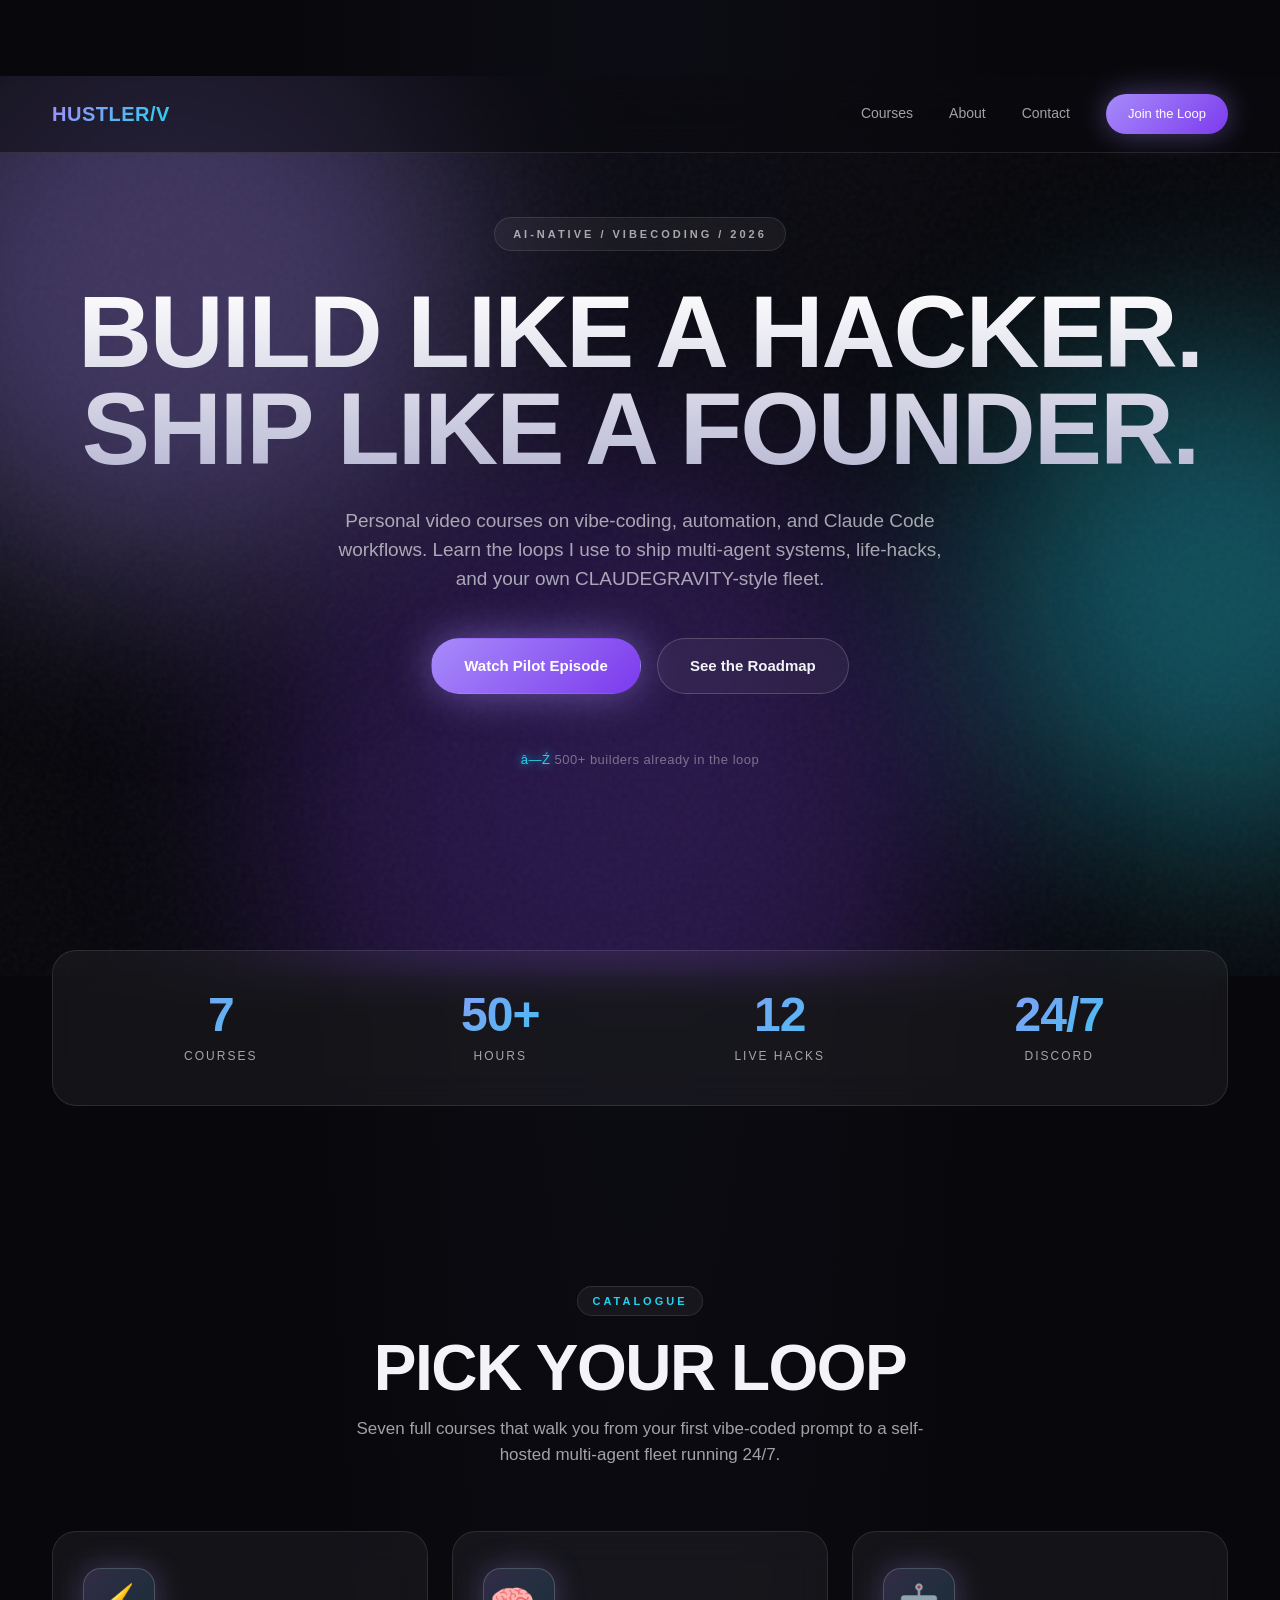
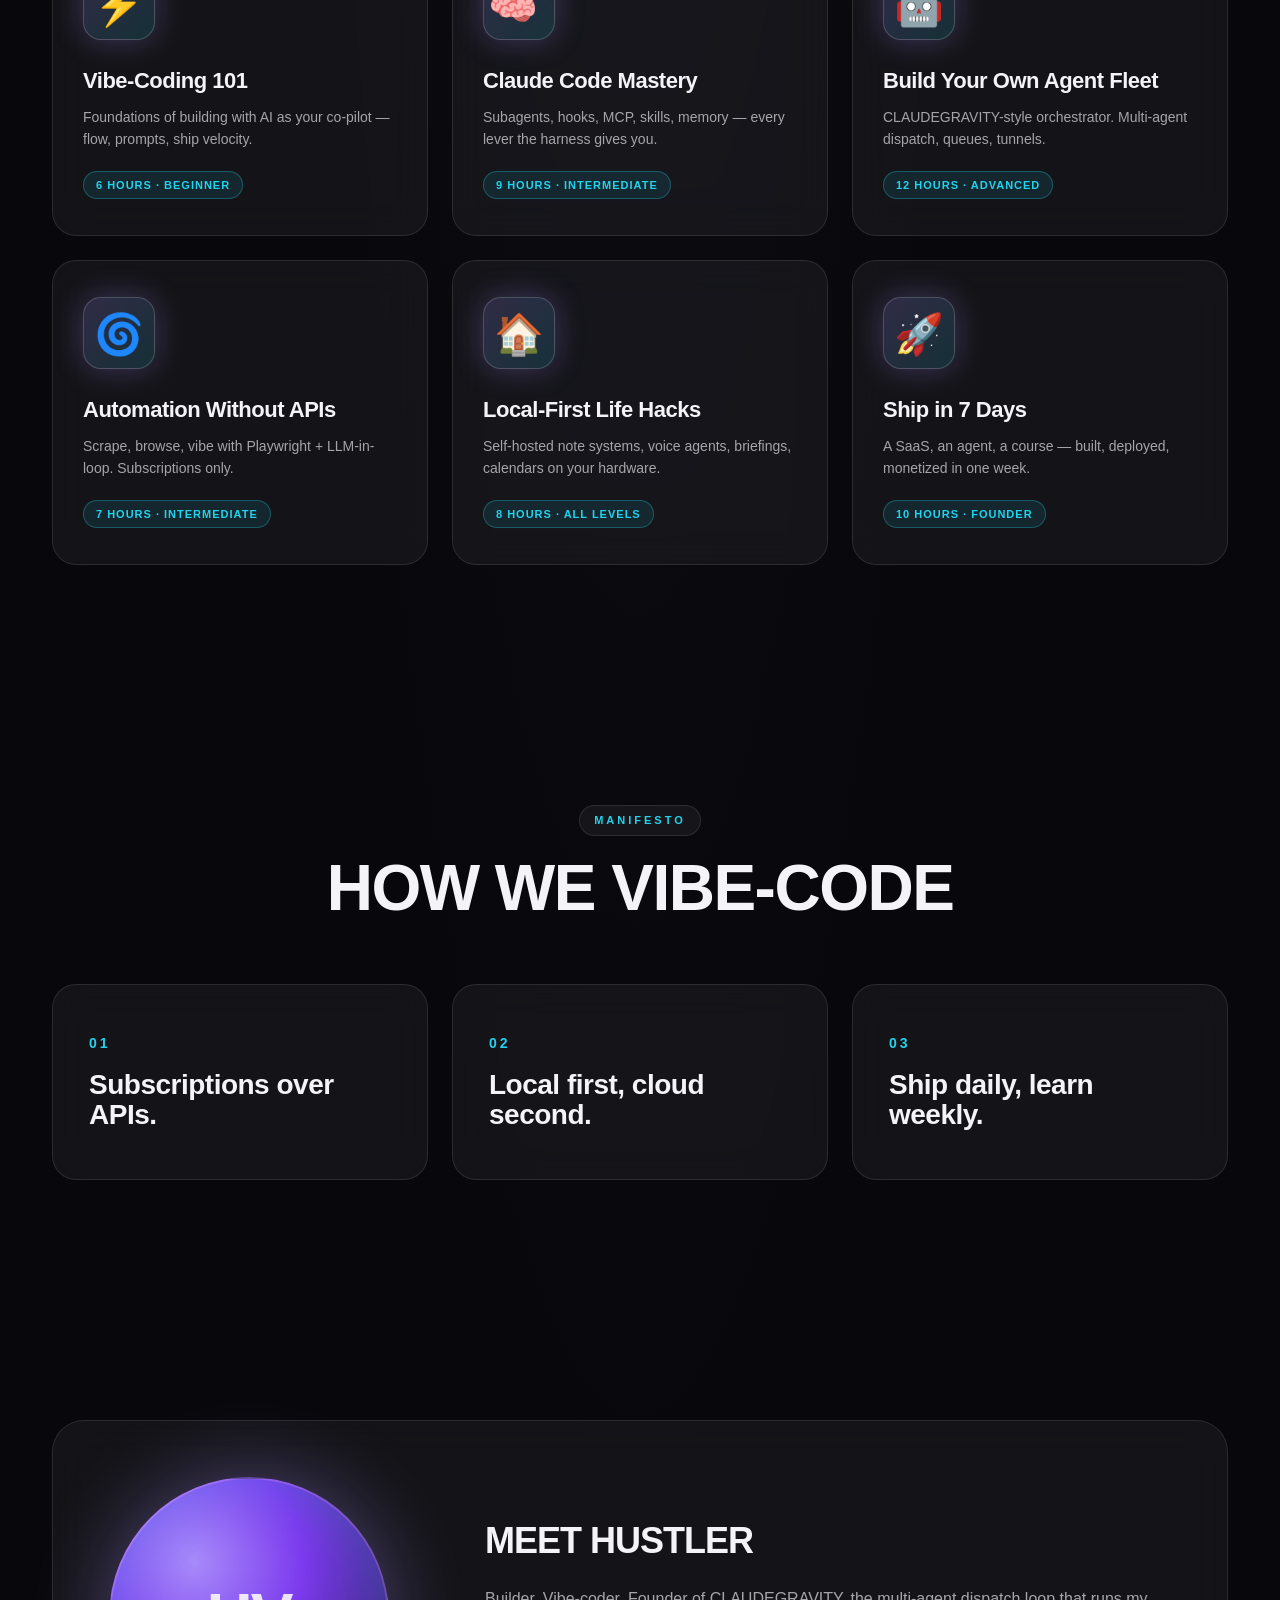
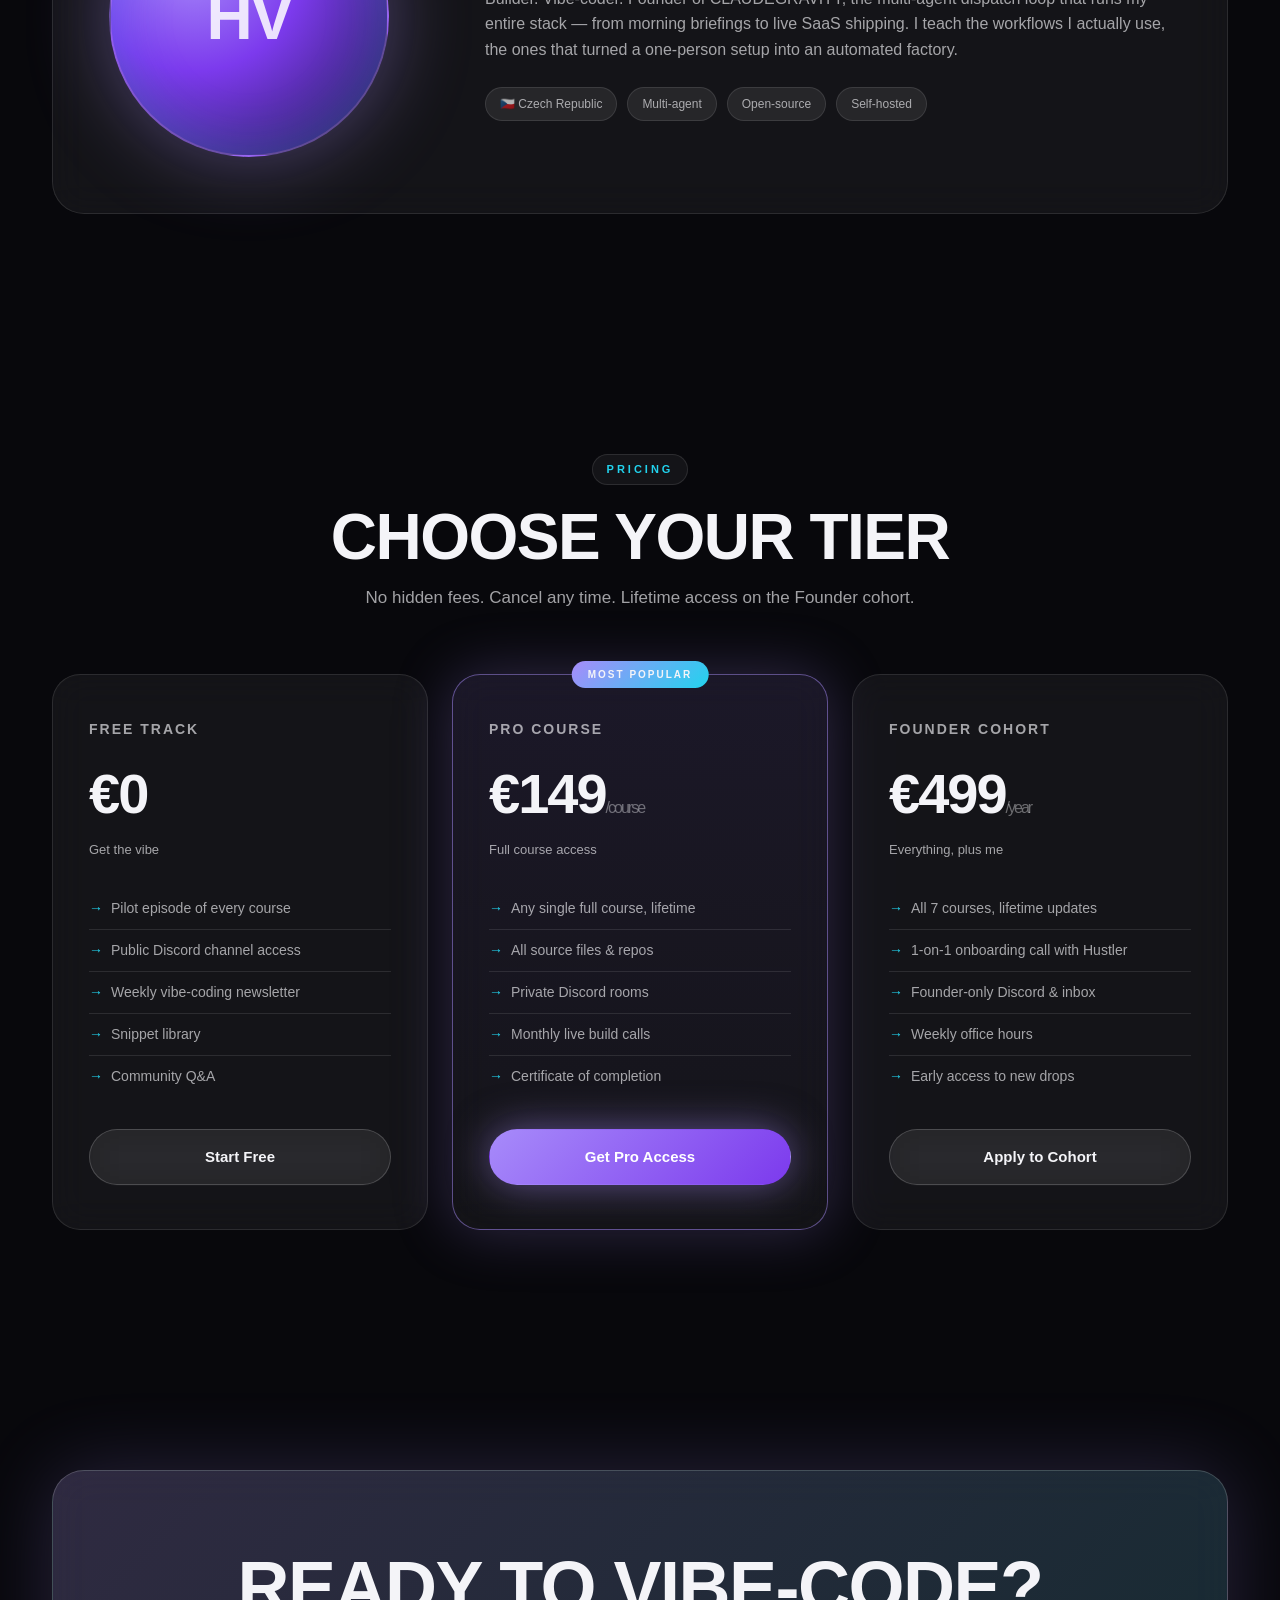
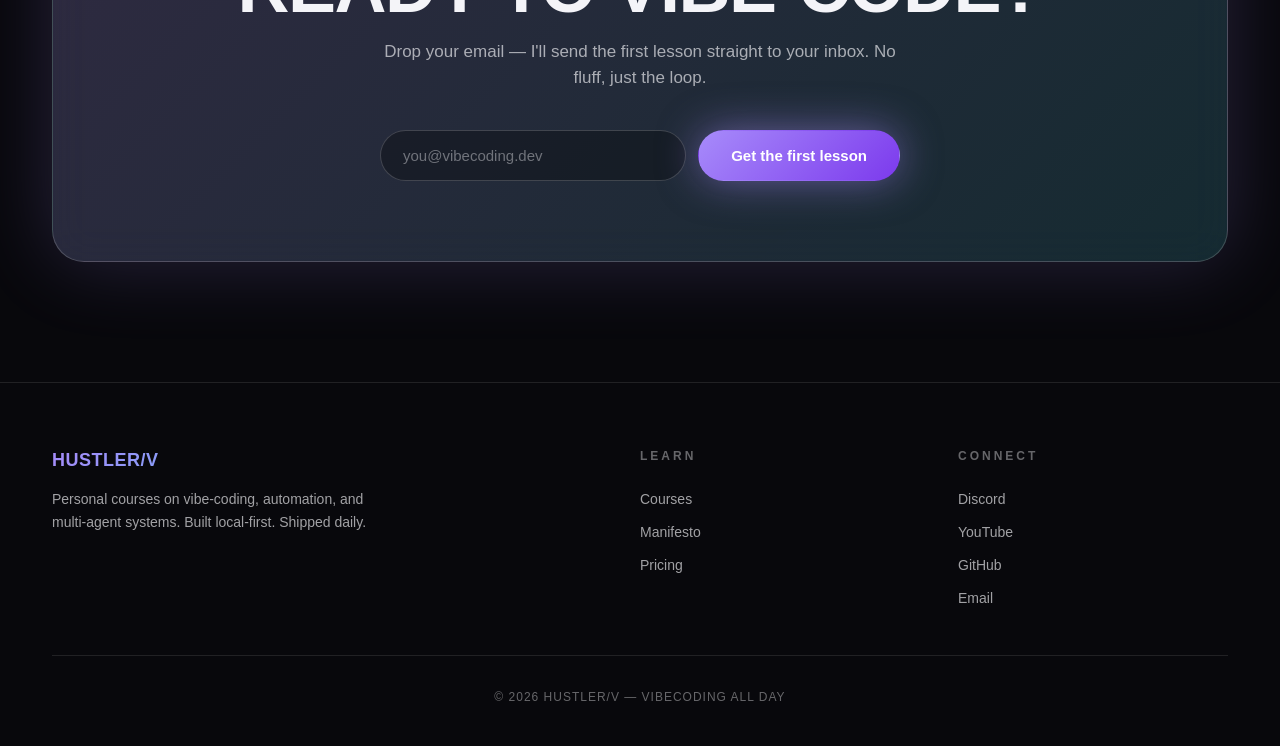
<file: index.html>
<!DOCTYPE html>
<html lang="en">
<head>
<meta charset="UTF-8">
<meta name="viewport" content="width=device-width, initial-scale=1.0">
<title>HustlerV — Vibecoding Course</title>
<style>
:root {
  --base: #08080c;
  --base-2: #0c0c14;
  --indigo: #1a1640;
  --purple: #a78bfa;
  --purple-deep: #7c3aed;
  --cyan: #22d3ee;
  --cyan-deep: #0891b2;
  --text: #f4f4f8;
  --text-dim: rgba(244,244,248,0.65);
  --text-faint: rgba(244,244,248,0.4);
  --glass: rgba(255,255,255,0.05);
  --glass-strong: rgba(255,255,255,0.08);
  --border: rgba(255,255,255,0.1);
  --border-strong: rgba(255,255,255,0.18);
  --font: -apple-system, BlinkMacSystemFont, "Segoe UI", Roboto, Helvetica, Arial, sans-serif;
}

* { box-sizing: border-box; margin: 0; padding: 0; }

html { scroll-behavior: smooth; scroll-snap-type: y proximity; }

body {
  font-family: var(--font);
  background: var(--base);
  color: var(--text);
  line-height: 1.5;
  overflow-x: hidden;
  position: relative;
  min-height: 100vh;
  background:
    radial-gradient(ellipse at top, var(--base-2) 0%, var(--base) 40%),
    linear-gradient(180deg, var(--base) 0%, var(--base) 60%, var(--indigo) 100%);
}

/* Noise overlay */
body::before {
  content: "";
  position: fixed;
  inset: 0;
  pointer-events: none;
  opacity: 0.04;
  z-index: 1;
  background-image: url("data:image/svg+xml,%3Csvg viewBox='0 0 200 200' xmlns='http://www.w3.org/2000/svg'%3E%3Cfilter id='n'%3E%3CfeTurbulence type='fractalNoise' baseFrequency='0.85' numOctaves='3'/%3E%3C/filter%3E%3Crect width='100%25' height='100%25' filter='url(%23n)'/%3E%3C/svg%3E");
}

/* Animated mesh blobs */
.mesh {
  position: fixed;
  inset: 0;
  z-index: 0;
  pointer-events: none;
  overflow: hidden;
}
.blob {
  position: absolute;
  border-radius: 50%;
  filter: blur(100px);
  opacity: 0.35;
  will-change: transform;
}
.blob-1 {
  width: 600px; height: 600px;
  background: var(--purple);
  top: -10%; left: -10%;
  animation: drift1 22s ease-in-out infinite alternate;
}
.blob-2 {
  width: 500px; height: 500px;
  background: var(--cyan);
  top: 30%; right: -15%;
  animation: drift2 28s ease-in-out infinite alternate;
}
.blob-3 {
  width: 700px; height: 700px;
  background: var(--purple-deep);
  bottom: -20%; left: 20%;
  animation: drift3 32s ease-in-out infinite alternate;
  opacity: 0.25;
}

@keyframes drift1 {
  0% { transform: translate(0,0) scale(1); }
  100% { transform: translate(200px, 150px) scale(1.2); }
}
@keyframes drift2 {
  0% { transform: translate(0,0) scale(1); }
  100% { transform: translate(-180px, 200px) scale(1.15); }
}
@keyframes drift3 {
  0% { transform: translate(0,0) scale(1); }
  100% { transform: translate(150px, -100px) scale(1.1); }
}

/* Layout */
.wrap {
  position: relative;
  z-index: 2;
  max-width: 1240px;
  margin: 0 auto;
  padding: 0 32px;
}

section {
  scroll-snap-align: start;
  padding: 120px 0;
  position: relative;
  z-index: 2;
}

/* Nav */
nav {
  position: sticky;
  top: 0;
  z-index: 100;
  padding: 18px 0;
  background: rgba(8,8,12,0.5);
  backdrop-filter: blur(20px);
  -webkit-backdrop-filter: blur(20px);
  border-bottom: 1px solid var(--border);
}
.nav-inner {
  max-width: 1240px;
  margin: 0 auto;
  padding: 0 32px;
  display: flex;
  align-items: center;
  justify-content: space-between;
}
.logo {
  font-weight: 900;
  font-size: 20px;
  letter-spacing: 0.5px;
  background: linear-gradient(135deg, var(--purple), var(--cyan));
  -webkit-background-clip: text;
  background-clip: text;
  -webkit-text-fill-color: transparent;
}
.nav-links {
  display: flex;
  gap: 36px;
  align-items: center;
}
.nav-links a {
  color: var(--text-dim);
  text-decoration: none;
  font-size: 14px;
  font-weight: 500;
  transition: color 0.2s;
}
.nav-links a:hover { color: var(--text); }
.cta-pill {
  padding: 10px 22px;
  border-radius: 100px;
  background: linear-gradient(135deg, var(--purple) 0%, var(--purple-deep) 100%);
  color: white !important;
  font-weight: 600;
  font-size: 13px !important;
  border: none;
  cursor: pointer;
  box-shadow: 0 0 30px rgba(167,139,250,0.4);
  transition: transform 0.2s, box-shadow 0.2s;
}
.cta-pill:hover {
  transform: translateY(-2px);
  box-shadow: 0 0 40px rgba(167,139,250,0.6);
}

/* Hero */
.hero {
  padding: 140px 0 120px;
  text-align: center;
}
.pretitle {
  display: inline-block;
  padding: 8px 18px;
  border-radius: 100px;
  background: var(--glass);
  border: 1px solid var(--border);
  backdrop-filter: blur(18px);
  -webkit-backdrop-filter: blur(18px);
  font-size: 11px;
  letter-spacing: 3px;
  font-weight: 600;
  color: var(--text-dim);
  margin-bottom: 32px;
  text-transform: uppercase;
}
h1.headline {
  font-size: clamp(48px, 8vw, 104px);
  font-weight: 900;
  line-height: 0.95;
  letter-spacing: -2px;
  text-transform: uppercase;
  margin-bottom: 28px;
  background: linear-gradient(180deg, #fff 0%, #b8b8d4 100%);
  -webkit-background-clip: text;
  background-clip: text;
  -webkit-text-fill-color: transparent;
}
.subhead {
  font-size: 19px;
  color: var(--text-dim);
  max-width: 620px;
  margin: 0 auto 44px;
  line-height: 1.55;
}
.cta-row {
  display: flex;
  gap: 16px;
  justify-content: center;
  flex-wrap: wrap;
  margin-bottom: 56px;
}
.btn {
  padding: 16px 32px;
  border-radius: 100px;
  font-size: 15px;
  font-weight: 600;
  cursor: pointer;
  border: 1px solid transparent;
  text-decoration: none;
  display: inline-block;
  transition: all 0.25s;
}
.btn-primary {
  background: linear-gradient(135deg, var(--purple), var(--purple-deep));
  color: white;
  box-shadow: 0 0 40px rgba(167,139,250,0.5);
}
.btn-primary:hover {
  transform: translateY(-2px);
  box-shadow: 0 10px 50px rgba(167,139,250,0.7);
}
.btn-ghost {
  background: var(--glass);
  border: 1px solid var(--border-strong);
  color: var(--text);
  backdrop-filter: blur(18px);
  -webkit-backdrop-filter: blur(18px);
}
.btn-ghost:hover {
  background: var(--glass-strong);
  border-color: var(--purple);
}
.social-proof {
  font-size: 13px;
  color: var(--text-faint);
  letter-spacing: 0.5px;
}
.social-proof::before {
  content: "â—Ź ";
  color: var(--cyan);
  text-shadow: 0 0 10px var(--cyan);
}

/* Stats */
.stats {
  padding: 60px 0;
}
.stats-grid {
  display: grid;
  grid-template-columns: repeat(4, 1fr);
  gap: 24px;
  padding: 40px;
  background: var(--glass);
  border: 1px solid var(--border);
  border-radius: 24px;
  backdrop-filter: blur(18px);
  -webkit-backdrop-filter: blur(18px);
}
.stat {
  text-align: center;
}
.stat-num {
  font-size: 48px;
  font-weight: 900;
  background: linear-gradient(135deg, var(--purple), var(--cyan));
  -webkit-background-clip: text;
  background-clip: text;
  -webkit-text-fill-color: transparent;
  letter-spacing: -1px;
  line-height: 1;
}
.stat-label {
  font-size: 12px;
  color: var(--text-dim);
  text-transform: uppercase;
  letter-spacing: 2px;
  margin-top: 8px;
}

/* Section heads */
.sec-head {
  margin-bottom: 64px;
  text-align: center;
}
.sec-pretitle {
  display: inline-block;
  padding: 6px 14px;
  border-radius: 100px;
  background: var(--glass);
  border: 1px solid var(--border);
  font-size: 11px;
  letter-spacing: 3px;
  font-weight: 600;
  color: var(--cyan);
  margin-bottom: 20px;
  text-transform: uppercase;
}
.sec-title {
  font-size: clamp(36px, 5vw, 64px);
  font-weight: 900;
  line-height: 1;
  letter-spacing: -1.5px;
  text-transform: uppercase;
  margin-bottom: 16px;
}
.sec-sub {
  font-size: 17px;
  color: var(--text-dim);
  max-width: 580px;
  margin: 0 auto;
}

/* Courses */
.courses-grid {
  display: grid;
  grid-template-columns: repeat(3, 1fr);
  gap: 24px;
}
.course-card {
  position: relative;
  padding: 36px 30px;
  background: var(--glass);
  border: 1px solid var(--border);
  border-radius: 24px;
  backdrop-filter: blur(18px);
  -webkit-backdrop-filter: blur(18px);
  transition: transform 0.3s, border-color 0.3s, box-shadow 0.3s;
  overflow: hidden;
}
.course-card::before {
  content: "";
  position: absolute;
  top: -50%; left: -50%;
  width: 200%; height: 200%;
  background: radial-gradient(circle, rgba(167,139,250,0.1) 0%, transparent 50%);
  opacity: 0;
  transition: opacity 0.4s;
  pointer-events: none;
}
.course-card:hover {
  transform: translateY(-6px);
  border-color: rgba(167,139,250,0.4);
  box-shadow: 0 20px 60px rgba(167,139,250,0.15);
}
.course-card:hover::before { opacity: 1; }
.course-icon {
  font-size: 40px;
  display: inline-block;
  width: 72px; height: 72px;
  line-height: 72px;
  text-align: center;
  border-radius: 18px;
  background: linear-gradient(135deg, rgba(167,139,250,0.2), rgba(34,211,238,0.15));
  border: 1px solid var(--border-strong);
  margin-bottom: 24px;
  box-shadow: 0 0 30px rgba(167,139,250,0.3);
}
.course-title {
  font-size: 22px;
  font-weight: 800;
  margin-bottom: 10px;
  letter-spacing: -0.5px;
}
.course-desc {
  font-size: 14px;
  color: var(--text-dim);
  margin-bottom: 20px;
  line-height: 1.55;
}
.duration-tag {
  display: inline-block;
  padding: 5px 12px;
  border-radius: 100px;
  background: rgba(34,211,238,0.1);
  border: 1px solid rgba(34,211,238,0.3);
  color: var(--cyan);
  font-size: 11px;
  font-weight: 600;
  letter-spacing: 1px;
  text-transform: uppercase;
}

/* Manifesto */
.manifesto-grid {
  display: grid;
  grid-template-columns: repeat(3, 1fr);
  gap: 24px;
}
.man-card {
  padding: 48px 36px;
  background: var(--glass);
  border: 1px solid var(--border);
  border-radius: 24px;
  backdrop-filter: blur(18px);
  -webkit-backdrop-filter: blur(18px);
  transition: transform 0.3s;
}
.man-card:hover { transform: translateY(-4px); }
.man-num {
  font-size: 14px;
  font-weight: 800;
  color: var(--cyan);
  letter-spacing: 3px;
  margin-bottom: 16px;
}
.man-title {
  font-size: 28px;
  font-weight: 900;
  line-height: 1.1;
  letter-spacing: -0.5px;
}

/* About */
.about-row {
  display: grid;
  grid-template-columns: 320px 1fr;
  gap: 56px;
  align-items: center;
  padding: 56px;
  background: var(--glass);
  border: 1px solid var(--border);
  border-radius: 32px;
  backdrop-filter: blur(18px);
  -webkit-backdrop-filter: blur(18px);
}
.portrait {
  width: 280px; height: 280px;
  border-radius: 50%;
  background:
    radial-gradient(circle at 30% 30%, var(--purple) 0%, var(--purple-deep) 40%, var(--indigo) 100%);
  border: 2px solid var(--border-strong);
  box-shadow: 0 0 80px rgba(167,139,250,0.4), inset 0 0 60px rgba(34,211,238,0.2);
  position: relative;
  overflow: hidden;
}
.portrait::after {
  content: "HV";
  position: absolute;
  inset: 0;
  display: flex;
  align-items: center;
  justify-content: center;
  font-size: 64px;
  font-weight: 900;
  color: rgba(255,255,255,0.85);
  letter-spacing: -2px;
}
.about-content h3 {
  font-size: 36px;
  font-weight: 900;
  margin-bottom: 18px;
  letter-spacing: -1px;
  text-transform: uppercase;
}
.about-content p {
  color: var(--text-dim);
  font-size: 16px;
  line-height: 1.6;
  margin-bottom: 24px;
}
.chips {
  display: flex;
  flex-wrap: wrap;
  gap: 10px;
}
.chip {
  padding: 7px 14px;
  border-radius: 100px;
  background: var(--glass-strong);
  border: 1px solid var(--border);
  font-size: 12px;
  color: var(--text-dim);
  font-weight: 500;
}

/* Pricing */
.pricing-grid {
  display: grid;
  grid-template-columns: repeat(3, 1fr);
  gap: 24px;
  align-items: stretch;
}
.tier {
  position: relative;
  padding: 44px 36px;
  background: var(--glass);
  border: 1px solid var(--border);
  border-radius: 28px;
  backdrop-filter: blur(18px);
  -webkit-backdrop-filter: blur(18px);
  transition: transform 0.3s;
  display: flex;
  flex-direction: column;
}
.tier:hover { transform: translateY(-6px); }
.tier.highlight {
  border: 1px solid rgba(167,139,250,0.5);
  background: linear-gradient(180deg, rgba(167,139,250,0.12) 0%, var(--glass) 100%);
  box-shadow: 0 0 60px rgba(167,139,250,0.25);
}
.popular-badge {
  position: absolute;
  top: -14px;
  left: 50%;
  transform: translateX(-50%);
  padding: 6px 16px;
  border-radius: 100px;
  background: linear-gradient(135deg, var(--purple), var(--cyan));
  font-size: 10px;
  font-weight: 800;
  letter-spacing: 2px;
  text-transform: uppercase;
}
.tier-name {
  font-size: 14px;
  font-weight: 700;
  letter-spacing: 2px;
  text-transform: uppercase;
  color: var(--text-dim);
  margin-bottom: 12px;
}
.tier-price {
  font-size: 56px;
  font-weight: 900;
  letter-spacing: -2px;
  margin-bottom: 4px;
}
.tier-price small {
  font-size: 16px;
  font-weight: 500;
  color: var(--text-faint);
}
.tier-tag {
  font-size: 13px;
  color: var(--text-dim);
  margin-bottom: 28px;
}
.tier ul {
  list-style: none;
  margin-bottom: 32px;
  flex: 1;
}
.tier li {
  padding: 10px 0;
  font-size: 14px;
  color: var(--text-dim);
  border-bottom: 1px solid var(--border);
  position: relative;
  padding-left: 22px;
}
.tier li:last-child { border-bottom: none; }
.tier li::before {
  content: "→";
  position: absolute;
  left: 0;
  color: var(--cyan);
  font-weight: 700;
}
.tier .btn {
  width: 100%;
  text-align: center;
}

/* Final CTA */
.final-cta {
  padding: 80px 56px;
  border-radius: 32px;
  background:
    linear-gradient(135deg, rgba(167,139,250,0.18) 0%, rgba(34,211,238,0.12) 100%),
    var(--glass);
  border: 1px solid var(--border-strong);
  backdrop-filter: blur(20px);
  -webkit-backdrop-filter: blur(20px);
  text-align: center;
  position: relative;
  overflow: hidden;
  box-shadow: 0 0 80px rgba(167,139,250,0.2);
}
.final-cta h2 {
  font-size: clamp(40px, 6vw, 72px);
  font-weight: 900;
  letter-spacing: -1.5px;
  text-transform: uppercase;
  margin-bottom: 16px;
  line-height: 1;
}
.final-cta p {
  color: var(--text-dim);
  font-size: 17px;
  max-width: 520px;
  margin: 0 auto 40px;
}
.email-form {
  display: flex;
  gap: 12px;
  max-width: 520px;
  margin: 0 auto;
  flex-wrap: wrap;
  justify-content: center;
}
.email-form input {
  flex: 1;
  min-width: 240px;
  padding: 16px 22px;
  border-radius: 100px;
  background: rgba(0,0,0,0.3);
  border: 1px solid var(--border-strong);
  color: var(--text);
  font-size: 15px;
  font-family: var(--font);
  outline: none;
  transition: border-color 0.2s;
}
.email-form input::placeholder { color: var(--text-faint); }
.email-form input:focus { border-color: var(--purple); }

/* Footer */
footer {
  padding: 64px 0 40px;
  border-top: 1px solid var(--border);
  position: relative;
  z-index: 2;
}
.footer-grid {
  display: grid;
  grid-template-columns: 2fr 1fr 1fr;
  gap: 48px;
  margin-bottom: 40px;
}
.footer-col h4 {
  font-size: 12px;
  text-transform: uppercase;
  letter-spacing: 3px;
  color: var(--text-faint);
  margin-bottom: 18px;
  font-weight: 700;
}
.footer-col a {
  display: block;
  color: var(--text-dim);
  text-decoration: none;
  font-size: 14px;
  padding: 6px 0;
  transition: color 0.2s;
}
.footer-col a:hover { color: var(--purple); }
.footer-tag {
  font-size: 14px;
  color: var(--text-dim);
  line-height: 1.6;
  margin-top: 14px;
  max-width: 320px;
}
.footer-bottom {
  padding-top: 32px;
  border-top: 1px solid var(--border);
  font-size: 12px;
  color: var(--text-faint);
  text-align: center;
  letter-spacing: 1px;
}

/* Mobile */
@media (max-width: 720px) {
  .wrap { padding: 0 20px; }
  section { padding: 80px 0; }
  .nav-links { gap: 16px; }
  .nav-links a:not(.cta-pill) { display: none; }
  .hero { padding: 80px 0; }
  h1.headline { font-size: 44px; letter-spacing: -1px; }
  .subhead { font-size: 16px; }
  .stats-grid { grid-template-columns: repeat(2, 1fr); padding: 28px; gap: 24px; }
  .stat-num { font-size: 36px; }
  .courses-grid,
  .manifesto-grid,
  .pricing-grid { grid-template-columns: 1fr; }
  .about-row { grid-template-columns: 1fr; padding: 36px; gap: 32px; text-align: center; }
  .portrait { width: 200px; height: 200px; margin: 0 auto; }
  .portrait::after { font-size: 48px; }
  .chips { justify-content: center; }
  .final-cta { padding: 56px 28px; }
  .footer-grid { grid-template-columns: 1fr; gap: 32px; }
  .sec-title { font-size: 36px; }
  .cta-row { flex-direction: column; align-items: stretch; }
  .btn { text-align: center; }
}
</style>
</head>
<body>

<div class="mesh">
  <div class="blob blob-1"></div>
  <div class="blob blob-2"></div>
  <div class="blob blob-3"></div>
</div>

<nav>
  <div class="nav-inner">
    <div class="logo">HUSTLER/V</div>
    <div class="nav-links">
      <a href="#courses">Courses</a>
      <a href="#about">About</a>
      <a href="#contact">Contact</a>
      <a href="#join" class="cta-pill">Join the Loop</a>
    </div>
  </div>
</nav>

<section class="hero">
  <div class="wrap">
    <div class="pretitle">AI-Native / Vibecoding / 2026</div>
    <h1 class="headline">Build like a hacker.<br>Ship like a founder.</h1>
    <p class="subhead">Personal video courses on vibe-coding, automation, and Claude Code workflows. Learn the loops I use to ship multi-agent systems, life-hacks, and your own CLAUDEGRAVITY-style fleet.</p>
    <div class="cta-row">
      <a href="#courses" class="btn btn-primary">Watch Pilot Episode</a>
      <a href="#manifesto" class="btn btn-ghost">See the Roadmap</a>
    </div>
    <div class="social-proof">500+ builders already in the loop</div>
  </div>
</section>

<section class="stats">
  <div class="wrap">
    <div class="stats-grid">
      <div class="stat"><div class="stat-num">7</div><div class="stat-label">Courses</div></div>
      <div class="stat"><div class="stat-num">50+</div><div class="stat-label">Hours</div></div>
      <div class="stat"><div class="stat-num">12</div><div class="stat-label">Live Hacks</div></div>
      <div class="stat"><div class="stat-num">24/7</div><div class="stat-label">Discord</div></div>
    </div>
  </div>
</section>

<section id="courses">
  <div class="wrap">
    <div class="sec-head">
      <div class="sec-pretitle">Catalogue</div>
      <h2 class="sec-title">Pick your loop</h2>
      <p class="sec-sub">Seven full courses that walk you from your first vibe-coded prompt to a self-hosted multi-agent fleet running 24/7.</p>
    </div>
    <div class="courses-grid">
      <div class="course-card">
        <div class="course-icon">⚡</div>
        <h3 class="course-title">Vibe-Coding 101</h3>
        <p class="course-desc">Foundations of building with AI as your co-pilot — flow, prompts, ship velocity.</p>
        <span class="duration-tag">6 Hours · Beginner</span>
      </div>
      <div class="course-card">
        <div class="course-icon">🧠 </div>
        <h3 class="course-title">Claude Code Mastery</h3>
        <p class="course-desc">Subagents, hooks, MCP, skills, memory — every lever the harness gives you.</p>
        <span class="duration-tag">9 Hours · Intermediate</span>
      </div>
      <div class="course-card">
        <div class="course-icon">🤖</div>
        <h3 class="course-title">Build Your Own Agent Fleet</h3>
        <p class="course-desc">CLAUDEGRAVITY-style orchestrator. Multi-agent dispatch, queues, tunnels.</p>
        <span class="duration-tag">12 Hours · Advanced</span>
      </div>
      <div class="course-card">
        <div class="course-icon">🌀</div>
        <h3 class="course-title">Automation Without APIs</h3>
        <p class="course-desc">Scrape, browse, vibe with Playwright + LLM-in-loop. Subscriptions only.</p>
        <span class="duration-tag">7 Hours · Intermediate</span>
      </div>
      <div class="course-card">
        <div class="course-icon">🏠</div>
        <h3 class="course-title">Local-First Life Hacks</h3>
        <p class="course-desc">Self-hosted note systems, voice agents, briefings, calendars on your hardware.</p>
        <span class="duration-tag">8 Hours · All Levels</span>
      </div>
      <div class="course-card">
        <div class="course-icon">🚀</div>
        <h3 class="course-title">Ship in 7 Days</h3>
        <p class="course-desc">A SaaS, an agent, a course — built, deployed, monetized in one week.</p>
        <span class="duration-tag">10 Hours · Founder</span>
      </div>
    </div>
  </div>
</section>

<section id="manifesto">
  <div class="wrap">
    <div class="sec-head">
      <div class="sec-pretitle">Manifesto</div>
      <h2 class="sec-title">How we vibe-code</h2>
    </div>
    <div class="manifesto-grid">
      <div class="man-card">
        <div class="man-num">01</div>
        <h3 class="man-title">Subscriptions over APIs.</h3>
      </div>
      <div class="man-card">
        <div class="man-num">02</div>
        <h3 class="man-title">Local first, cloud second.</h3>
      </div>
      <div class="man-card">
        <div class="man-num">03</div>
        <h3 class="man-title">Ship daily, learn weekly.</h3>
      </div>
    </div>
  </div>
</section>

<section id="about">
  <div class="wrap">
    <div class="about-row">
      <div class="portrait"></div>
      <div class="about-content">
        <h3>Meet Hustler</h3>
        <p>Builder. Vibe-coder. Founder of CLAUDEGRAVITY, the multi-agent dispatch loop that runs my entire stack — from morning briefings to live SaaS shipping. I teach the workflows I actually use, the ones that turned a one-person setup into an automated factory.</p>
        <div class="chips">
          <span class="chip">🇨🇿 Czech Republic</span>
          <span class="chip">Multi-agent</span>
          <span class="chip">Open-source</span>
          <span class="chip">Self-hosted</span>
        </div>
      </div>
    </div>
  </div>
</section>

<section id="join">
  <div class="wrap">
    <div class="sec-head">
      <div class="sec-pretitle">Pricing</div>
      <h2 class="sec-title">Choose your tier</h2>
      <p class="sec-sub">No hidden fees. Cancel any time. Lifetime access on the Founder cohort.</p>
    </div>
    <div class="pricing-grid">
      <div class="tier">
        <div class="tier-name">Free Track</div>
        <div class="tier-price">€0</div>
        <div class="tier-tag">Get the vibe</div>
        <ul>
          <li>Pilot episode of every course</li>
          <li>Public Discord channel access</li>
          <li>Weekly vibe-coding newsletter</li>
          <li>Snippet library</li>
          <li>Community Q&A</li>
        </ul>
        <a href="#contact" class="btn btn-ghost">Start Free</a>
      </div>
      <div class="tier highlight">
        <div class="popular-badge">Most Popular</div>
        <div class="tier-name">Pro Course</div>
        <div class="tier-price">€149<small>/course</small></div>
        <div class="tier-tag">Full course access</div>
        <ul>
          <li>Any single full course, lifetime</li>
          <li>All source files & repos</li>
          <li>Private Discord rooms</li>
          <li>Monthly live build calls</li>
          <li>Certificate of completion</li>
        </ul>
        <a href="#contact" class="btn btn-primary">Get Pro Access</a>
      </div>
      <div class="tier">
        <div class="tier-name">Founder Cohort</div>
        <div class="tier-price">€499<small>/year</small></div>
        <div class="tier-tag">Everything, plus me</div>
        <ul>
          <li>All 7 courses, lifetime updates</li>
          <li>1-on-1 onboarding call with Hustler</li>
          <li>Founder-only Discord & inbox</li>
          <li>Weekly office hours</li>
          <li>Early access to new drops</li>
        </ul>
        <a href="#contact" class="btn btn-ghost">Apply to Cohort</a>
      </div>
    </div>
  </div>
</section>

<section id="contact">
  <div class="wrap">
    <div class="final-cta">
      <h2>Ready to vibe-code?</h2>
      <p>Drop your email — I'll send the first lesson straight to your inbox. No fluff, just the loop.</p>
      <form class="email-form" onsubmit="event.preventDefault();">
        <input type="email" placeholder="you@vibecoding.dev" required>
        <button type="submit" class="btn btn-primary">Get the first lesson</button>
      </form>
    </div>
  </div>
</section>

<footer>
  <div class="wrap">
    <div class="footer-grid">
      <div class="footer-col">
        <div class="logo" style="font-size:18px;">HUSTLER/V</div>
        <p class="footer-tag">Personal courses on vibe-coding, automation, and multi-agent systems. Built local-first. Shipped daily.</p>
      </div>
      <div class="footer-col">
        <h4>Learn</h4>
        <a href="#courses">Courses</a>
        <a href="#manifesto">Manifesto</a>
        <a href="#join">Pricing</a>
      </div>
      <div class="footer-col">
        <h4>Connect</h4>
        <a href="#">Discord</a>
        <a href="#">YouTube</a>
        <a href="#">GitHub</a>
        <a href="#">Email</a>
      </div>
    </div>
    <div class="footer-bottom">© 2026 HUSTLER/V — VIBECODING ALL DAY</div>
  </div>
</footer>

</body>
</html>
</file>
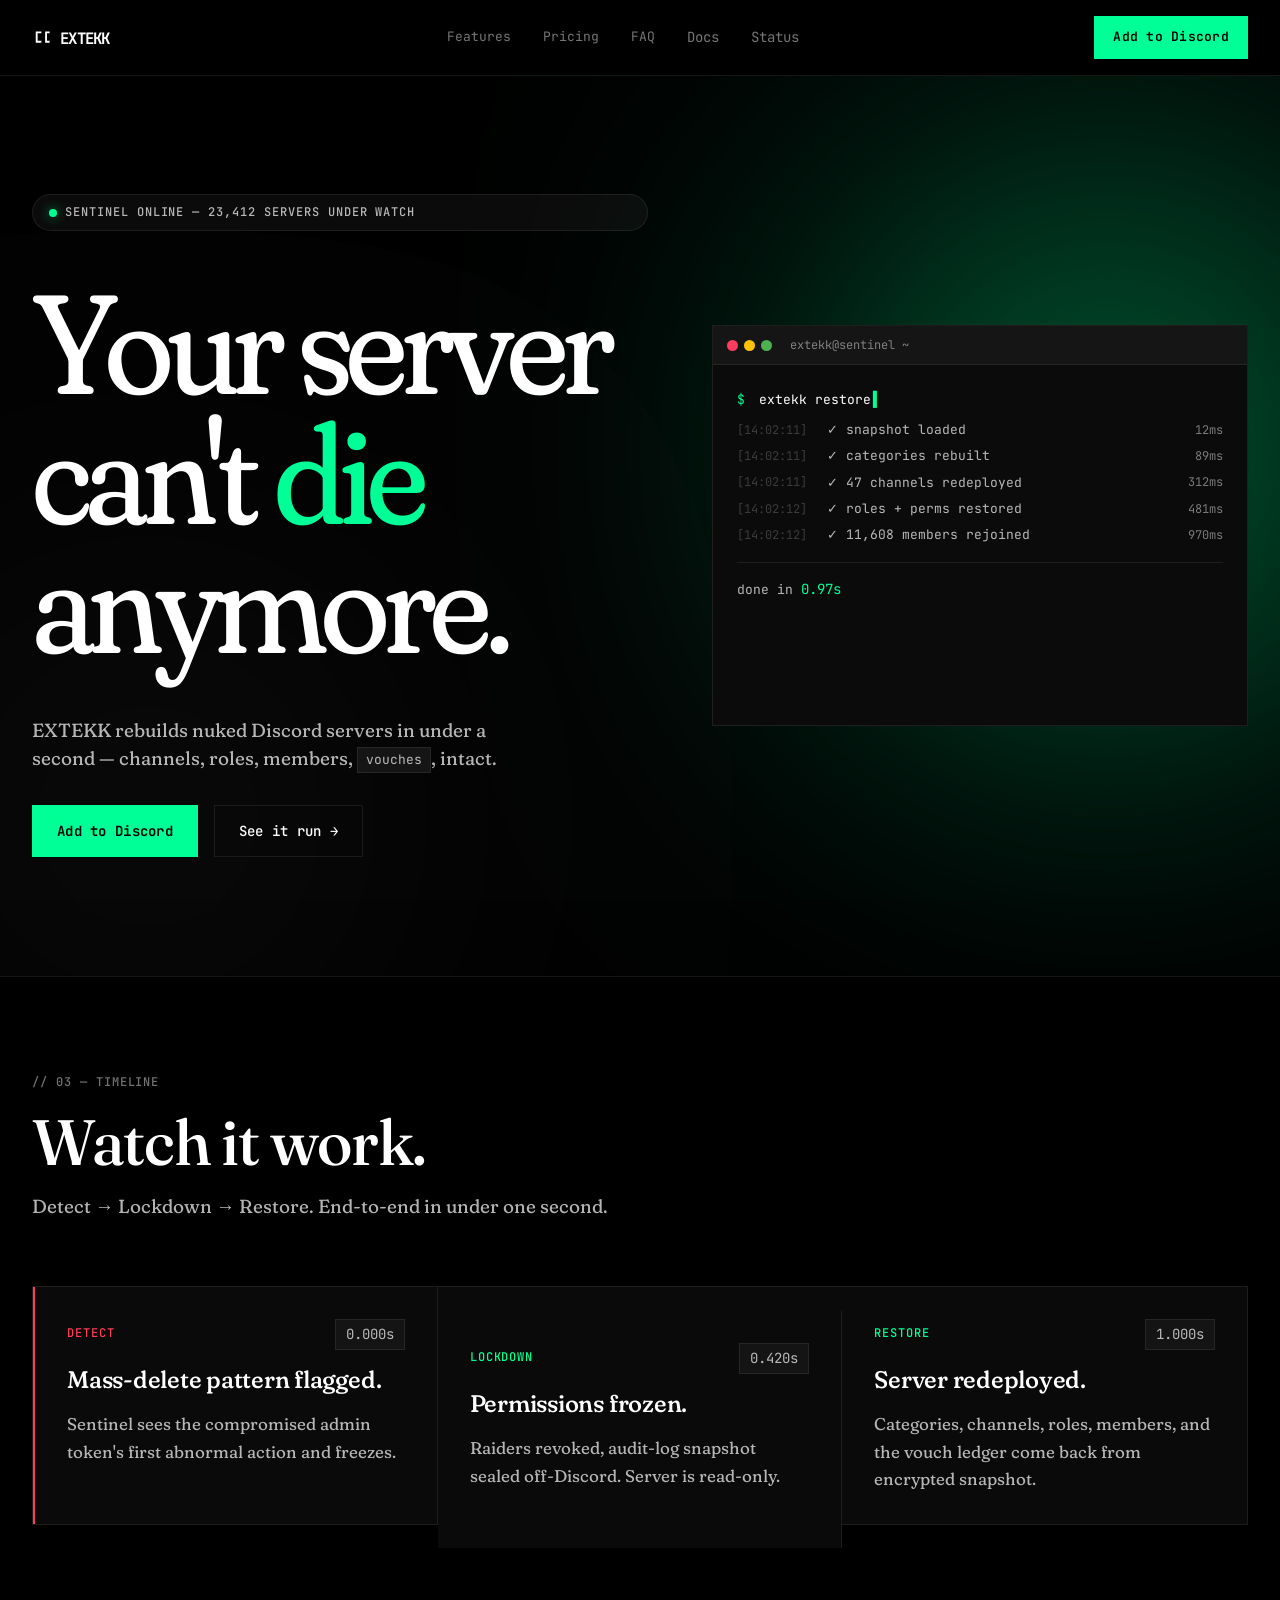
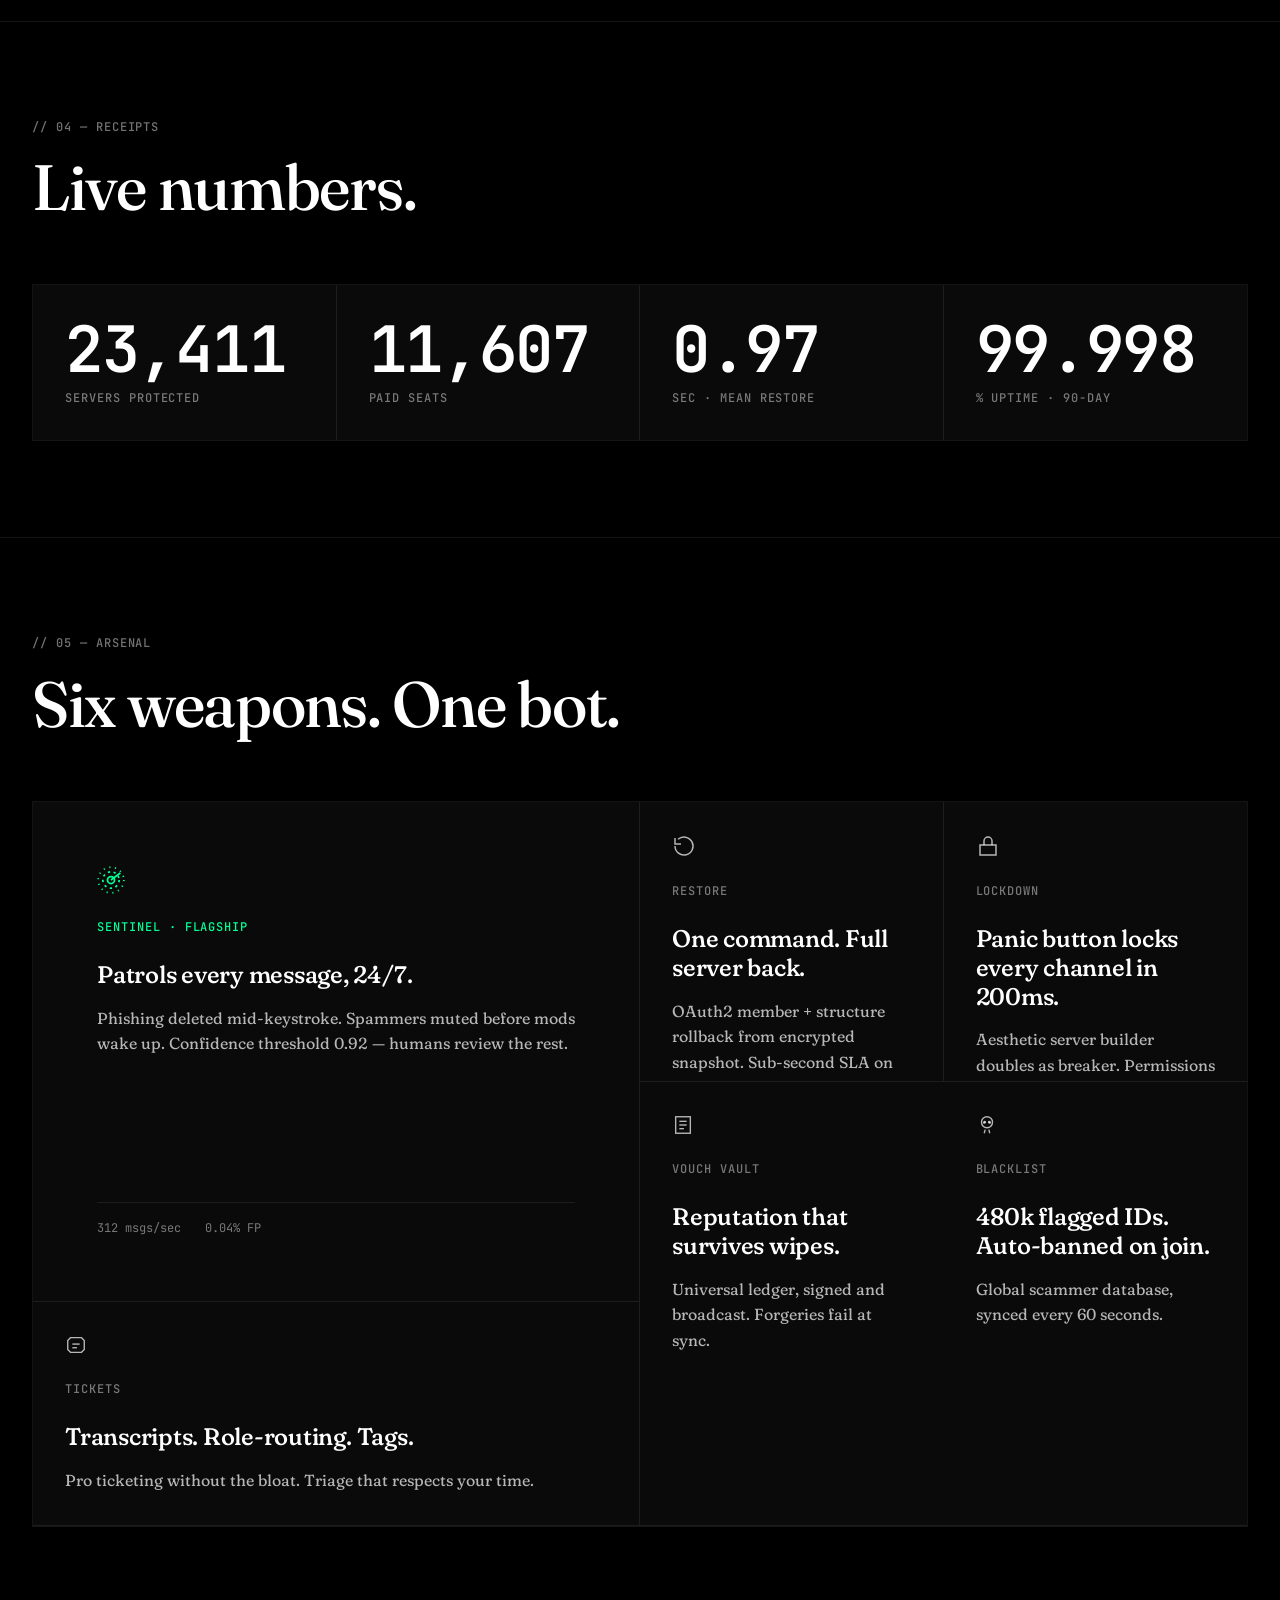
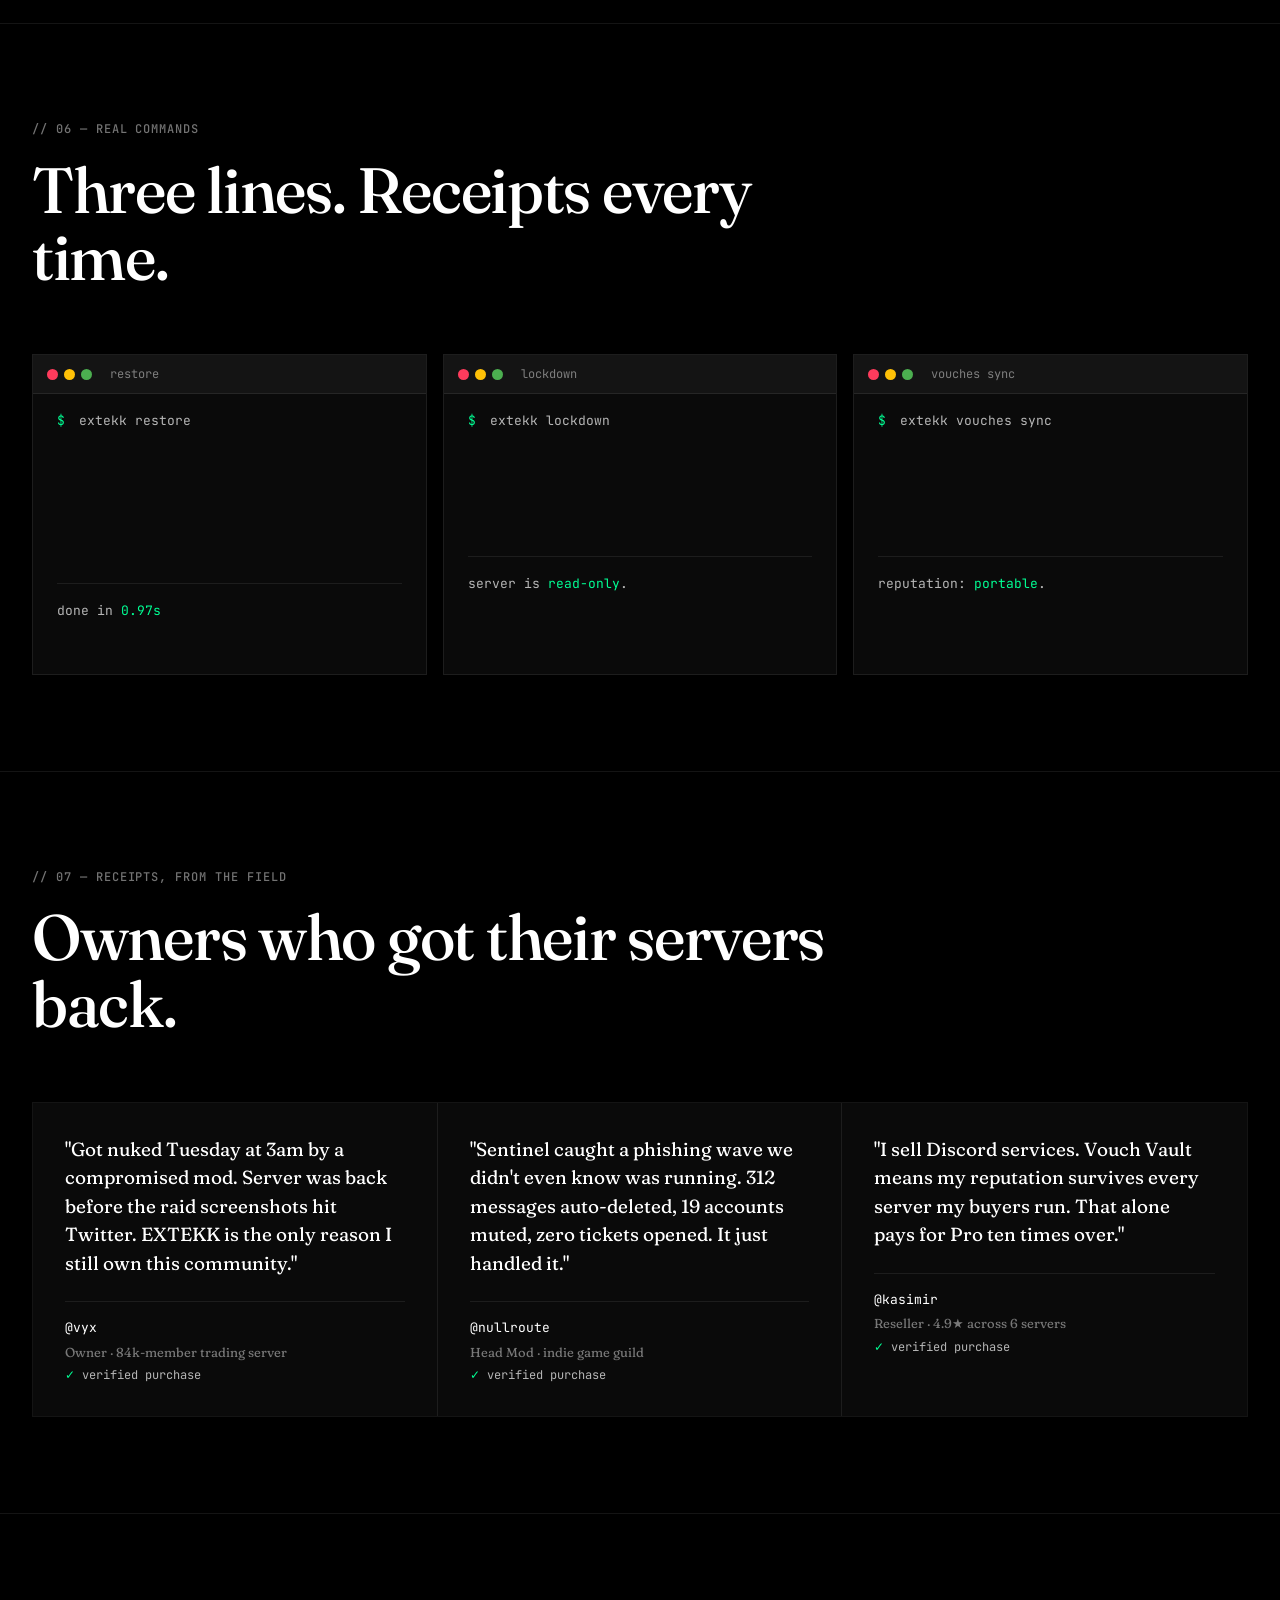
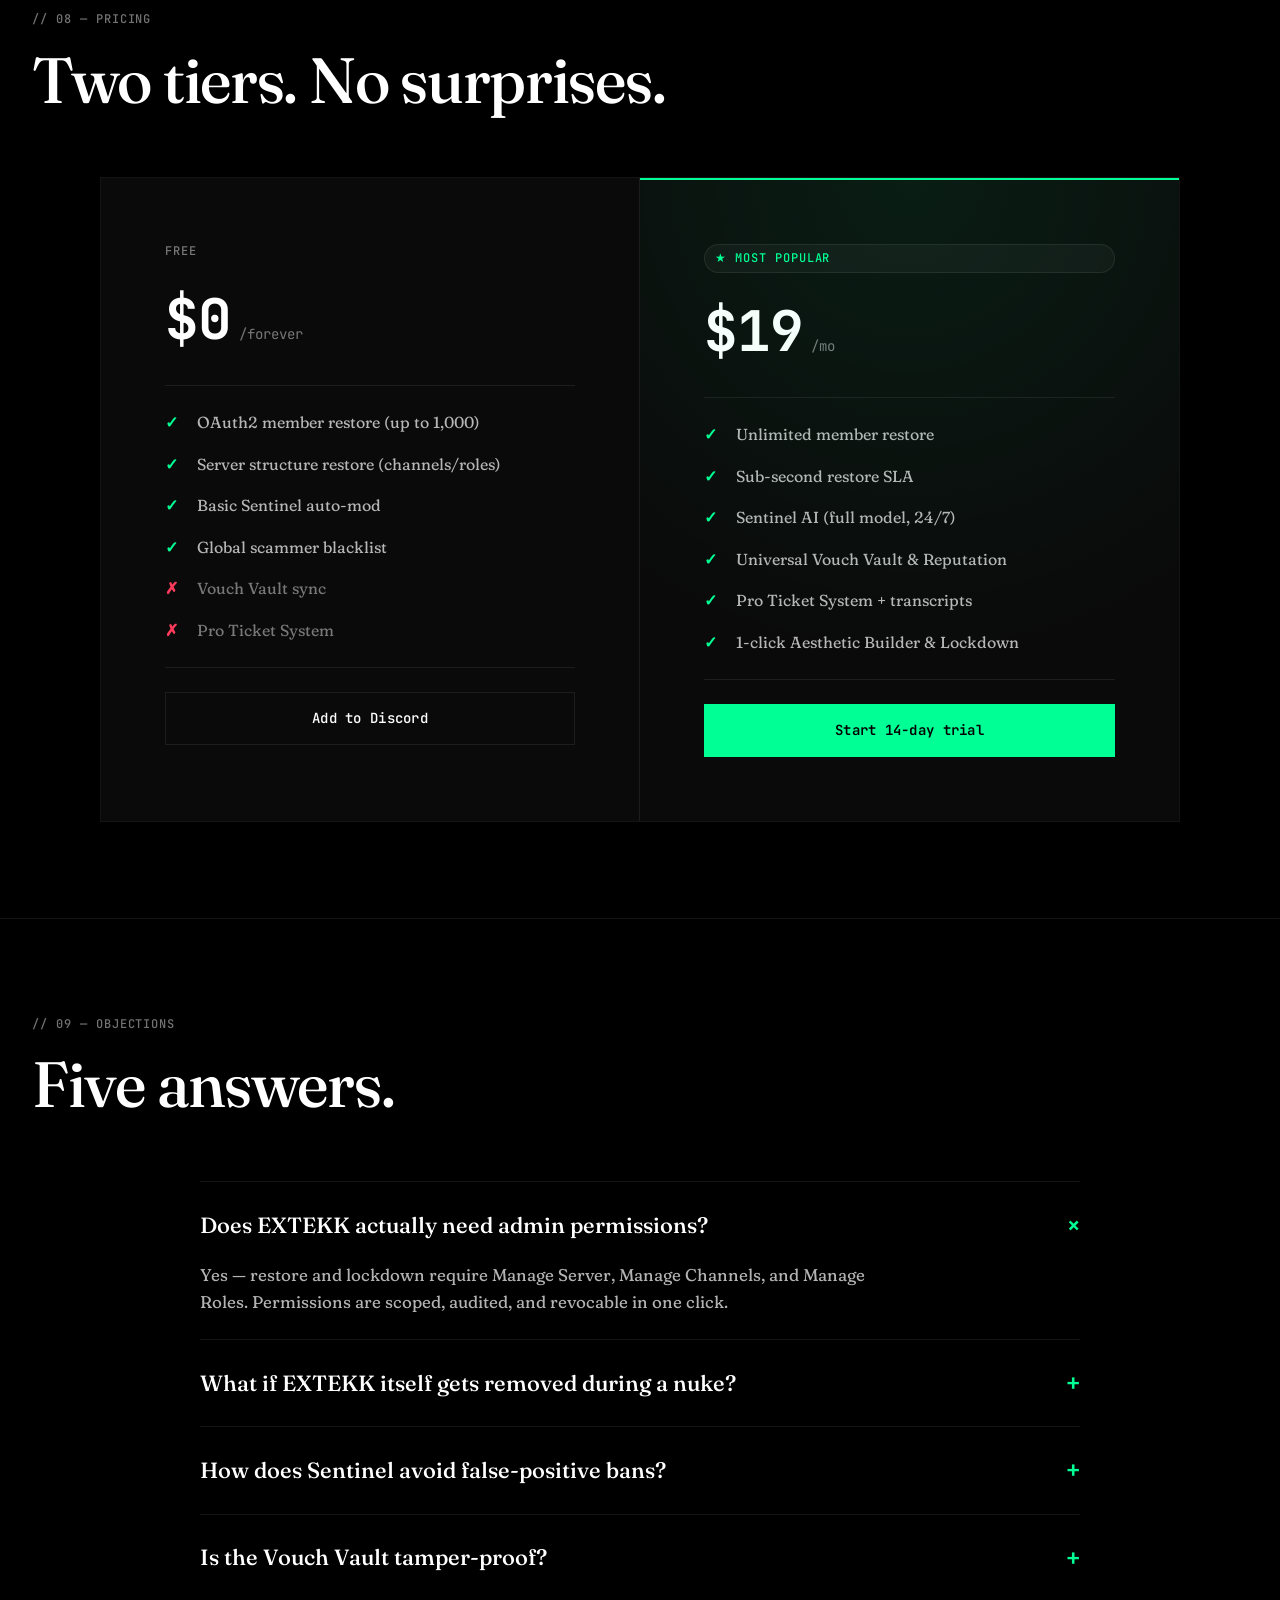
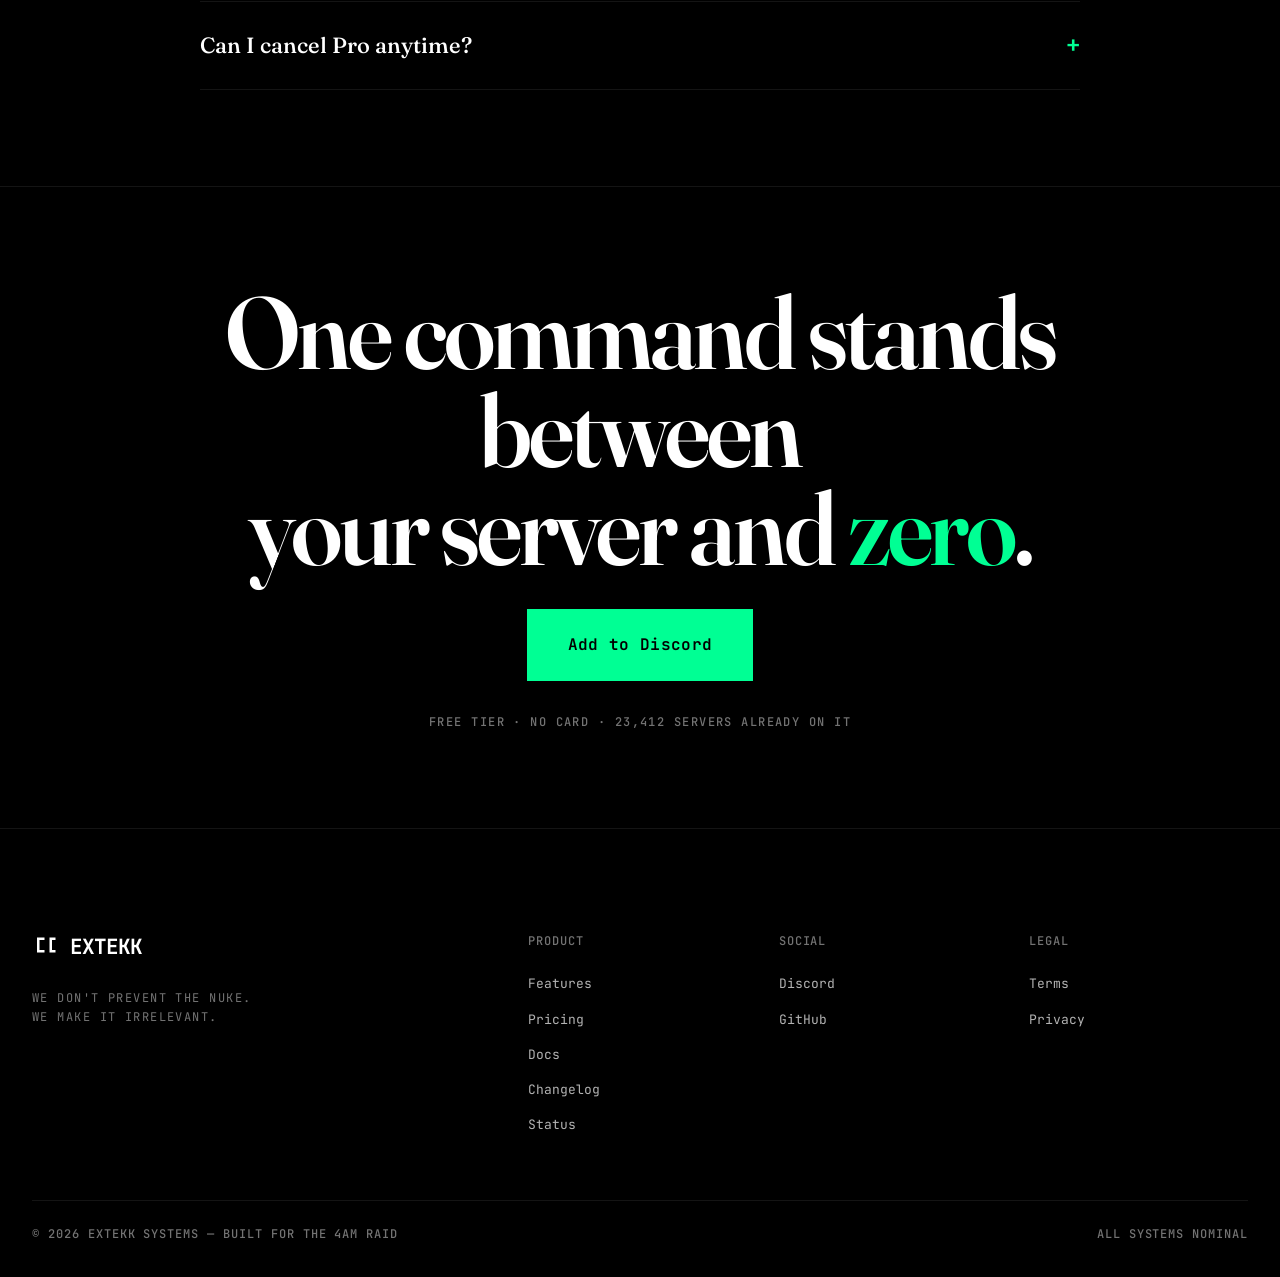
<file: projects/extekk-luxe-v2-agent-build/index.html>
<!DOCTYPE html>
<html lang="en">
<head>
<meta charset="UTF-8">
<meta name="viewport" content="width=device-width, initial-scale=1.0">
<title>EXTEKK — Your server can't die anymore.</title>
<meta name="description" content="EXTEKK rebuilds nuked Discord servers in under a second. Channels, roles, members, vouches — intact. The black-ops insurance policy for Discord communities.">
<meta name="theme-color" content="#00FF94">
<meta property="og:title" content="EXTEKK — Your server can't die anymore.">
<meta property="og:description" content="One command rebuilds what attackers took an hour to destroy. Sub-second restore, 24/7 Sentinel, universal Vouch Vault.">
<meta property="og:type" content="website">
<meta property="og:image" content="/logo.svg">
<meta name="twitter:card" content="summary_large_image">
<link rel="manifest" href="/manifest.json">
<link rel="icon" type="image/svg+xml" href="/logo.svg">
<link rel="preconnect" href="https://fonts.googleapis.com">
<link rel="preconnect" href="https://fonts.gstatic.com" crossorigin>
<link href="https://fonts.googleapis.com/css2?family=Fraunces:opsz,wght,SOFT@9..144,100..900,0..100&family=JetBrains+Mono:wght@100..800&display=swap" rel="stylesheet">
<link rel="stylesheet" href="style.css">
</head>
<body>

<!-- Animated film-grain noise overlay -->
<div class="noise" aria-hidden="true">
  <svg width="100%" height="100%" xmlns="http://www.w3.org/2000/svg">
    <filter id="grain"><feTurbulence type="fractalNoise" baseFrequency="0.85" numOctaves="3" stitchTiles="stitch"/><feColorMatrix values="0 0 0 0 1  0 0 0 0 1  0 0 0 0 1  0 0 0 0.6 0"/></filter>
    <rect width="100%" height="100%" filter="url(#grain)"/>
  </svg>
</div>

<!-- NAV -->
<nav class="nav">
  <div class="nav-inner">
    <a href="#" class="nav-logo" aria-label="EXTEKK home">
      <svg viewBox="0 0 320 80" width="120" height="30" aria-hidden="true">
        <path d="M 10 25 L 10 55 L 25 55 L 25 50 L 15 50 L 15 30 L 25 30 L 25 25 Z" fill="currentColor"/>
        <path d="M 30 55 L 42 55 L 42 50 L 35 50 L 35 30 L 42 30 L 42 25 L 30 25 Z" fill="currentColor" transform="translate(5, 0)"/>
        <text x="75" y="58" font-family="JetBrains Mono, monospace" font-size="42" font-weight="700" fill="currentColor" letter-spacing="-2">EXTEKK</text>
      </svg>
    </a>
    <ul class="nav-links">
      <li><a href="#features">Features</a></li>
      <li><a href="#pricing">Pricing</a></li>
      <li><a href="#faq">FAQ</a></li>
      <li><a href="#" class="mono">Docs</a></li>
      <li><a href="#" class="mono">Status</a></li>
    </ul>
    <a href="#cta" class="btn btn-primary nav-cta">Add to Discord</a>
    <button class="nav-burger" aria-label="Open menu" aria-expanded="false">
      <span></span><span></span><span></span>
    </button>
  </div>
</nav>

<!-- HERO -->
<header class="hero">
  <div class="blob blob-1" aria-hidden="true"></div>
  <div class="blob blob-2" aria-hidden="true"></div>

  <div class="hero-inner">
    <div class="hero-left">
      <div class="pill" role="status">
        <span class="pill-dot"></span>
        <span class="micro">SENTINEL ONLINE — 23,412 SERVERS UNDER WATCH</span>
      </div>

      <h1 class="hero-h1">Your server<br>can't <span class="acid">die</span> anymore.</h1>

      <p class="hero-sub">EXTEKK rebuilds nuked Discord servers in under a second — channels, roles, members, <span class="mono inline-tag">vouches</span>, intact.</p>

      <div class="hero-ctas">
        <a href="#cta" class="btn btn-primary">Add to Discord</a>
        <a href="#watch" class="btn btn-ghost">See it run →</a>
      </div>
    </div>

    <div class="hero-right">
      <div class="terminal terminal-hero" aria-label="Live terminal demo">
        <div class="terminal-chrome">
          <span class="dot dot-r"></span><span class="dot dot-y"></span><span class="dot dot-g"></span>
          <span class="terminal-title mono">extekk@sentinel ~ </span>
        </div>
        <div class="terminal-body" id="hero-terminal">
          <div class="t-line"><span class="t-prompt">$</span> <span class="t-cmd" data-typed="extekk restore"></span><span class="caret">▌</span></div>
          <div class="t-out" data-stream='[{"t":"[14:02:11]","m":" ✓ snapshot loaded","ms":"12ms"},{"t":"[14:02:11]","m":" ✓ categories rebuilt","ms":"89ms"},{"t":"[14:02:11]","m":" ✓ 47 channels redeployed","ms":"312ms"},{"t":"[14:02:12]","m":" ✓ roles + perms restored","ms":"481ms"},{"t":"[14:02:12]","m":" ✓ 11,608 members rejoined","ms":"970ms"}]'></div>
          <div class="t-done">done in <span class="acid mono">0.97s</span></div>
        </div>
      </div>
    </div>
  </div>
</header>

<!-- WATCH IT WORK -->
<section class="watch" id="watch">
  <div class="container">
    <div class="section-head">
      <span class="micro fg-2">// 03 — TIMELINE</span>
      <h2>Watch it work.</h2>
      <p class="lede">Detect → Lockdown → Restore. End-to-end in under one second.</p>
    </div>

    <div class="watch-grid">
      <div class="watch-card watch-card--detect" data-step="0">
        <div class="watch-meta"><span class="micro alert">DETECT</span><span class="watch-time mono" data-target="0">0.000s</span></div>
        <h3>Mass-delete pattern flagged.</h3>
        <p>Sentinel sees the compromised admin token's first abnormal action and freezes.</p>
        <div class="alert-pulse" aria-hidden="true"></div>
      </div>

      <div class="watch-card watch-card--lockdown" data-step="1">
        <div class="watch-meta"><span class="micro acid">LOCKDOWN</span><span class="watch-time mono" data-target="0.420">0.000s</span></div>
        <h3>Permissions frozen.</h3>
        <p>Raiders revoked, audit-log snapshot sealed off-Discord. Server is read-only.</p>
      </div>

      <div class="watch-card watch-card--restore" data-step="2">
        <div class="watch-meta"><span class="micro acid">RESTORE</span><span class="watch-time mono" data-target="1.000">0.000s</span></div>
        <h3>Server redeployed.</h3>
        <p>Categories, channels, roles, members, and the vouch ledger come back from encrypted snapshot.</p>
      </div>
    </div>
  </div>
</section>

<!-- LIVE NUMBERS -->
<section class="numbers">
  <div class="container">
    <div class="numbers-head">
      <span class="micro fg-2">// 04 — RECEIPTS</span>
      <h2>Live numbers.</h2>
    </div>
    <div class="numbers-grid">
      <div class="num-card">
        <div class="num-value mono" data-count="23412" data-format="int">0</div>
        <div class="num-label micro">SERVERS PROTECTED</div>
      </div>
      <div class="num-card">
        <div class="num-value mono" data-count="11608" data-format="int">0</div>
        <div class="num-label micro">PAID SEATS</div>
      </div>
      <div class="num-card">
        <div class="num-value mono" data-count="0.97" data-format="dec2">0</div>
        <div class="num-label micro">SEC · MEAN RESTORE</div>
      </div>
      <div class="num-card">
        <div class="num-value mono" data-count="99.998" data-format="dec3">0</div>
        <div class="num-label micro">% UPTIME · 90-DAY</div>
      </div>
    </div>
  </div>
</section>

<!-- BENTO ARSENAL -->
<section class="bento" id="features">
  <div class="container">
    <div class="section-head">
      <span class="micro fg-2">// 05 — ARSENAL</span>
      <h2>Six weapons. One bot.</h2>
    </div>

    <div class="bento-grid">
      <article class="cell cell--hero glow-card" data-area="sentinel">
        <div class="cell-icon"><svg viewBox="0 0 24 24" width="28" height="28" fill="none" stroke="currentColor" stroke-width="1.5"><circle cx="12" cy="12" r="3"/><circle cx="12" cy="12" r="7" stroke-dasharray="2 3"/><circle cx="12" cy="12" r="11" stroke-dasharray="1 4"/><line x1="12" y1="12" x2="20" y2="6"/></svg></div>
        <span class="micro acid">SENTINEL · FLAGSHIP</span>
        <h3>Patrols every message, 24/7.</h3>
        <p>Phishing deleted mid-keystroke. Spammers muted before mods wake up. Confidence threshold 0.92 — humans review the rest.</p>
        <div class="cell-meta mono"><span>312 msgs/sec</span><span>0.04% FP</span></div>
      </article>

      <article class="cell cell--medium glow-card" data-area="restore">
        <div class="cell-icon"><svg viewBox="0 0 24 24" width="24" height="24" fill="none" stroke="currentColor" stroke-width="1.5"><path d="M3 12a9 9 0 1 0 3-6.7"/><polyline points="3 4 3 10 9 10"/></svg></div>
        <span class="micro fg-2">RESTORE</span>
        <h3>One command. Full server back.</h3>
        <p>OAuth2 member + structure rollback from encrypted snapshot. Sub-second SLA on Pro.</p>
      </article>

      <article class="cell cell--medium glow-card" data-area="lockdown">
        <div class="cell-icon"><svg viewBox="0 0 24 24" width="24" height="24" fill="none" stroke="currentColor" stroke-width="1.5"><rect x="4" y="11" width="16" height="10"/><path d="M8 11V7a4 4 0 0 1 8 0v4"/></svg></div>
        <span class="micro fg-2">LOCKDOWN</span>
        <h3>Panic button locks every channel in 200ms.</h3>
        <p>Aesthetic server builder doubles as breaker. Permissions freeze, raiders revoke.</p>
      </article>

      <article class="cell cell--small glow-card" data-area="vouches">
        <div class="cell-icon"><svg viewBox="0 0 24 24" width="22" height="22" fill="none" stroke="currentColor" stroke-width="1.5"><rect x="4" y="3" width="16" height="18"/><line x1="8" y1="8" x2="16" y2="8"/><line x1="8" y1="12" x2="16" y2="12"/><line x1="8" y1="16" x2="13" y2="16"/></svg></div>
        <span class="micro fg-2">VOUCH VAULT</span>
        <h3>Reputation that survives wipes.</h3>
        <p>Universal ledger, signed and broadcast. Forgeries fail at sync.</p>
      </article>

      <article class="cell cell--small glow-card" data-area="tickets">
        <div class="cell-icon"><svg viewBox="0 0 24 24" width="22" height="22" fill="none" stroke="currentColor" stroke-width="1.5"><path d="M3 7l3-3h12l3 3v10l-3 3H6l-3-3z"/><line x1="8" y1="11" x2="16" y2="11"/><line x1="8" y1="15" x2="13" y2="15"/></svg></div>
        <span class="micro fg-2">TICKETS</span>
        <h3>Transcripts. Role-routing. Tags.</h3>
        <p>Pro ticketing without the bloat. Triage that respects your time.</p>
      </article>

      <article class="cell cell--small glow-card" data-area="blacklist">
        <div class="cell-icon"><svg viewBox="0 0 24 24" width="22" height="22" fill="none" stroke="currentColor" stroke-width="1.5"><circle cx="12" cy="9" r="6"/><path d="M9 21l1-4M14 17l1 4M8 9l1 1M15 10l1-1"/><circle cx="9.5" cy="9" r="0.8" fill="currentColor"/><circle cx="14.5" cy="9" r="0.8" fill="currentColor"/></svg></div>
        <span class="micro fg-2">BLACKLIST</span>
        <h3>480k flagged IDs. Auto-banned on join.</h3>
        <p>Global scammer database, synced every 60 seconds.</p>
      </article>
    </div>
  </div>
</section>

<!-- TERMINAL DEMO -->
<section class="demo">
  <div class="container">
    <div class="section-head">
      <span class="micro fg-2">// 06 — REAL COMMANDS</span>
      <h2>Three lines. Receipts every time.</h2>
    </div>

    <div class="demo-grid">
      <div class="terminal">
        <div class="terminal-chrome"><span class="dot dot-r"></span><span class="dot dot-y"></span><span class="dot dot-g"></span><span class="terminal-title mono">restore</span></div>
        <div class="terminal-body mono">
          <div class="t-line"><span class="t-prompt">$</span> extekk restore</div>
          <div class="t-row"><span class="t-time">[14:02:11]</span> <span class="acid">✓</span> snapshot loaded<span class="t-ms">12ms</span></div>
          <div class="t-row"><span class="t-time">[14:02:11]</span> <span class="acid">✓</span> categories rebuilt<span class="t-ms">89ms</span></div>
          <div class="t-row"><span class="t-time">[14:02:11]</span> <span class="acid">✓</span> 47 channels redeployed<span class="t-ms">312ms</span></div>
          <div class="t-row"><span class="t-time">[14:02:12]</span> <span class="acid">✓</span> roles + perms restored<span class="t-ms">481ms</span></div>
          <div class="t-row"><span class="t-time">[14:02:12]</span> <span class="acid">✓</span> 11,608 members rejoined<span class="t-ms">970ms</span></div>
          <div class="t-done">done in <span class="acid">0.97s</span></div>
        </div>
      </div>

      <div class="terminal">
        <div class="terminal-chrome"><span class="dot dot-r"></span><span class="dot dot-y"></span><span class="dot dot-g"></span><span class="terminal-title mono">lockdown</span></div>
        <div class="terminal-body mono">
          <div class="t-line"><span class="t-prompt">$</span> extekk lockdown</div>
          <div class="t-row"><span class="t-time">[14:02:11]</span> <span class="acid">✓</span> admin tokens revoked<span class="t-ms">08ms</span></div>
          <div class="t-row"><span class="t-time">[14:02:11]</span> <span class="acid">✓</span> all channels frozen<span class="t-ms">94ms</span></div>
          <div class="t-row"><span class="t-time">[14:02:11]</span> <span class="acid">✓</span> raid pattern logged<span class="t-ms">142ms</span></div>
          <div class="t-row"><span class="t-time">[14:02:11]</span> <span class="acid">✓</span> audit snapshot sealed<span class="t-ms">201ms</span></div>
          <div class="t-done">server is <span class="acid">read-only</span>.</div>
        </div>
      </div>

      <div class="terminal">
        <div class="terminal-chrome"><span class="dot dot-r"></span><span class="dot dot-y"></span><span class="dot dot-g"></span><span class="terminal-title mono">vouches sync</span></div>
        <div class="terminal-body mono">
          <div class="t-line"><span class="t-prompt">$</span> extekk vouches sync</div>
          <div class="t-row"><span class="t-time">[14:02:11]</span> <span class="acid">✓</span> vault handshake<span class="t-ms">44ms</span></div>
          <div class="t-row"><span class="t-time">[14:02:11]</span> <span class="acid">✓</span> 8,412 vouches verified<span class="t-ms">380ms</span></div>
          <div class="t-row"><span class="t-time">[14:02:11]</span> <span class="acid">✓</span> 12 forgeries rejected<span class="t-ms">391ms</span></div>
          <div class="t-row"><span class="t-time">[14:02:11]</span> <span class="acid">✓</span> ledger broadcast<span class="t-ms">522ms</span></div>
          <div class="t-done">reputation: <span class="acid">portable</span>.</div>
        </div>
      </div>
    </div>
  </div>
</section>

<!-- TESTIMONIALS -->
<section class="testimonials">
  <div class="container">
    <div class="section-head">
      <span class="micro fg-2">// 07 — RECEIPTS, FROM THE FIELD</span>
      <h2>Owners who got their servers back.</h2>
    </div>

    <div class="t-grid">
      <figure class="quote">
        <blockquote>"Got nuked Tuesday at 3am by a compromised mod. Server was back before the raid screenshots hit Twitter. EXTEKK is the only reason I still own this community."</blockquote>
        <figcaption>
          <span class="who mono">@vyx</span>
          <span class="role">Owner · 84k-member trading server</span>
          <span class="badge mono"><span class="acid">✓</span> verified purchase</span>
        </figcaption>
      </figure>

      <figure class="quote">
        <blockquote>"Sentinel caught a phishing wave we didn't even know was running. 312 messages auto-deleted, 19 accounts muted, zero tickets opened. It just handled it."</blockquote>
        <figcaption>
          <span class="who mono">@nullroute</span>
          <span class="role">Head Mod · indie game guild</span>
          <span class="badge mono"><span class="acid">✓</span> verified purchase</span>
        </figcaption>
      </figure>

      <figure class="quote">
        <blockquote>"I sell Discord services. Vouch Vault means my reputation survives every server my buyers run. That alone pays for Pro ten times over."</blockquote>
        <figcaption>
          <span class="who mono">@kasimir</span>
          <span class="role">Reseller · 4.9★ across 6 servers</span>
          <span class="badge mono"><span class="acid">✓</span> verified purchase</span>
        </figcaption>
      </figure>
    </div>
  </div>
</section>

<!-- PRICING -->
<section class="pricing" id="pricing">
  <div class="container">
    <div class="section-head">
      <span class="micro fg-2">// 08 — PRICING</span>
      <h2>Two tiers. No surprises.</h2>
    </div>

    <div class="price-grid">
      <article class="price-card">
        <header class="price-head">
          <span class="micro fg-2">FREE</span>
          <div class="price-amount"><span class="mono">$0</span><span class="price-unit">/forever</span></div>
        </header>
        <ul class="price-list">
          <li><span class="acid">✓</span> OAuth2 member restore (up to 1,000)</li>
          <li><span class="acid">✓</span> Server structure restore (channels/roles)</li>
          <li><span class="acid">✓</span> Basic Sentinel auto-mod</li>
          <li><span class="acid">✓</span> Global scammer blacklist</li>
          <li class="off"><span class="alert-x">✗</span> Vouch Vault sync</li>
          <li class="off"><span class="alert-x">✗</span> Pro Ticket System</li>
        </ul>
        <a href="#cta" class="btn btn-ghost btn-block">Add to Discord</a>
      </article>

      <article class="price-card price-card--pro">
        <header class="price-head">
          <span class="pill pill-static"><span class="micro acid">★ MOST POPULAR</span></span>
          <div class="price-amount"><span class="mono">$19</span><span class="price-unit">/mo</span></div>
        </header>
        <ul class="price-list">
          <li><span class="acid">✓</span> Unlimited member restore</li>
          <li><span class="acid">✓</span> Sub-second restore SLA</li>
          <li><span class="acid">✓</span> Sentinel AI (full model, 24/7)</li>
          <li><span class="acid">✓</span> Universal Vouch Vault & Reputation</li>
          <li><span class="acid">✓</span> Pro Ticket System + transcripts</li>
          <li><span class="acid">✓</span> 1-click Aesthetic Builder & Lockdown</li>
        </ul>
        <a href="#cta" class="btn btn-primary btn-block">Start 14-day trial</a>
      </article>
    </div>
  </div>
</section>

<!-- FAQ -->
<section class="faq" id="faq">
  <div class="container">
    <div class="section-head">
      <span class="micro fg-2">// 09 — OBJECTIONS</span>
      <h2>Five answers.</h2>
    </div>

    <div class="faq-list">
      <details open><summary>Does EXTEKK actually need admin permissions?<span class="faq-mark">+</span></summary><div class="faq-body"><p>Yes — restore and lockdown require Manage Server, Manage Channels, and Manage Roles. Permissions are scoped, audited, and revocable in one click.</p></div></details>
      <details><summary>What if EXTEKK itself gets removed during a nuke?<span class="faq-mark">+</span></summary><div class="faq-body"><p>Snapshots are stored off-Discord on encrypted infrastructure. Re-add the bot, run <code class="mono">extekk restore</code>, and the server returns from the last snapshot — even if EXTEKK was kicked first.</p></div></details>
      <details><summary>How does Sentinel avoid false-positive bans?<span class="faq-mark">+</span></summary><div class="faq-body"><p>Sentinel uses a confidence threshold; below 0.92 it mutes and flags for human review, never bans. Every action is logged with the matching pattern.</p></div></details>
      <details><summary>Is the Vouch Vault tamper-proof?<span class="faq-mark">+</span></summary><div class="faq-body"><p>Each vouch is signed and broadcast to a shared ledger. Forged or duplicate entries fail verification at sync and are rejected — see the live counter above.</p></div></details>
      <details><summary>Can I cancel Pro anytime?<span class="faq-mark">+</span></summary><div class="faq-body"><p>Yes. Cancel mid-cycle, keep Pro until the period ends, drop to Free with no data loss. Trial cancels with one click and never charges.</p></div></details>
    </div>
  </div>
</section>

<!-- FINAL CTA -->
<section class="final-cta" id="cta">
  <div class="container">
    <h2 class="final-h">One command stands between<br>your server and <span class="acid">zero</span>.</h2>
    <a href="#" class="btn btn-primary btn-large">Add to Discord</a>
    <p class="micro fg-2 final-note">FREE TIER · NO CARD · 23,412 SERVERS ALREADY ON IT</p>
  </div>
</section>

<!-- FOOTER -->
<footer class="footer">
  <div class="container">
    <div class="footer-top">
      <div class="footer-brand">
        <svg viewBox="0 0 320 80" width="160" height="40" aria-hidden="true">
          <path d="M 10 25 L 10 55 L 25 55 L 25 50 L 15 50 L 15 30 L 25 30 L 25 25 Z" fill="currentColor"/>
          <path d="M 30 55 L 42 55 L 42 50 L 35 50 L 35 30 L 42 30 L 42 25 L 30 25 Z" fill="currentColor" transform="translate(5, 0)"/>
          <text x="75" y="58" font-family="JetBrains Mono, monospace" font-size="42" font-weight="700" fill="currentColor" letter-spacing="-2">EXTEKK</text>
        </svg>
        <p class="footer-tag mono">WE DON'T PREVENT THE NUKE.<br>WE MAKE IT IRRELEVANT.</p>
      </div>
      <div class="footer-cols">
        <div><span class="micro fg-2">PRODUCT</span><ul><li><a href="#features">Features</a></li><li><a href="#pricing">Pricing</a></li><li><a href="#">Docs</a></li><li><a href="#">Changelog</a></li><li><a href="#">Status</a></li></ul></div>
        <div><span class="micro fg-2">SOCIAL</span><ul><li><a href="#">Discord</a></li><li><a href="#">GitHub</a></li></ul></div>
        <div><span class="micro fg-2">LEGAL</span><ul><li><a href="#">Terms</a></li><li><a href="#">Privacy</a></li></ul></div>
      </div>
    </div>
    <div class="footer-bottom">
      <span class="micro fg-2">© 2026 EXTEKK SYSTEMS — BUILT FOR THE 4AM RAID</span>
      <span class="micro fg-2"><span class="pill-dot"></span> ALL SYSTEMS NOMINAL</span>
    </div>
  </div>
</footer>

<script src="script.js"></script>
</body>
</html>
</file>
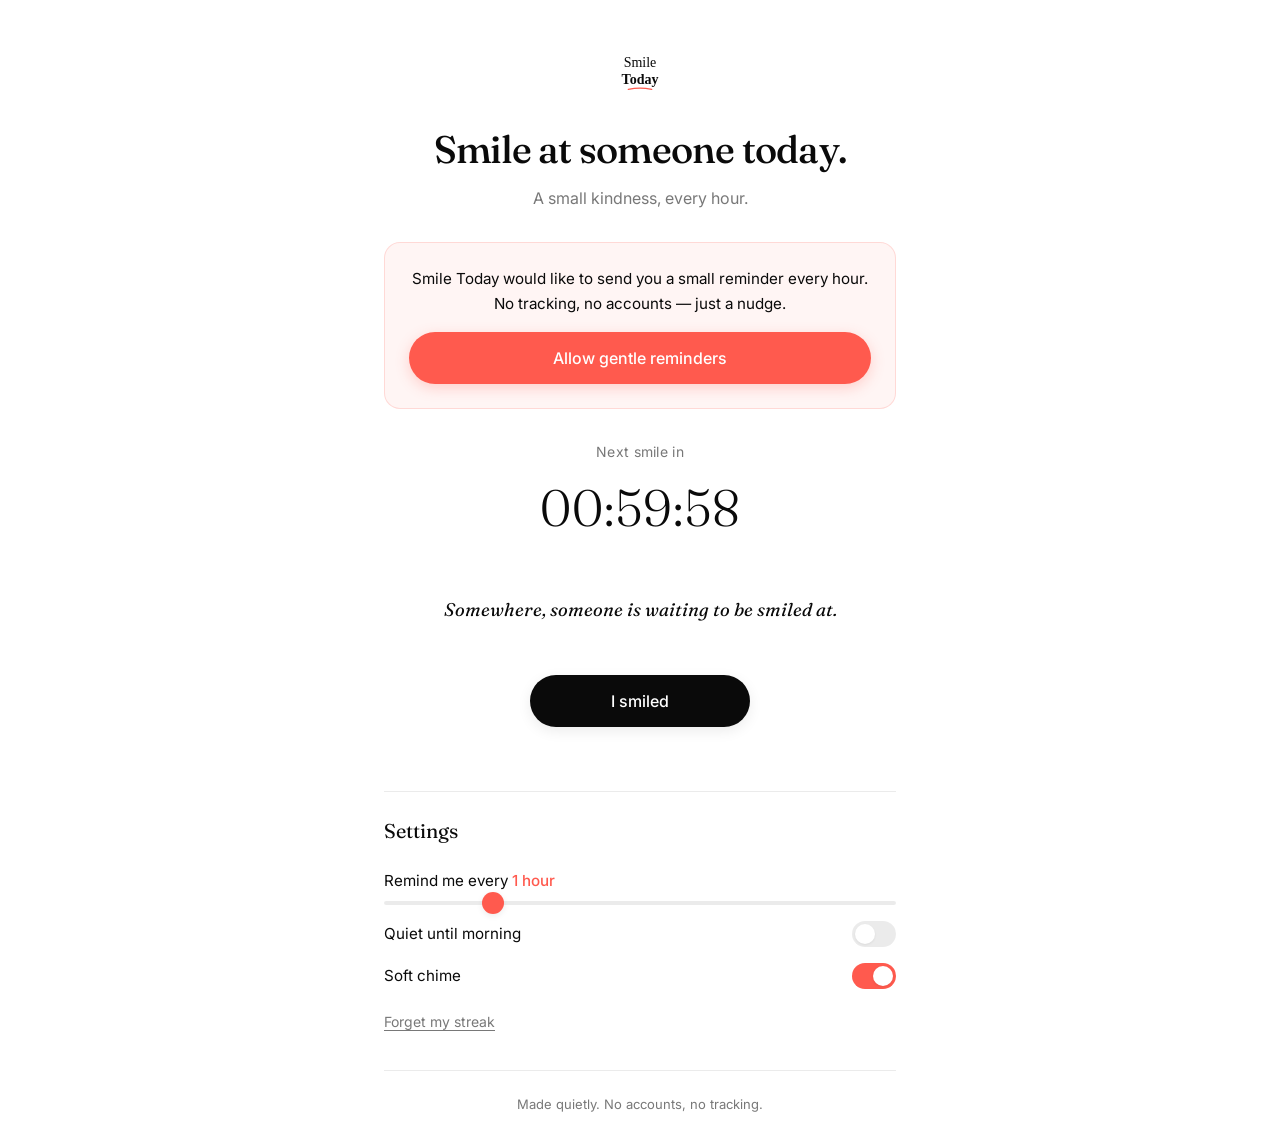
<file: projects/smile-today-agent-build/index.html>
<!DOCTYPE html>
<html lang="en">
<head>
<meta charset="UTF-8">
<meta name="viewport" content="width=device-width, initial-scale=1, viewport-fit=cover">
<meta name="theme-color" content="#ff5a4e">
<meta name="description" content="A small kindness, every hour.">
<title>Smile Today</title>
<link rel="manifest" href="manifest.json">
<link rel="icon" type="image/svg+xml" href="logo.svg">
<link rel="apple-touch-icon" href="logo.svg">
<link rel="preconnect" href="https://fonts.googleapis.com">
<link rel="preconnect" href="https://fonts.gstatic.com" crossorigin>
<link href="https://fonts.googleapis.com/css2?family=Fraunces:wght@300;400;500&family=Inter:wght@400;500;600&display=swap" rel="stylesheet">
<link rel="stylesheet" href="style.css">
</head>
<body>
<main class="app">
  <header class="hero">
    <img src="logo.svg" alt="Smile Today" class="logo" width="80" height="80">
    <h1 class="headline">Smile at someone today.</h1>
    <p class="subheadline">A small kindness, every hour.</p>
  </header>

  <section class="permission" id="permission" hidden>
    <p class="pre-prompt">Smile Today would like to send you a small reminder every hour. No tracking, no accounts — just a nudge.</p>
    <button class="btn btn-secondary" id="permission-cta" type="button">Allow gentle reminders</button>
  </section>

  <section class="timer" aria-label="Next smile timer">
    <p class="timer-label">Next smile in</p>
    <div class="countdown" id="countdown" aria-live="polite">
      <span id="cd-h">00</span><span class="colon">:</span><span id="cd-m">00</span><span class="colon">:</span><span id="cd-s">00</span>
    </div>
  </section>

  <section class="quote" id="quote-box">
    <blockquote id="quote-text"></blockquote>
  </section>

  <section class="action">
    <button class="btn btn-primary" id="smile-btn" type="button">
      <span class="ripple" id="ripple" aria-hidden="true"></span>
      <span class="btn-label" id="smile-label">I smiled</span>
    </button>
    <p class="streak" id="streak-text" aria-live="polite"></p>
  </section>

  <section class="settings" aria-label="Settings">
    <h2 class="settings-title">Settings</h2>
    <label class="setting">
      <span>Remind me every <strong id="interval-display">60 min</strong></span>
      <input type="range" id="interval-slider" min="15" max="240" step="5" value="60" aria-label="Reminder interval in minutes">
    </label>
    <label class="setting setting-toggle">
      <span>Quiet until morning</span>
      <input type="checkbox" id="quiet-toggle">
      <span class="switch" aria-hidden="true"></span>
    </label>
    <label class="setting setting-toggle">
      <span>Soft chime</span>
      <input type="checkbox" id="sound-toggle">
      <span class="switch" aria-hidden="true"></span>
    </label>
    <button class="btn-link" id="forget-btn" type="button">Forget my streak</button>
  </section>

  <footer class="footer">
    <p>Made quietly. No accounts, no tracking.</p>
  </footer>
</main>
<script src="script.js"></script>
</body>
</html>
</file>
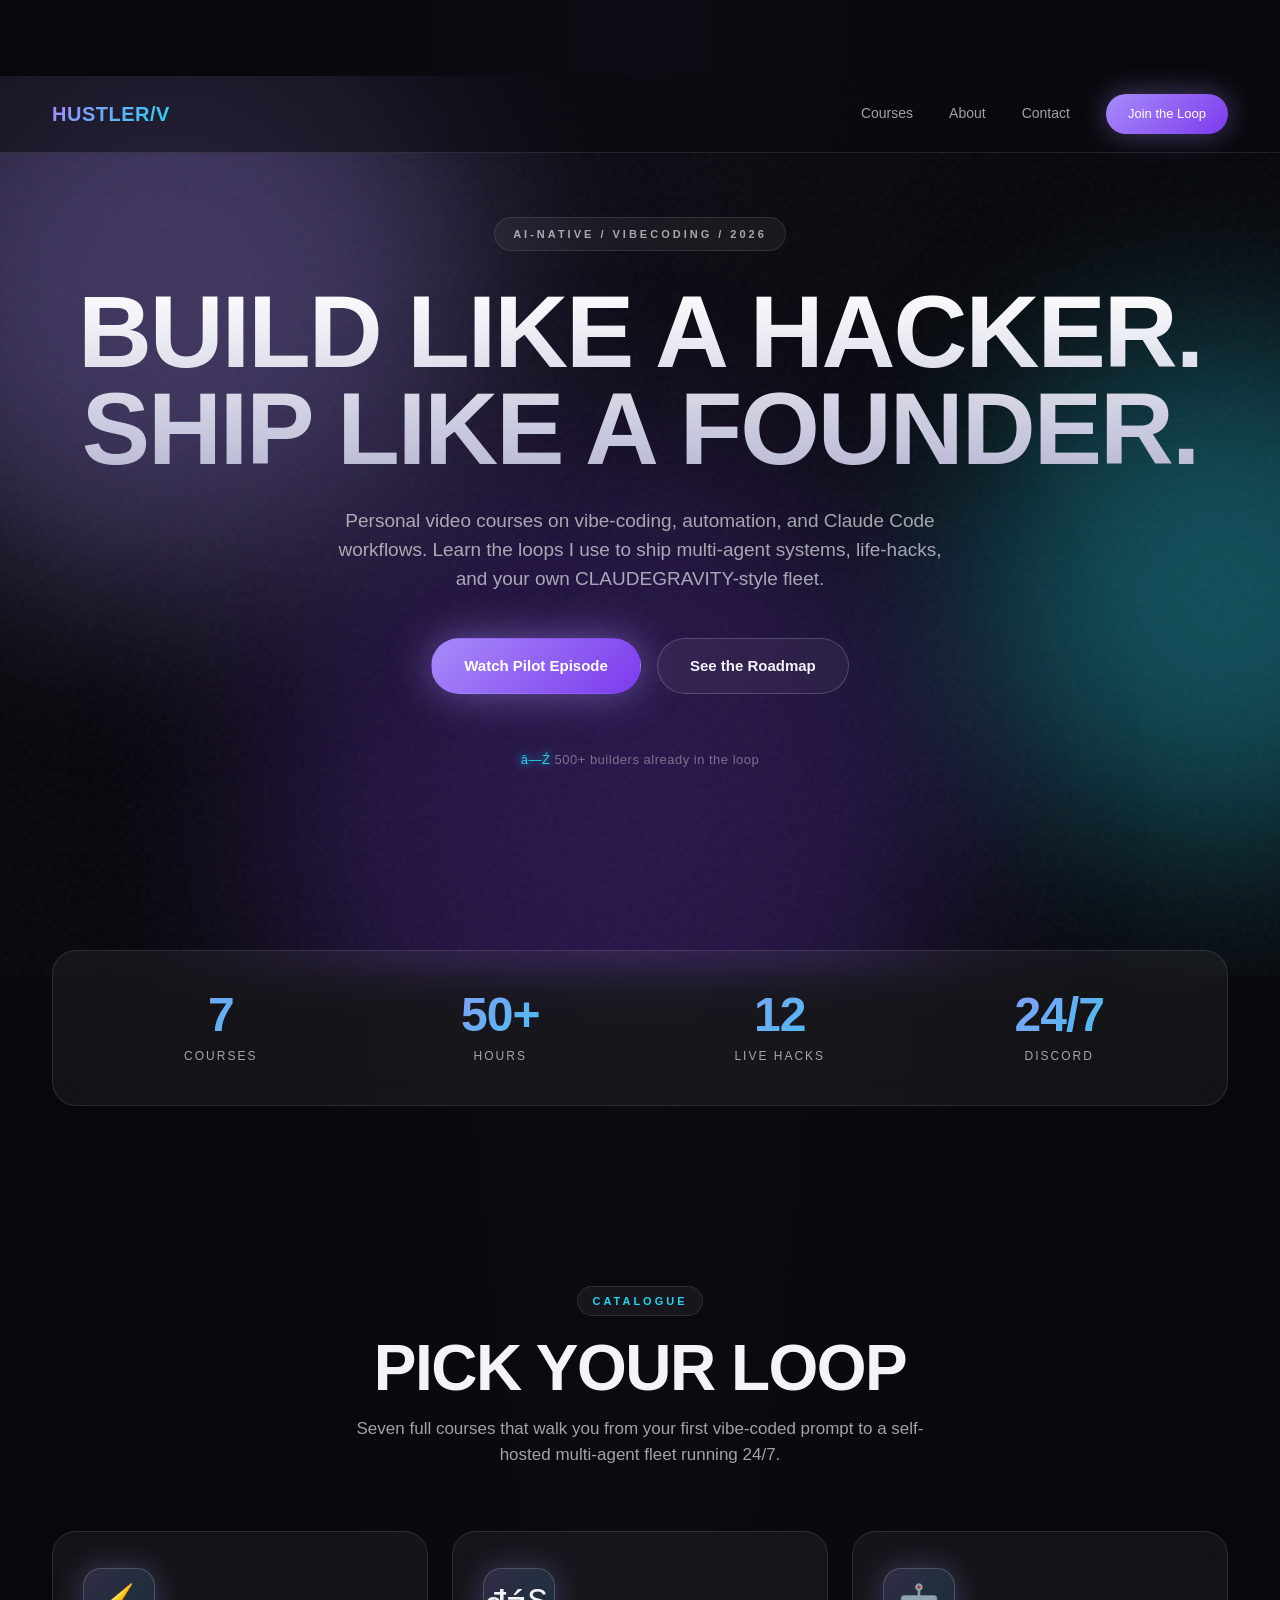
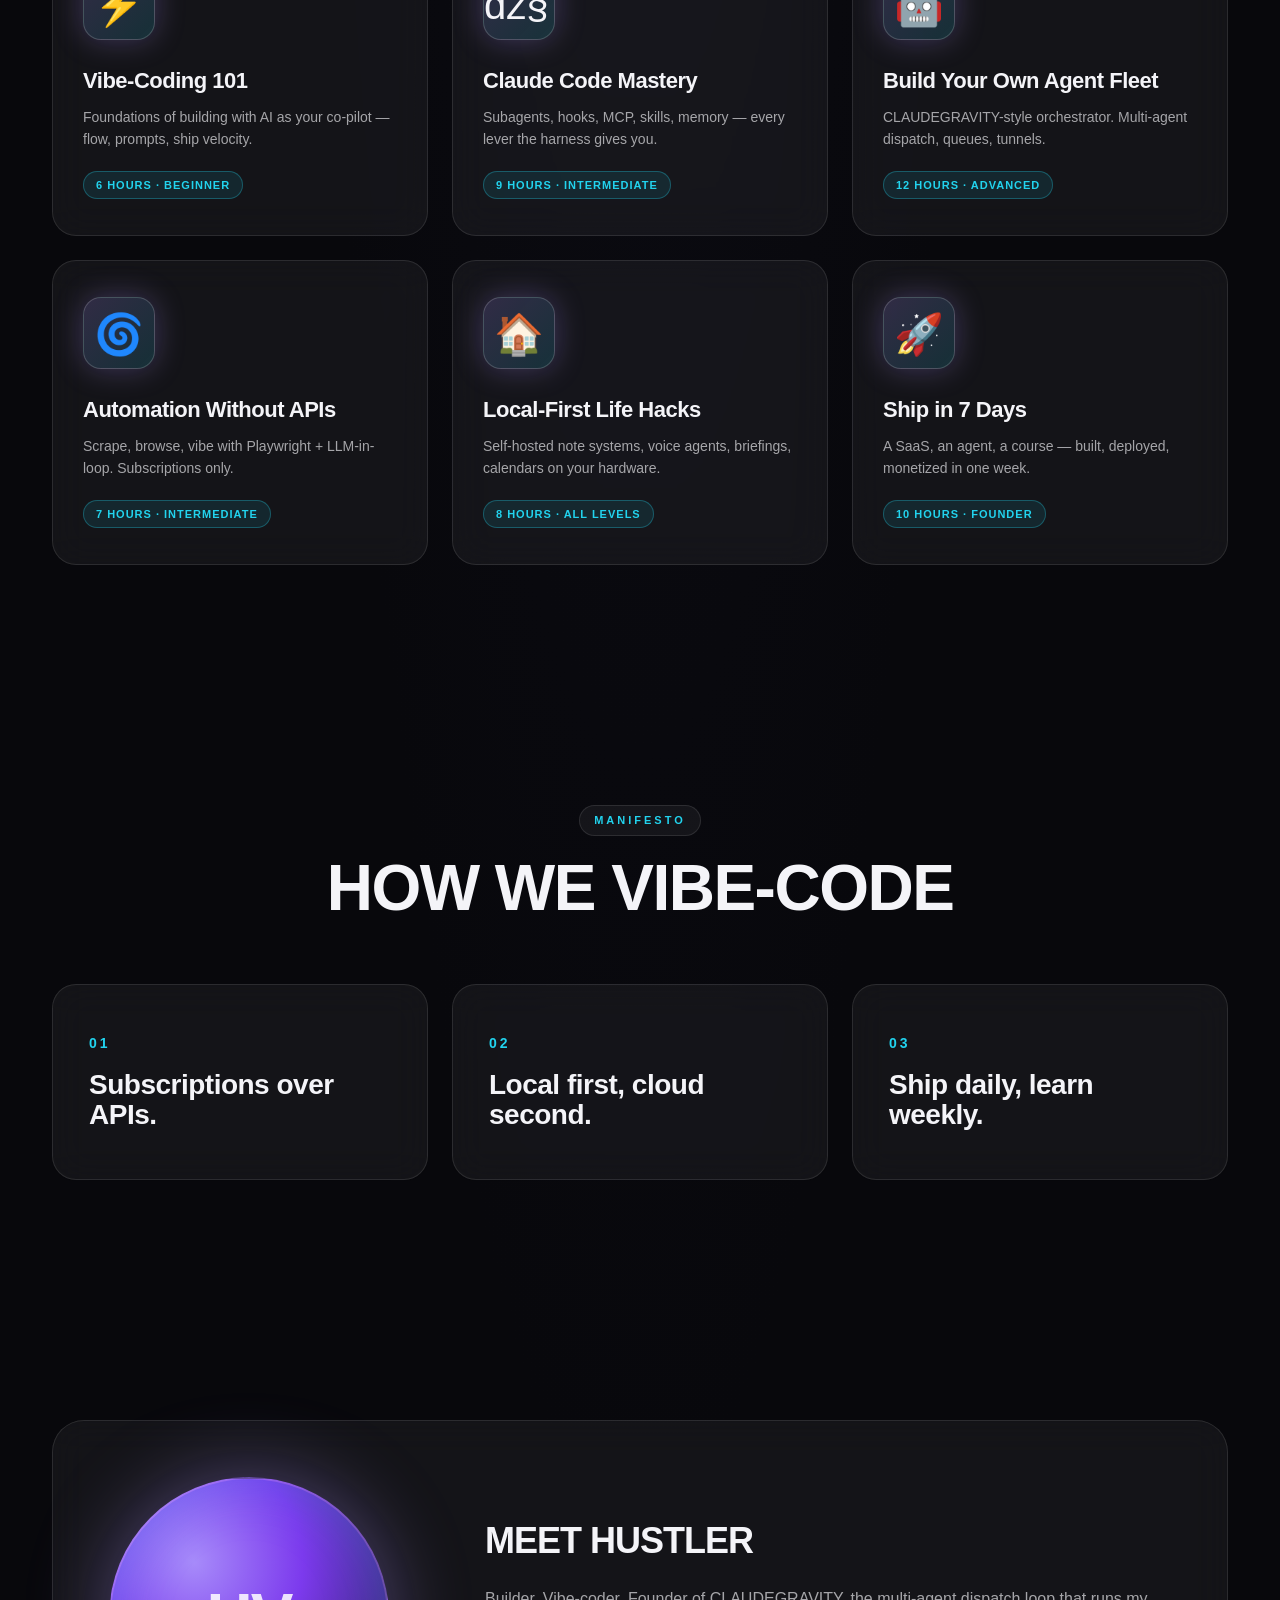
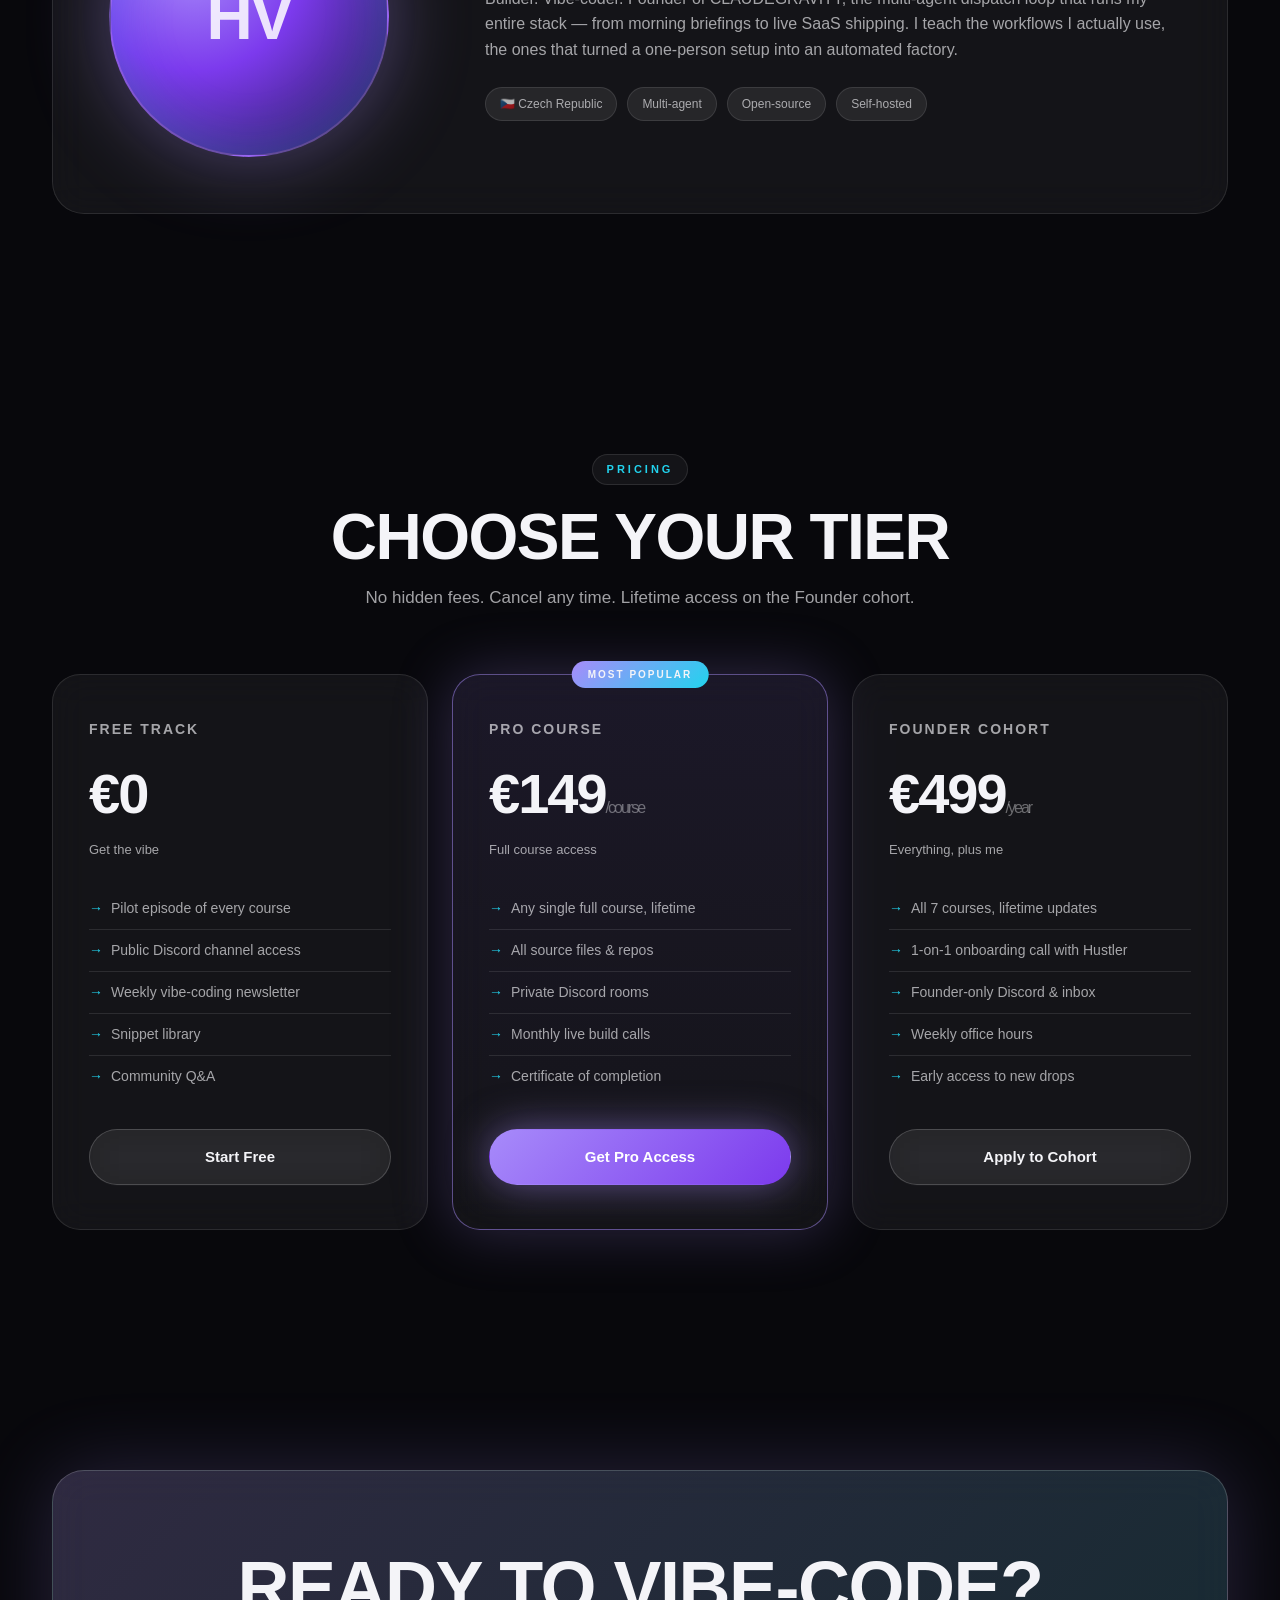
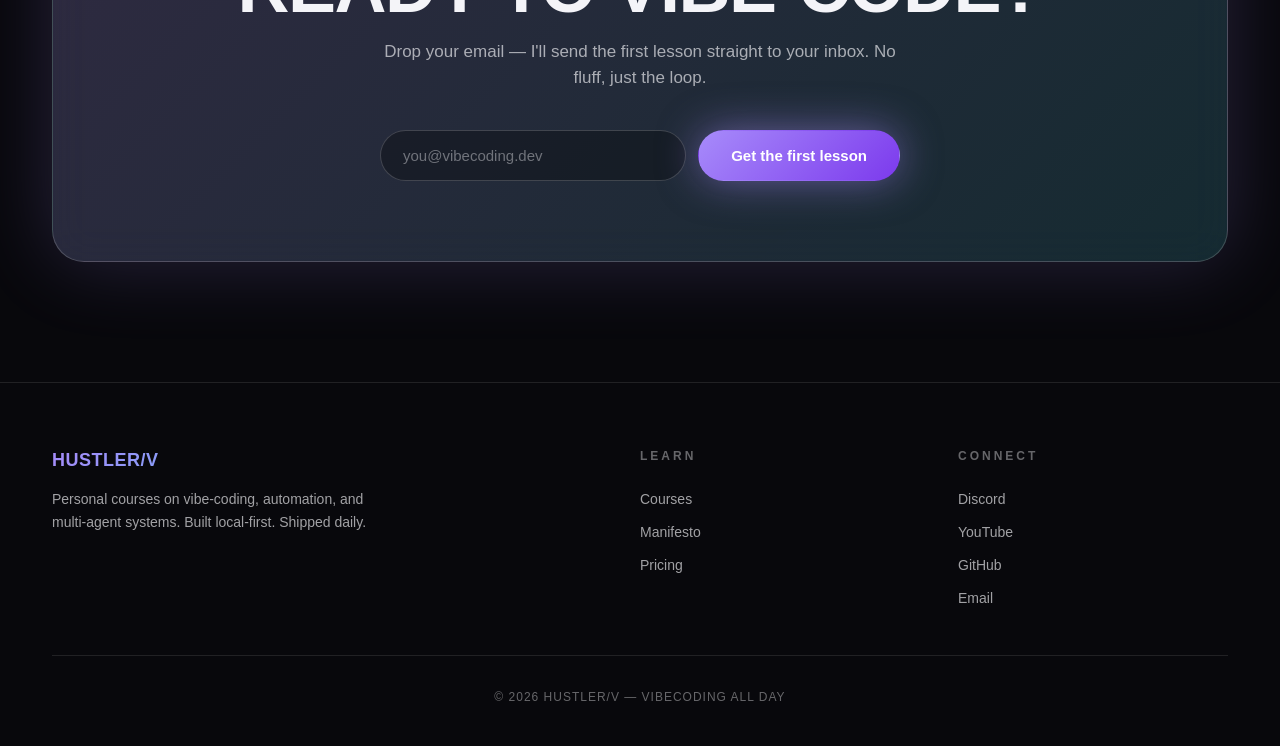
<file: src/dashboard_static/hustlerv-demo.html>
<!DOCTYPE html>
<html lang="en">
<head>
<meta charset="UTF-8">
<meta name="viewport" content="width=device-width, initial-scale=1.0">
<title>HustlerV — Vibecoding Course</title>
<style>
:root {
  --base: #08080c;
  --base-2: #0c0c14;
  --indigo: #1a1640;
  --purple: #a78bfa;
  --purple-deep: #7c3aed;
  --cyan: #22d3ee;
  --cyan-deep: #0891b2;
  --text: #f4f4f8;
  --text-dim: rgba(244,244,248,0.65);
  --text-faint: rgba(244,244,248,0.4);
  --glass: rgba(255,255,255,0.05);
  --glass-strong: rgba(255,255,255,0.08);
  --border: rgba(255,255,255,0.1);
  --border-strong: rgba(255,255,255,0.18);
  --font: -apple-system, BlinkMacSystemFont, "Segoe UI", Roboto, Helvetica, Arial, sans-serif;
}

* { box-sizing: border-box; margin: 0; padding: 0; }

html { scroll-behavior: smooth; scroll-snap-type: y proximity; }

body {
  font-family: var(--font);
  background: var(--base);
  color: var(--text);
  line-height: 1.5;
  overflow-x: hidden;
  position: relative;
  min-height: 100vh;
  background:
    radial-gradient(ellipse at top, var(--base-2) 0%, var(--base) 40%),
    linear-gradient(180deg, var(--base) 0%, var(--base) 60%, var(--indigo) 100%);
}

/* Noise overlay */
body::before {
  content: "";
  position: fixed;
  inset: 0;
  pointer-events: none;
  opacity: 0.04;
  z-index: 1;
  background-image: url("data:image/svg+xml,%3Csvg viewBox='0 0 200 200' xmlns='http://www.w3.org/2000/svg'%3E%3Cfilter id='n'%3E%3CfeTurbulence type='fractalNoise' baseFrequency='0.85' numOctaves='3'/%3E%3C/filter%3E%3Crect width='100%25' height='100%25' filter='url(%23n)'/%3E%3C/svg%3E");
}

/* Animated mesh blobs */
.mesh {
  position: fixed;
  inset: 0;
  z-index: 0;
  pointer-events: none;
  overflow: hidden;
}
.blob {
  position: absolute;
  border-radius: 50%;
  filter: blur(100px);
  opacity: 0.35;
  will-change: transform;
}
.blob-1 {
  width: 600px; height: 600px;
  background: var(--purple);
  top: -10%; left: -10%;
  animation: drift1 22s ease-in-out infinite alternate;
}
.blob-2 {
  width: 500px; height: 500px;
  background: var(--cyan);
  top: 30%; right: -15%;
  animation: drift2 28s ease-in-out infinite alternate;
}
.blob-3 {
  width: 700px; height: 700px;
  background: var(--purple-deep);
  bottom: -20%; left: 20%;
  animation: drift3 32s ease-in-out infinite alternate;
  opacity: 0.25;
}

@keyframes drift1 {
  0% { transform: translate(0,0) scale(1); }
  100% { transform: translate(200px, 150px) scale(1.2); }
}
@keyframes drift2 {
  0% { transform: translate(0,0) scale(1); }
  100% { transform: translate(-180px, 200px) scale(1.15); }
}
@keyframes drift3 {
  0% { transform: translate(0,0) scale(1); }
  100% { transform: translate(150px, -100px) scale(1.1); }
}

/* Layout */
.wrap {
  position: relative;
  z-index: 2;
  max-width: 1240px;
  margin: 0 auto;
  padding: 0 32px;
}

section {
  scroll-snap-align: start;
  padding: 120px 0;
  position: relative;
  z-index: 2;
}

/* Nav */
nav {
  position: sticky;
  top: 0;
  z-index: 100;
  padding: 18px 0;
  background: rgba(8,8,12,0.5);
  backdrop-filter: blur(20px);
  -webkit-backdrop-filter: blur(20px);
  border-bottom: 1px solid var(--border);
}
.nav-inner {
  max-width: 1240px;
  margin: 0 auto;
  padding: 0 32px;
  display: flex;
  align-items: center;
  justify-content: space-between;
}
.logo {
  font-weight: 900;
  font-size: 20px;
  letter-spacing: 0.5px;
  background: linear-gradient(135deg, var(--purple), var(--cyan));
  -webkit-background-clip: text;
  background-clip: text;
  -webkit-text-fill-color: transparent;
}
.nav-links {
  display: flex;
  gap: 36px;
  align-items: center;
}
.nav-links a {
  color: var(--text-dim);
  text-decoration: none;
  font-size: 14px;
  font-weight: 500;
  transition: color 0.2s;
}
.nav-links a:hover { color: var(--text); }
.cta-pill {
  padding: 10px 22px;
  border-radius: 100px;
  background: linear-gradient(135deg, var(--purple) 0%, var(--purple-deep) 100%);
  color: white !important;
  font-weight: 600;
  font-size: 13px !important;
  border: none;
  cursor: pointer;
  box-shadow: 0 0 30px rgba(167,139,250,0.4);
  transition: transform 0.2s, box-shadow 0.2s;
}
.cta-pill:hover {
  transform: translateY(-2px);
  box-shadow: 0 0 40px rgba(167,139,250,0.6);
}

/* Hero */
.hero {
  padding: 140px 0 120px;
  text-align: center;
}
.pretitle {
  display: inline-block;
  padding: 8px 18px;
  border-radius: 100px;
  background: var(--glass);
  border: 1px solid var(--border);
  backdrop-filter: blur(18px);
  -webkit-backdrop-filter: blur(18px);
  font-size: 11px;
  letter-spacing: 3px;
  font-weight: 600;
  color: var(--text-dim);
  margin-bottom: 32px;
  text-transform: uppercase;
}
h1.headline {
  font-size: clamp(48px, 8vw, 104px);
  font-weight: 900;
  line-height: 0.95;
  letter-spacing: -2px;
  text-transform: uppercase;
  margin-bottom: 28px;
  background: linear-gradient(180deg, #fff 0%, #b8b8d4 100%);
  -webkit-background-clip: text;
  background-clip: text;
  -webkit-text-fill-color: transparent;
}
.subhead {
  font-size: 19px;
  color: var(--text-dim);
  max-width: 620px;
  margin: 0 auto 44px;
  line-height: 1.55;
}
.cta-row {
  display: flex;
  gap: 16px;
  justify-content: center;
  flex-wrap: wrap;
  margin-bottom: 56px;
}
.btn {
  padding: 16px 32px;
  border-radius: 100px;
  font-size: 15px;
  font-weight: 600;
  cursor: pointer;
  border: 1px solid transparent;
  text-decoration: none;
  display: inline-block;
  transition: all 0.25s;
}
.btn-primary {
  background: linear-gradient(135deg, var(--purple), var(--purple-deep));
  color: white;
  box-shadow: 0 0 40px rgba(167,139,250,0.5);
}
.btn-primary:hover {
  transform: translateY(-2px);
  box-shadow: 0 10px 50px rgba(167,139,250,0.7);
}
.btn-ghost {
  background: var(--glass);
  border: 1px solid var(--border-strong);
  color: var(--text);
  backdrop-filter: blur(18px);
  -webkit-backdrop-filter: blur(18px);
}
.btn-ghost:hover {
  background: var(--glass-strong);
  border-color: var(--purple);
}
.social-proof {
  font-size: 13px;
  color: var(--text-faint);
  letter-spacing: 0.5px;
}
.social-proof::before {
  content: "â—Ź ";
  color: var(--cyan);
  text-shadow: 0 0 10px var(--cyan);
}

/* Stats */
.stats {
  padding: 60px 0;
}
.stats-grid {
  display: grid;
  grid-template-columns: repeat(4, 1fr);
  gap: 24px;
  padding: 40px;
  background: var(--glass);
  border: 1px solid var(--border);
  border-radius: 24px;
  backdrop-filter: blur(18px);
  -webkit-backdrop-filter: blur(18px);
}
.stat {
  text-align: center;
}
.stat-num {
  font-size: 48px;
  font-weight: 900;
  background: linear-gradient(135deg, var(--purple), var(--cyan));
  -webkit-background-clip: text;
  background-clip: text;
  -webkit-text-fill-color: transparent;
  letter-spacing: -1px;
  line-height: 1;
}
.stat-label {
  font-size: 12px;
  color: var(--text-dim);
  text-transform: uppercase;
  letter-spacing: 2px;
  margin-top: 8px;
}

/* Section heads */
.sec-head {
  margin-bottom: 64px;
  text-align: center;
}
.sec-pretitle {
  display: inline-block;
  padding: 6px 14px;
  border-radius: 100px;
  background: var(--glass);
  border: 1px solid var(--border);
  font-size: 11px;
  letter-spacing: 3px;
  font-weight: 600;
  color: var(--cyan);
  margin-bottom: 20px;
  text-transform: uppercase;
}
.sec-title {
  font-size: clamp(36px, 5vw, 64px);
  font-weight: 900;
  line-height: 1;
  letter-spacing: -1.5px;
  text-transform: uppercase;
  margin-bottom: 16px;
}
.sec-sub {
  font-size: 17px;
  color: var(--text-dim);
  max-width: 580px;
  margin: 0 auto;
}

/* Courses */
.courses-grid {
  display: grid;
  grid-template-columns: repeat(3, 1fr);
  gap: 24px;
}
.course-card {
  position: relative;
  padding: 36px 30px;
  background: var(--glass);
  border: 1px solid var(--border);
  border-radius: 24px;
  backdrop-filter: blur(18px);
  -webkit-backdrop-filter: blur(18px);
  transition: transform 0.3s, border-color 0.3s, box-shadow 0.3s;
  overflow: hidden;
}
.course-card::before {
  content: "";
  position: absolute;
  top: -50%; left: -50%;
  width: 200%; height: 200%;
  background: radial-gradient(circle, rgba(167,139,250,0.1) 0%, transparent 50%);
  opacity: 0;
  transition: opacity 0.4s;
  pointer-events: none;
}
.course-card:hover {
  transform: translateY(-6px);
  border-color: rgba(167,139,250,0.4);
  box-shadow: 0 20px 60px rgba(167,139,250,0.15);
}
.course-card:hover::before { opacity: 1; }
.course-icon {
  font-size: 40px;
  display: inline-block;
  width: 72px; height: 72px;
  line-height: 72px;
  text-align: center;
  border-radius: 18px;
  background: linear-gradient(135deg, rgba(167,139,250,0.2), rgba(34,211,238,0.15));
  border: 1px solid var(--border-strong);
  margin-bottom: 24px;
  box-shadow: 0 0 30px rgba(167,139,250,0.3);
}
.course-title {
  font-size: 22px;
  font-weight: 800;
  margin-bottom: 10px;
  letter-spacing: -0.5px;
}
.course-desc {
  font-size: 14px;
  color: var(--text-dim);
  margin-bottom: 20px;
  line-height: 1.55;
}
.duration-tag {
  display: inline-block;
  padding: 5px 12px;
  border-radius: 100px;
  background: rgba(34,211,238,0.1);
  border: 1px solid rgba(34,211,238,0.3);
  color: var(--cyan);
  font-size: 11px;
  font-weight: 600;
  letter-spacing: 1px;
  text-transform: uppercase;
}

/* Manifesto */
.manifesto-grid {
  display: grid;
  grid-template-columns: repeat(3, 1fr);
  gap: 24px;
}
.man-card {
  padding: 48px 36px;
  background: var(--glass);
  border: 1px solid var(--border);
  border-radius: 24px;
  backdrop-filter: blur(18px);
  -webkit-backdrop-filter: blur(18px);
  transition: transform 0.3s;
}
.man-card:hover { transform: translateY(-4px); }
.man-num {
  font-size: 14px;
  font-weight: 800;
  color: var(--cyan);
  letter-spacing: 3px;
  margin-bottom: 16px;
}
.man-title {
  font-size: 28px;
  font-weight: 900;
  line-height: 1.1;
  letter-spacing: -0.5px;
}

/* About */
.about-row {
  display: grid;
  grid-template-columns: 320px 1fr;
  gap: 56px;
  align-items: center;
  padding: 56px;
  background: var(--glass);
  border: 1px solid var(--border);
  border-radius: 32px;
  backdrop-filter: blur(18px);
  -webkit-backdrop-filter: blur(18px);
}
.portrait {
  width: 280px; height: 280px;
  border-radius: 50%;
  background:
    radial-gradient(circle at 30% 30%, var(--purple) 0%, var(--purple-deep) 40%, var(--indigo) 100%);
  border: 2px solid var(--border-strong);
  box-shadow: 0 0 80px rgba(167,139,250,0.4), inset 0 0 60px rgba(34,211,238,0.2);
  position: relative;
  overflow: hidden;
}
.portrait::after {
  content: "HV";
  position: absolute;
  inset: 0;
  display: flex;
  align-items: center;
  justify-content: center;
  font-size: 64px;
  font-weight: 900;
  color: rgba(255,255,255,0.85);
  letter-spacing: -2px;
}
.about-content h3 {
  font-size: 36px;
  font-weight: 900;
  margin-bottom: 18px;
  letter-spacing: -1px;
  text-transform: uppercase;
}
.about-content p {
  color: var(--text-dim);
  font-size: 16px;
  line-height: 1.6;
  margin-bottom: 24px;
}
.chips {
  display: flex;
  flex-wrap: wrap;
  gap: 10px;
}
.chip {
  padding: 7px 14px;
  border-radius: 100px;
  background: var(--glass-strong);
  border: 1px solid var(--border);
  font-size: 12px;
  color: var(--text-dim);
  font-weight: 500;
}

/* Pricing */
.pricing-grid {
  display: grid;
  grid-template-columns: repeat(3, 1fr);
  gap: 24px;
  align-items: stretch;
}
.tier {
  position: relative;
  padding: 44px 36px;
  background: var(--glass);
  border: 1px solid var(--border);
  border-radius: 28px;
  backdrop-filter: blur(18px);
  -webkit-backdrop-filter: blur(18px);
  transition: transform 0.3s;
  display: flex;
  flex-direction: column;
}
.tier:hover { transform: translateY(-6px); }
.tier.highlight {
  border: 1px solid rgba(167,139,250,0.5);
  background: linear-gradient(180deg, rgba(167,139,250,0.12) 0%, var(--glass) 100%);
  box-shadow: 0 0 60px rgba(167,139,250,0.25);
}
.popular-badge {
  position: absolute;
  top: -14px;
  left: 50%;
  transform: translateX(-50%);
  padding: 6px 16px;
  border-radius: 100px;
  background: linear-gradient(135deg, var(--purple), var(--cyan));
  font-size: 10px;
  font-weight: 800;
  letter-spacing: 2px;
  text-transform: uppercase;
}
.tier-name {
  font-size: 14px;
  font-weight: 700;
  letter-spacing: 2px;
  text-transform: uppercase;
  color: var(--text-dim);
  margin-bottom: 12px;
}
.tier-price {
  font-size: 56px;
  font-weight: 900;
  letter-spacing: -2px;
  margin-bottom: 4px;
}
.tier-price small {
  font-size: 16px;
  font-weight: 500;
  color: var(--text-faint);
}
.tier-tag {
  font-size: 13px;
  color: var(--text-dim);
  margin-bottom: 28px;
}
.tier ul {
  list-style: none;
  margin-bottom: 32px;
  flex: 1;
}
.tier li {
  padding: 10px 0;
  font-size: 14px;
  color: var(--text-dim);
  border-bottom: 1px solid var(--border);
  position: relative;
  padding-left: 22px;
}
.tier li:last-child { border-bottom: none; }
.tier li::before {
  content: "→";
  position: absolute;
  left: 0;
  color: var(--cyan);
  font-weight: 700;
}
.tier .btn {
  width: 100%;
  text-align: center;
}

/* Final CTA */
.final-cta {
  padding: 80px 56px;
  border-radius: 32px;
  background:
    linear-gradient(135deg, rgba(167,139,250,0.18) 0%, rgba(34,211,238,0.12) 100%),
    var(--glass);
  border: 1px solid var(--border-strong);
  backdrop-filter: blur(20px);
  -webkit-backdrop-filter: blur(20px);
  text-align: center;
  position: relative;
  overflow: hidden;
  box-shadow: 0 0 80px rgba(167,139,250,0.2);
}
.final-cta h2 {
  font-size: clamp(40px, 6vw, 72px);
  font-weight: 900;
  letter-spacing: -1.5px;
  text-transform: uppercase;
  margin-bottom: 16px;
  line-height: 1;
}
.final-cta p {
  color: var(--text-dim);
  font-size: 17px;
  max-width: 520px;
  margin: 0 auto 40px;
}
.email-form {
  display: flex;
  gap: 12px;
  max-width: 520px;
  margin: 0 auto;
  flex-wrap: wrap;
  justify-content: center;
}
.email-form input {
  flex: 1;
  min-width: 240px;
  padding: 16px 22px;
  border-radius: 100px;
  background: rgba(0,0,0,0.3);
  border: 1px solid var(--border-strong);
  color: var(--text);
  font-size: 15px;
  font-family: var(--font);
  outline: none;
  transition: border-color 0.2s;
}
.email-form input::placeholder { color: var(--text-faint); }
.email-form input:focus { border-color: var(--purple); }

/* Footer */
footer {
  padding: 64px 0 40px;
  border-top: 1px solid var(--border);
  position: relative;
  z-index: 2;
}
.footer-grid {
  display: grid;
  grid-template-columns: 2fr 1fr 1fr;
  gap: 48px;
  margin-bottom: 40px;
}
.footer-col h4 {
  font-size: 12px;
  text-transform: uppercase;
  letter-spacing: 3px;
  color: var(--text-faint);
  margin-bottom: 18px;
  font-weight: 700;
}
.footer-col a {
  display: block;
  color: var(--text-dim);
  text-decoration: none;
  font-size: 14px;
  padding: 6px 0;
  transition: color 0.2s;
}
.footer-col a:hover { color: var(--purple); }
.footer-tag {
  font-size: 14px;
  color: var(--text-dim);
  line-height: 1.6;
  margin-top: 14px;
  max-width: 320px;
}
.footer-bottom {
  padding-top: 32px;
  border-top: 1px solid var(--border);
  font-size: 12px;
  color: var(--text-faint);
  text-align: center;
  letter-spacing: 1px;
}

/* Mobile */
@media (max-width: 720px) {
  .wrap { padding: 0 20px; }
  section { padding: 80px 0; }
  .nav-links { gap: 16px; }
  .nav-links a:not(.cta-pill) { display: none; }
  .hero { padding: 80px 0; }
  h1.headline { font-size: 44px; letter-spacing: -1px; }
  .subhead { font-size: 16px; }
  .stats-grid { grid-template-columns: repeat(2, 1fr); padding: 28px; gap: 24px; }
  .stat-num { font-size: 36px; }
  .courses-grid,
  .manifesto-grid,
  .pricing-grid { grid-template-columns: 1fr; }
  .about-row { grid-template-columns: 1fr; padding: 36px; gap: 32px; text-align: center; }
  .portrait { width: 200px; height: 200px; margin: 0 auto; }
  .portrait::after { font-size: 48px; }
  .chips { justify-content: center; }
  .final-cta { padding: 56px 28px; }
  .footer-grid { grid-template-columns: 1fr; gap: 32px; }
  .sec-title { font-size: 36px; }
  .cta-row { flex-direction: column; align-items: stretch; }
  .btn { text-align: center; }
}
</style>
</head>
<body>

<div class="mesh">
  <div class="blob blob-1"></div>
  <div class="blob blob-2"></div>
  <div class="blob blob-3"></div>
</div>

<nav>
  <div class="nav-inner">
    <div class="logo">HUSTLER/V</div>
    <div class="nav-links">
      <a href="#courses">Courses</a>
      <a href="#about">About</a>
      <a href="#contact">Contact</a>
      <a href="#join" class="cta-pill">Join the Loop</a>
    </div>
  </div>
</nav>

<section class="hero">
  <div class="wrap">
    <div class="pretitle">AI-Native / Vibecoding / 2026</div>
    <h1 class="headline">Build like a hacker.<br>Ship like a founder.</h1>
    <p class="subhead">Personal video courses on vibe-coding, automation, and Claude Code workflows. Learn the loops I use to ship multi-agent systems, life-hacks, and your own CLAUDEGRAVITY-style fleet.</p>
    <div class="cta-row">
      <a href="#courses" class="btn btn-primary">Watch Pilot Episode</a>
      <a href="#manifesto" class="btn btn-ghost">See the Roadmap</a>
    </div>
    <div class="social-proof">500+ builders already in the loop</div>
  </div>
</section>

<section class="stats">
  <div class="wrap">
    <div class="stats-grid">
      <div class="stat"><div class="stat-num">7</div><div class="stat-label">Courses</div></div>
      <div class="stat"><div class="stat-num">50+</div><div class="stat-label">Hours</div></div>
      <div class="stat"><div class="stat-num">12</div><div class="stat-label">Live Hacks</div></div>
      <div class="stat"><div class="stat-num">24/7</div><div class="stat-label">Discord</div></div>
    </div>
  </div>
</section>

<section id="courses">
  <div class="wrap">
    <div class="sec-head">
      <div class="sec-pretitle">Catalogue</div>
      <h2 class="sec-title">Pick your loop</h2>
      <p class="sec-sub">Seven full courses that walk you from your first vibe-coded prompt to a self-hosted multi-agent fleet running 24/7.</p>
    </div>
    <div class="courses-grid">
      <div class="course-card">
        <div class="course-icon">⚡</div>
        <h3 class="course-title">Vibe-Coding 101</h3>
        <p class="course-desc">Foundations of building with AI as your co-pilot — flow, prompts, ship velocity.</p>
        <span class="duration-tag">6 Hours · Beginner</span>
      </div>
      <div class="course-card">
        <div class="course-icon">đź§ </div>
        <h3 class="course-title">Claude Code Mastery</h3>
        <p class="course-desc">Subagents, hooks, MCP, skills, memory — every lever the harness gives you.</p>
        <span class="duration-tag">9 Hours · Intermediate</span>
      </div>
      <div class="course-card">
        <div class="course-icon">🤖</div>
        <h3 class="course-title">Build Your Own Agent Fleet</h3>
        <p class="course-desc">CLAUDEGRAVITY-style orchestrator. Multi-agent dispatch, queues, tunnels.</p>
        <span class="duration-tag">12 Hours · Advanced</span>
      </div>
      <div class="course-card">
        <div class="course-icon">🌀</div>
        <h3 class="course-title">Automation Without APIs</h3>
        <p class="course-desc">Scrape, browse, vibe with Playwright + LLM-in-loop. Subscriptions only.</p>
        <span class="duration-tag">7 Hours · Intermediate</span>
      </div>
      <div class="course-card">
        <div class="course-icon">🏠</div>
        <h3 class="course-title">Local-First Life Hacks</h3>
        <p class="course-desc">Self-hosted note systems, voice agents, briefings, calendars on your hardware.</p>
        <span class="duration-tag">8 Hours · All Levels</span>
      </div>
      <div class="course-card">
        <div class="course-icon">🚀</div>
        <h3 class="course-title">Ship in 7 Days</h3>
        <p class="course-desc">A SaaS, an agent, a course — built, deployed, monetized in one week.</p>
        <span class="duration-tag">10 Hours · Founder</span>
      </div>
    </div>
  </div>
</section>

<section id="manifesto">
  <div class="wrap">
    <div class="sec-head">
      <div class="sec-pretitle">Manifesto</div>
      <h2 class="sec-title">How we vibe-code</h2>
    </div>
    <div class="manifesto-grid">
      <div class="man-card">
        <div class="man-num">01</div>
        <h3 class="man-title">Subscriptions over APIs.</h3>
      </div>
      <div class="man-card">
        <div class="man-num">02</div>
        <h3 class="man-title">Local first, cloud second.</h3>
      </div>
      <div class="man-card">
        <div class="man-num">03</div>
        <h3 class="man-title">Ship daily, learn weekly.</h3>
      </div>
    </div>
  </div>
</section>

<section id="about">
  <div class="wrap">
    <div class="about-row">
      <div class="portrait"></div>
      <div class="about-content">
        <h3>Meet Hustler</h3>
        <p>Builder. Vibe-coder. Founder of CLAUDEGRAVITY, the multi-agent dispatch loop that runs my entire stack — from morning briefings to live SaaS shipping. I teach the workflows I actually use, the ones that turned a one-person setup into an automated factory.</p>
        <div class="chips">
          <span class="chip">🇨🇿 Czech Republic</span>
          <span class="chip">Multi-agent</span>
          <span class="chip">Open-source</span>
          <span class="chip">Self-hosted</span>
        </div>
      </div>
    </div>
  </div>
</section>

<section id="join">
  <div class="wrap">
    <div class="sec-head">
      <div class="sec-pretitle">Pricing</div>
      <h2 class="sec-title">Choose your tier</h2>
      <p class="sec-sub">No hidden fees. Cancel any time. Lifetime access on the Founder cohort.</p>
    </div>
    <div class="pricing-grid">
      <div class="tier">
        <div class="tier-name">Free Track</div>
        <div class="tier-price">€0</div>
        <div class="tier-tag">Get the vibe</div>
        <ul>
          <li>Pilot episode of every course</li>
          <li>Public Discord channel access</li>
          <li>Weekly vibe-coding newsletter</li>
          <li>Snippet library</li>
          <li>Community Q&A</li>
        </ul>
        <a href="#contact" class="btn btn-ghost">Start Free</a>
      </div>
      <div class="tier highlight">
        <div class="popular-badge">Most Popular</div>
        <div class="tier-name">Pro Course</div>
        <div class="tier-price">€149<small>/course</small></div>
        <div class="tier-tag">Full course access</div>
        <ul>
          <li>Any single full course, lifetime</li>
          <li>All source files & repos</li>
          <li>Private Discord rooms</li>
          <li>Monthly live build calls</li>
          <li>Certificate of completion</li>
        </ul>
        <a href="#contact" class="btn btn-primary">Get Pro Access</a>
      </div>
      <div class="tier">
        <div class="tier-name">Founder Cohort</div>
        <div class="tier-price">€499<small>/year</small></div>
        <div class="tier-tag">Everything, plus me</div>
        <ul>
          <li>All 7 courses, lifetime updates</li>
          <li>1-on-1 onboarding call with Hustler</li>
          <li>Founder-only Discord & inbox</li>
          <li>Weekly office hours</li>
          <li>Early access to new drops</li>
        </ul>
        <a href="#contact" class="btn btn-ghost">Apply to Cohort</a>
      </div>
    </div>
  </div>
</section>

<section id="contact">
  <div class="wrap">
    <div class="final-cta">
      <h2>Ready to vibe-code?</h2>
      <p>Drop your email — I'll send the first lesson straight to your inbox. No fluff, just the loop.</p>
      <form class="email-form" onsubmit="event.preventDefault();">
        <input type="email" placeholder="you@vibecoding.dev" required>
        <button type="submit" class="btn btn-primary">Get the first lesson</button>
      </form>
    </div>
  </div>
</section>

<footer>
  <div class="wrap">
    <div class="footer-grid">
      <div class="footer-col">
        <div class="logo" style="font-size:18px;">HUSTLER/V</div>
        <p class="footer-tag">Personal courses on vibe-coding, automation, and multi-agent systems. Built local-first. Shipped daily.</p>
      </div>
      <div class="footer-col">
        <h4>Learn</h4>
        <a href="#courses">Courses</a>
        <a href="#manifesto">Manifesto</a>
        <a href="#join">Pricing</a>
      </div>
      <div class="footer-col">
        <h4>Connect</h4>
        <a href="#">Discord</a>
        <a href="#">YouTube</a>
        <a href="#">GitHub</a>
        <a href="#">Email</a>
      </div>
    </div>
    <div class="footer-bottom">© 2026 HUSTLER/V — VIBECODING ALL DAY</div>
  </div>
</footer>

</body>
</html>
</file>
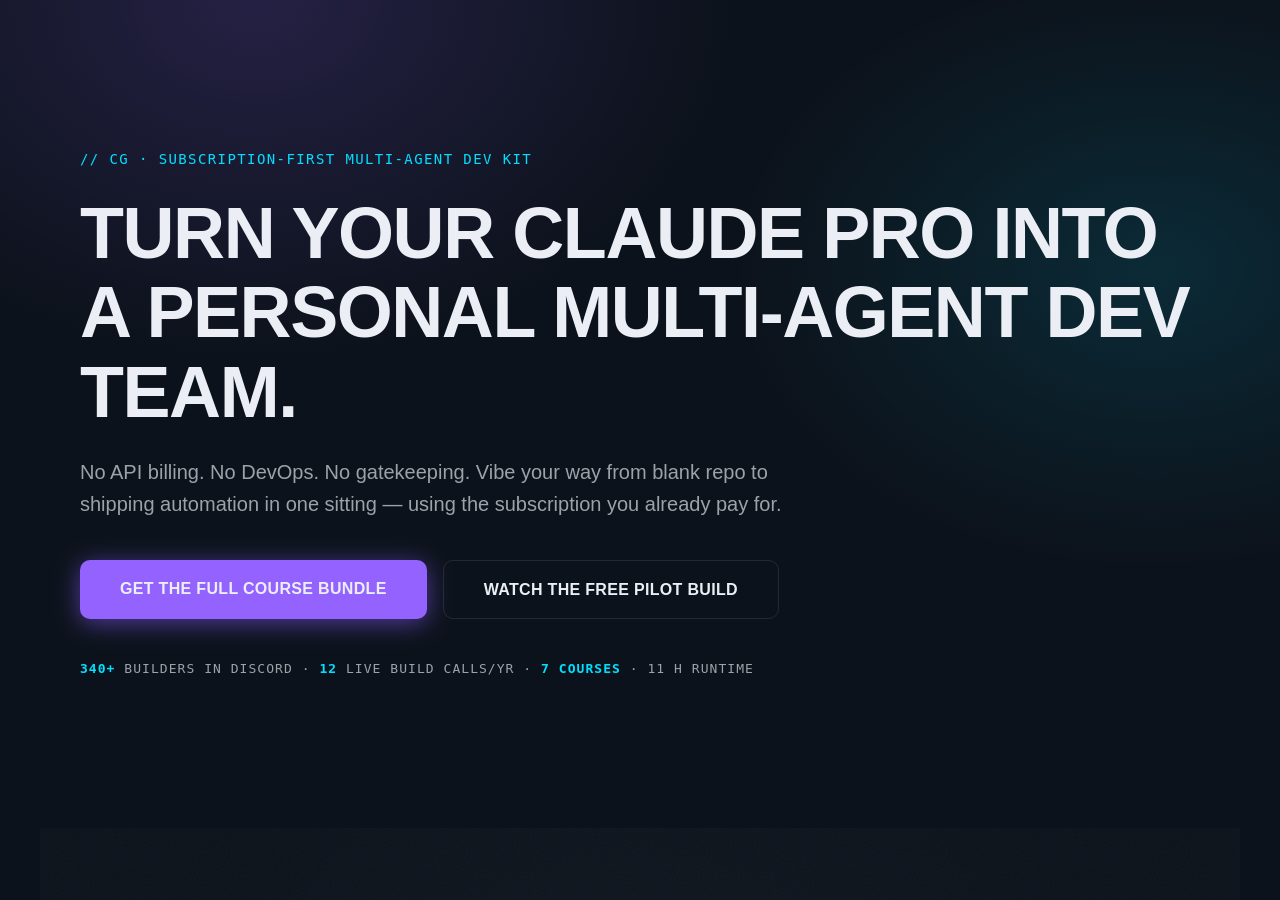
<file: src/dashboard_static/hustlerv-polished.html>
<!DOCTYPE html>
<html lang="en">
<head>
<meta charset="UTF-8">
<meta name="viewport" content="width=device-width, initial-scale=1.0">
<title>CG — Turn Your Claude Pro Into a Multi-Agent Dev Team</title>
<style>
  :root {
    --c-bg: oklch(0.18 0.02 260);
    --c-fg: oklch(0.95 0.01 260);
    --primary: oklch(0.65 0.25 290);
    --accent: oklch(0.8 0.22 210);
    --c-glass: oklch(0.25 0.02 260 / 0.6);
    --c-border: oklch(0.95 0.01 260 / 0.1);
    --c-muted: oklch(0.95 0.01 260 / 0.65);

    --s-xs: 0.25rem;
    --s-sm: 0.5rem;
    --s-md: 1rem;
    --s-lg: 1.5rem;
    --s-xl: 2.5rem;
    --s-2xl: 4rem;

    --fs-body: 1rem;
    --fs-subhead: 1.25rem;

    --font-sys: -apple-system, BlinkMacSystemFont, "Segoe UI", Roboto, Helvetica, Arial, sans-serif, "Apple Color Emoji", "Segoe UI Emoji", "Segoe UI Symbol";
    --font-mono: "SF Mono", "Consolas", "Menlo", monospace;

    --ease: cubic-bezier(0.3, 1, 0.5, 1);
  }

  * { box-sizing: border-box; margin: 0; padding: 0; }

  html, body {
    background: var(--c-bg);
    color: var(--c-fg);
    font-family: var(--font-sys);
    font-size: 16px;
    line-height: 1.6;
    -webkit-font-smoothing: antialiased;
  }

  body {
    background:
      radial-gradient(ellipse 800px 600px at 20% 0%, oklch(0.65 0.25 290 / 0.18), transparent 60%),
      radial-gradient(ellipse 700px 500px at 90% 30%, oklch(0.8 0.22 210 / 0.12), transparent 60%),
      var(--c-bg);
    background-attachment: fixed;
  }

  .scroll-container {
    scroll-snap-type: y proximity;
    overflow-y: auto;
    height: 100vh;
  }

  section {
    padding: var(--s-2xl) var(--s-xl);
    max-width: 1200px;
    margin: 0 auto;
    scroll-snap-align: start;
  }

  /* Glass card */
  .glass {
    background: var(--c-glass);
    backdrop-filter: blur(24px);
    -webkit-backdrop-filter: blur(24px);
    border: 1px solid var(--c-border);
    box-shadow: 0 8px 32px 0 oklch(0.18 0.02 260 / 0.3);
    border-radius: 12px;
    padding: var(--s-xl);
  }

  /* Typography */
  h1.display {
    font-size: 72px;
    font-weight: 800;
    letter-spacing: -0.02em;
    line-height: 1.1;
    text-transform: uppercase;
  }
  h2.heading {
    font-size: 36px;
    font-weight: 700;
    letter-spacing: -0.015em;
    line-height: 1.2;
    text-transform: uppercase;
    margin-bottom: var(--s-lg);
  }
  h3 {
    font-size: 22px;
    font-weight: 700;
    letter-spacing: -0.01em;
    margin-bottom: var(--s-sm);
  }
  p { color: var(--c-muted); }
  .mono { font-family: var(--font-mono); font-size: 14px; }

  .accent { color: var(--accent); }
  .primary { color: var(--primary); }

  /* Buttons */
  .btn {
    display: inline-block;
    padding: var(--s-md) var(--s-xl);
    border-radius: 10px;
    font-weight: 700;
    font-size: 16px;
    text-decoration: none;
    text-transform: uppercase;
    letter-spacing: 0.02em;
    transition: transform 200ms var(--ease), box-shadow 200ms var(--ease);
    cursor: pointer;
    border: none;
  }
  .btn-primary {
    background: var(--primary);
    color: var(--c-fg);
    box-shadow: 0 4px 24px oklch(0.65 0.25 290 / 0.5);
  }
  .btn-primary:hover { transform: translateY(-2px); box-shadow: 0 8px 32px oklch(0.65 0.25 290 / 0.7); }
  .btn-ghost {
    background: transparent;
    color: var(--c-fg);
    border: 1px solid var(--c-border);
  }
  .btn-ghost:hover { border-color: var(--accent); color: var(--accent); }

  /* HERO */
  .hero {
    min-height: 92vh;
    display: flex;
    flex-direction: column;
    justify-content: center;
    padding-top: var(--s-2xl);
  }
  .hero-eyebrow {
    font-family: var(--font-mono);
    font-size: 14px;
    color: var(--accent);
    margin-bottom: var(--s-lg);
    text-transform: uppercase;
    letter-spacing: 0.1em;
  }
  .hero-sub {
    font-size: var(--fs-subhead);
    color: var(--c-muted);
    max-width: 720px;
    margin: var(--s-lg) 0 var(--s-xl);
  }
  .hero-cta {
    display: flex;
    gap: var(--s-md);
    flex-wrap: wrap;
    margin-bottom: var(--s-xl);
  }
  .social-proof {
    font-family: var(--font-mono);
    font-size: 13px;
    color: var(--c-muted);
    text-transform: uppercase;
    letter-spacing: 0.08em;
  }
  .social-proof span { color: var(--accent); font-weight: 700; }

  /* PAIN */
  .pain {
    text-align: center;
    position: relative;
    background:
      radial-gradient(circle at 50% 50%, oklch(0.25 0.02 260 / 0.4), transparent 70%);
  }
  .pain::before {
    content: "";
    position: absolute;
    inset: 0;
    pointer-events: none;
    opacity: 0.04;
    background-image: url("data:image/svg+xml;utf8,<svg xmlns='http://www.w3.org/2000/svg' width='240' height='240'><filter id='n'><feTurbulence type='fractalNoise' baseFrequency='0.65' numOctaves='3' stitchTiles='stitch'/></filter><rect width='100%25' height='100%25' filter='url(%23n)'/></svg>");
    background-repeat: repeat;
  }
  .pain > * { position: relative; z-index: 1; }
  .pain-list {
    list-style: none;
    max-width: 720px;
    margin: var(--s-lg) auto;
  }
  .pain-list li {
    padding: var(--s-md) 0;
    font-size: 1rem;
    border-bottom: 1px solid var(--c-border);
  }
  .pain-list li::before {
    content: "✕  ";
    color: var(--primary);
    font-weight: 700;
  }
  .email-form {
    display: flex;
    gap: var(--s-sm);
    max-width: 520px;
    margin: var(--s-xl) auto 0;
  }
  .email-form input {
    flex: 1;
    padding: var(--s-md);
    border-radius: 10px;
    border: 1px solid var(--c-border);
    background: var(--c-glass);
    color: var(--c-fg);
    font-family: var(--font-sys);
    font-size: 15px;
  }
  .email-form input::placeholder { color: var(--c-muted); }

  /* GRID 3 */
  .grid-3 {
    display: grid;
    grid-template-columns: repeat(3, 1fr);
    gap: var(--s-lg);
  }
  .build-card {
    border: 1px solid oklch(0.8 0.22 210 / 0.3);
    transition: transform 200ms var(--ease), border-color 200ms var(--ease);
  }
  .build-card:hover { transform: translateY(-4px); border-color: var(--accent); }
  .build-card .preview {
    height: 140px;
    background:
      linear-gradient(135deg, oklch(0.18 0.02 260), oklch(0.25 0.04 280));
    border-radius: 8px;
    margin-bottom: var(--s-md);
    border: 1px solid var(--c-border);
    position: relative;
    overflow: hidden;
    font-family: var(--font-mono);
    font-size: 12px;
    color: var(--accent);
    padding: var(--s-md);
  }

  /* MANIFESTO USPs */
  .manifesto {
    display: grid;
    grid-template-columns: repeat(3, 1fr);
    gap: var(--s-lg);
    margin-top: var(--s-xl);
  }
  .usp-card {
    position: relative;
    padding-top: var(--s-2xl);
  }
  .usp-num {
    font-size: 80px;
    font-weight: 800;
    color: var(--primary);
    line-height: 1;
    margin-bottom: var(--s-sm);
    font-family: var(--font-mono);
  }

  /* COURSES */
  .course-list {
    display: flex;
    flex-direction: column;
    gap: var(--s-md);
  }
  .course-row {
    display: grid;
    grid-template-columns: 60px 1fr auto;
    align-items: center;
    gap: var(--s-lg);
    padding: var(--s-lg) var(--s-xl);
  }
  .course-num {
    font-family: var(--font-mono);
    font-size: 24px;
    color: var(--accent);
    font-weight: 700;
  }
  .course-title { font-size: 20px; font-weight: 700; text-transform: uppercase; margin-bottom: 4px; }
  .course-desc { color: var(--c-muted); font-size: 14px; }
  .course-ships {
    font-family: var(--font-mono);
    font-size: 13px;
    color: var(--accent);
    margin-top: 6px;
  }
  .course-meta {
    font-family: var(--font-mono);
    font-size: 12px;
    color: var(--accent);
    text-align: right;
    text-transform: uppercase;
    letter-spacing: 0.05em;
  }

  /* HOW IT WORKS */
  .steps {
    display: grid;
    grid-template-columns: repeat(3, 1fr);
    gap: var(--s-lg);
    margin-top: var(--s-xl);
  }
  .step-num {
    font-size: 36px;
    font-weight: 700;
    color: var(--accent);
    margin-bottom: var(--s-md);
    font-family: var(--font-mono);
  }

  /* PROOF WALL */
  .stats-strip {
    display: grid;
    grid-template-columns: repeat(3, 1fr);
    gap: var(--s-lg);
    text-align: center;
  }
  .stat-num {
    font-size: 56px;
    font-weight: 800;
    color: var(--accent);
    line-height: 1;
    letter-spacing: -0.02em;
  }
  .stat-label {
    font-family: var(--font-mono);
    font-size: 12px;
    text-transform: uppercase;
    letter-spacing: 0.1em;
    color: var(--c-muted);
    margin-top: var(--s-sm);
  }
  .builds-grid {
    display: grid;
    grid-template-columns: 1fr 1fr;
    gap: var(--s-lg);
    margin-top: var(--s-xl);
    padding-top: var(--s-xl);
    border-top: 1px solid var(--c-border);
  }
  .build-quote {
    border-left: 2px solid var(--primary);
    padding-left: var(--s-md);
  }
  .build-quote .who {
    font-family: var(--font-mono);
    font-size: 12px;
    color: var(--accent);
    text-transform: uppercase;
    letter-spacing: 0.05em;
    margin-bottom: 4px;
  }
  .build-quote .what {
    color: var(--c-fg);
    font-size: 15px;
    line-height: 1.5;
  }

  /* INSTRUCTOR */
  .instructor {
    display: grid;
    grid-template-columns: 2fr 1fr;
    gap: var(--s-lg);
    align-items: center;
  }
  .avatar {
    width: 100%;
    aspect-ratio: 1;
    border-radius: 12px;
    background:
      radial-gradient(circle at 30% 30%, oklch(0.65 0.25 290 / 0.6), transparent 60%),
      linear-gradient(135deg, oklch(0.25 0.02 260), oklch(0.18 0.02 260));
    border: 1px solid var(--c-border);
    display: flex;
    align-items: center;
    justify-content: center;
    font-size: 96px;
    font-weight: 800;
    color: var(--c-fg);
    font-family: var(--font-mono);
    letter-spacing: -0.05em;
  }

  /* PRICING */
  .pricing-card {
    max-width: 640px;
    margin: 0 auto;
    text-align: center;
    border: 2px solid var(--primary);
    box-shadow:
      0 0 0 1px oklch(0.65 0.25 290 / 0.2),
      0 0 60px oklch(0.65 0.25 290 / 0.3),
      0 8px 32px 0 oklch(0.18 0.02 260 / 0.3);
  }
  .price {
    font-size: 72px;
    font-weight: 800;
    letter-spacing: -0.02em;
    margin: var(--s-lg) 0 var(--s-sm);
  }
  .price-note { color: var(--c-muted); margin-bottom: var(--s-xl); }
  .guarantee {
    margin-top: var(--s-lg);
    padding-top: var(--s-lg);
    border-top: 1px solid var(--c-border);
    font-family: var(--font-mono);
    font-size: 13px;
    color: var(--accent);
    text-transform: uppercase;
    letter-spacing: 0.05em;
  }
  .pilot-callout {
    text-align: center;
    margin-top: var(--s-xl);
  }
  .pilot-callout a { color: var(--accent); }

  /* FAQ */
  details {
    border-bottom: 1px solid var(--c-border);
    padding: var(--s-md) 0;
  }
  details summary {
    cursor: pointer;
    font-weight: 700;
    font-size: 18px;
    list-style: none;
    display: flex;
    justify-content: space-between;
    align-items: center;
    text-transform: uppercase;
    letter-spacing: -0.01em;
  }
  details summary::-webkit-details-marker { display: none; }
  details summary::after {
    content: "+";
    color: var(--accent);
    font-size: 24px;
    font-weight: 400;
    transition: transform 200ms var(--ease);
  }
  details[open] summary::after { transform: rotate(45deg); }
  details > p {
    color: var(--c-muted);
    overflow: hidden;
    max-height: 0;
    opacity: 0;
    margin-top: 0;
    transition:
      max-height 200ms var(--ease),
      opacity 150ms var(--ease),
      margin-top 200ms var(--ease);
  }
  details[open] > p {
    max-height: 320px;
    opacity: 1;
    margin-top: var(--s-md);
  }

  /* FOOTER */
  footer {
    text-align: center;
    padding: var(--s-2xl) var(--s-md);
    color: var(--c-muted);
    font-family: var(--font-mono);
    font-size: 12px;
    text-transform: uppercase;
    letter-spacing: 0.1em;
    border-top: 1px solid var(--c-border);
  }

  /* MOBILE */
  @media (max-width: 720px) {
    section { padding: var(--s-xl) var(--s-md); }
    h1.display { font-size: 40px; }
    h2.heading { font-size: 26px; }
    .hero-sub { font-size: 1rem; }
    .grid-3, .manifesto, .steps, .stats-strip, .builds-grid { grid-template-columns: 1fr; }
    .instructor { grid-template-columns: 1fr; }
    .course-row {
      grid-template-columns: 1fr;
      gap: var(--s-sm);
    }
    .course-meta { text-align: left; }
    .glass { padding: var(--s-lg); }
    .price { font-size: 52px; }
    .stat-num { font-size: 44px; }
    .email-form { flex-direction: column; }
    .hero-cta { flex-direction: column; }
    .btn { width: 100%; text-align: center; }
  }
</style>
</head>
<body>
<div class="scroll-container">

<!-- 1. HERO -->
<section class="hero">
  <div class="hero-eyebrow">// CG · subscription-first multi-agent dev kit</div>
  <h1 class="display">Turn your Claude Pro into a personal multi-agent dev team.</h1>
  <p class="hero-sub">No API billing. No DevOps. No gatekeeping. Vibe your way from blank repo to shipping automation in one sitting — using the subscription you already pay for.</p>
  <div class="hero-cta">
    <a href="#pricing" class="btn btn-primary">Get the full course bundle</a>
    <a href="https://youtu.be/XXXX" target="_blank" rel="noopener" class="btn btn-ghost">Watch the free pilot build</a>
  </div>
  <div class="social-proof">
    <span>340+</span> builders in Discord  ·  <span>12</span> live build calls/yr  ·  <span>7 courses</span> · 11 h runtime
  </div>
</section>

<!-- 2. PAIN -->
<section class="pain">
  <h2 class="heading">You don't need another tutorial.<br>You need to ship.</h2>
  <p style="max-width:680px;margin:0 auto;">Every "AI for devs" course pretends API keys are free. They're not. And when you do pay, your tutorial breaks the day a model deprecates.</p>
  <ul class="pain-list">
    <li>Burning $40/mo on API tokens just to follow along</li>
    <li>Tutorials that "work" until you close the browser tab</li>
    <li>Three Claude tabs open and zero automated workflows running</li>
    <li>"Ship something" sprints that end with a half-finished Notion doc</li>
  </ul>
  <form class="email-form" onsubmit="event.preventDefault();">
    <input type="email" placeholder="you@domain.com" required>
    <button type="submit" class="btn btn-primary">Notify me when live build #13 drops</button>
  </form>
  <p class="mono" style="margin-top:var(--s-md);">One email per live call. Unsubscribe whenever.</p>
</section>

<!-- 3. WHAT YOU'LL BUILD -->
<section>
  <h2 class="heading">What you'll actually <span class="accent">build</span></h2>
  <p style="max-width:640px;margin-bottom:var(--s-xl);">Three flagship artifacts. Yours forever. Running on your machine, your subscription, your repo.</p>
  <div class="grid-3">
    <div class="glass build-card">
      <div class="preview">
        > python src/cg.py dashboard<br>
        ✓ FastAPI on :8765<br>
        ✓ 8 agent kinds loaded<br>
        ✓ SSE stream open
      </div>
      <h3>CG Dashboard</h3>
      <p>Multi-agent orchestrator with token streaming, workflow editor, and a 4-tab UI. The exact stack powering this course.</p>
    </div>
    <div class="glass build-card">
      <div class="preview">
        > tunnel up<br>
        ✓ cloudflared online<br>
        ✓ /api/phone-dispatch<br>
        ✓ ntfy push armed
      </div>
      <h3>Phone-Dispatch Loop</h3>
      <p>Trigger any agent from your iPhone shortcut. Get push notifications when builds finish. Pure subscription. No SaaS bill.</p>
    </div>
    <div class="glass build-card">
      <div class="preview">
        > visual canvas<br>
        ✓ n8n-style nodes<br>
        ✓ drag-edit + live status<br>
        ✓ recursive sub-flows
      </div>
      <h3>Visual Workflow Canvas</h3>
      <p>n8n-grade drag-and-drop canvas wired to Claude, Gemini, and a Playwright browser pilot. Compose workflows in real time.</p>
    </div>
  </div>
  <a href="#pricing" class="btn btn-primary" style="margin-top:var(--s-xl);">Get the full course bundle</a>
</section>

<!-- 4. COURSE CATALOG -->
<section>
  <h2 class="heading">The 7 courses on disk</h2>
  <p style="margin-bottom:var(--s-xl);">11 hours total. Each ends with something running.</p>
  <div class="course-list">
    <div class="glass course-row">
      <div class="course-num">01</div>
      <div>
        <div class="course-title">CG Dashboard from Scratch</div>
        <div class="course-desc">FastAPI + SSE + agent registry. Your private orchestration cockpit.</div>
        <div class="course-ships">Ships: FastAPI dashboard at 127.0.0.1:8765 with 8 agent kinds + SSE token stream.</div>
      </div>
      <div class="course-meta">2h 10m · ★★☆</div>
    </div>
    <div class="glass course-row">
      <div class="course-num">02</div>
      <div>
        <div class="course-title">Phone Dispatch Loop</div>
        <div class="course-desc">Cloudflare Tunnel + iOS Shortcuts + ntfy. Trigger agents from anywhere.</div>
        <div class="course-ships">Ships: iOS Shortcut + cloudflared tunnel + ntfy push wired to /api/phone-dispatch.</div>
      </div>
      <div class="course-meta">1h 20m · ★☆☆</div>
    </div>
    <div class="glass course-row">
      <div class="course-num">03</div>
      <div>
        <div class="course-title">Visual Workflow Canvas</div>
        <div class="course-desc">n8n-style drag-and-drop with live status overlays. JS wiring deep dive.</div>
        <div class="course-ships">Ships: Drag-edit node canvas with live SSE status overlays, save/load to disk.</div>
      </div>
      <div class="course-meta">1h 50m · ★★★</div>
    </div>
    <div class="glass course-row">
      <div class="course-num">04</div>
      <div>
        <div class="course-title">Autonomous Browser Pilot</div>
        <div class="course-desc">LLM-in-the-loop Playwright. Build your own Perplexity Computer.</div>
        <div class="course-ships">Ships: Headed Playwright pilot driven by Claude with 16 actions + screenshot loop.</div>
      </div>
      <div class="course-meta">1h 40m · ★★★</div>
    </div>
    <div class="glass course-row">
      <div class="course-num">05</div>
      <div>
        <div class="course-title">Cheap-Model Routing</div>
        <div class="course-desc">DeepSeek R1, Kimi K2, Llama 3.3, Mistral — when subscriptions aren't enough.</div>
        <div class="course-ships">Ships: OpenRouter + direct provider config switching across 6 cheap models per row.</div>
      </div>
      <div class="course-meta">1h 30m · ★★☆</div>
    </div>
    <div class="glass course-row">
      <div class="course-num">06</div>
      <div>
        <div class="course-title">Workflow Composition</div>
        <div class="course-desc">Sub-workflows, browser auth wizards, recursive agent calls. n8n-grade automation.</div>
        <div class="course-ships">Ships: Recursive sub-workflow agent + 5-endpoint browser auth wizard for headed login.</div>
      </div>
      <div class="course-meta">1h 35m · ★★★</div>
    </div>
    <div class="glass course-row">
      <div class="course-num">07</div>
      <div>
        <div class="course-title">Claude Code Pro Workflows</div>
        <div class="course-desc">Skills, hooks, sub-agents, memory. Get 10× more from the tool you're already using.</div>
        <div class="course-ships">Ships: ~/.claude skill bundle + hooks + Megamind/Pinecone memory tripleton.</div>
      </div>
      <div class="course-meta">1h 15m · ★★☆</div>
    </div>
  </div>
</section>

<!-- 5. HOW IT WORKS -->
<section>
  <h2 class="heading">How it works</h2>
  <p style="max-width:640px;">Subscription-first architecture. Three steps. No keys to rotate.</p>
  <div class="steps">
    <div class="glass">
      <div class="step-num">01</div>
      <h3>Plug in your subs</h3>
      <p>Claude Pro for the heavy lifting. Gemini free tier for breadth. We invoke them through ToS-compliant subscription auth — never API billing.</p>
    </div>
    <div class="glass">
      <div class="step-num">02</div>
      <h3>Run agents locally</h3>
      <p>The dashboard runs on 127.0.0.1. Your code, your repo, your machine. Nothing pings a vendor backend you don't control.</p>
    </div>
    <div class="glass">
      <div class="step-num">03</div>
      <h3>Ship same day</h3>
      <p>Every module ends with a real commit. Push to GitHub, dispatch from your phone, watch it run. No cloud spend.</p>
    </div>
  </div>
</section>

<!-- 6. PROOF WALL -->
<section>
  <h2 class="heading">Proof, not promises</h2>
  <div class="glass">
    <div class="stats-strip">
      <div>
        <div class="stat-num">340+</div>
        <div class="stat-label">Builders in Discord</div>
      </div>
      <div>
        <div class="stat-num">12 / yr</div>
        <div class="stat-label">Live build calls</div>
      </div>
      <div>
        <div class="stat-num">7 · 11 h</div>
        <div class="stat-label">Courses · runtime on disk</div>
      </div>
    </div>
    <div class="builds-grid">
      <div class="build-quote">
        <div class="who">@marek_b · 2026-05-06</div>
        <div class="what">"Phone-dispatch loop deployed. ntfy pushes a build summary to my watch when sub-workflow #3 finishes — module 02 + 06 stitched together."</div>
      </div>
      <div class="build-quote">
        <div class="who">@reza.codes · 2026-05-04</div>
        <div class="what">"Visual canvas is live on Linux untouched. Wired DeepSeek R1 + Kimi K2 into the same workflow row, switched providers mid-run with zero edits."</div>
      </div>
      <div class="build-quote">
        <div class="who">@sam_w · 2026-05-02</div>
        <div class="what">"Browser pilot scrapes my client's Notion + emails me a digest at 7am. Subscription-only. Zero API spend in 3 weeks."</div>
      </div>
      <div class="build-quote">
        <div class="who">@kalina.dev · 2026-04-29</div>
        <div class="what">"Forked the dashboard, swapped in my own agent kind in 40 minutes. Module 01's registry pattern just clicks once you see it."</div>
      </div>
    </div>
    <p class="mono" style="margin-top:var(--s-xl); color:var(--accent);">#show-your-build — 340 builders, daily drops</p>
  </div>
  <a href="#pricing" class="btn btn-primary" style="margin-top:var(--s-xl);">Get the full course bundle</a>
</section>

<!-- 7. INSTRUCTOR -->
<section>
  <h2 class="heading">Who's teaching</h2>
  <div class="instructor">
    <div class="glass">
      <h3 style="color:var(--accent);">HustlerV</h3>
      <p style="margin-top:var(--s-md);">Solo builder. Windows daily driver. Built CLAUDEGRAVITY — a chat-as-agent orchestrator that crashed three different ways before I admitted the architecture was wrong.</p>
      <p style="margin-top:var(--s-md);">Then I rebuilt it from a blank folder. 48 hours. Pure Claude Code subscription, zero API spend. That rebuild became <span class="mono accent">CG</span> — 22 commits, 126 passing tests, 8 agent kinds, a visual canvas, and a phone-dispatch loop that actually wakes me up when builds finish.</p>
      <p style="margin-top:var(--s-md);">The course is the playbook from that 48-hour rebuild. Same techniques. Same stack. Same subscription.</p>
    </div>
    <div class="avatar">HV</div>
  </div>
</section>

<!-- 8. WHY THIS IS DIFFERENT (manifesto) -->
<section>
  <h2 class="heading">Why this is <span class="primary">different</span></h2>
  <div class="manifesto">
    <div class="glass usp-card">
      <div class="usp-num">01</div>
      <h3>Subscription over API</h3>
      <p>Every technique runs on Claude Pro + Gemini free tier. Zero per-token billing. The course pays for itself the first month you stop buying API credits.</p>
    </div>
    <div class="glass usp-card">
      <div class="usp-num">02</div>
      <h3>Local-first, you own it</h3>
      <p>Courses land on your disk. The tools you build run on your machine. No SaaS dependency. No vendor lock-in. No sunset risk.</p>
    </div>
    <div class="glass usp-card">
      <div class="usp-num">03</div>
      <h3>Ship daily, learn weekly</h3>
      <p>Each module ends with a working artifact you deploy the same day. The weekly live build call moves the repo forward in real time alongside you.</p>
    </div>
  </div>
</section>

<!-- 9. PRICING -->
<section id="pricing">
  <h2 class="heading" style="text-align:center;">One price. Lifetime.</h2>
  <div class="glass pricing-card">
    <div class="mono accent" style="text-transform:uppercase;letter-spacing:0.1em;">Full bundle · all 7 courses</div>
    <div class="price">$249</div>
    <div class="price-note">One-time. Lifetime updates. Includes Discord + every future live build call.</div>
    <a href="#" class="btn btn-primary" style="display:block;">Get the full course bundle</a>
    <div class="guarantee">
      ✓ 30-day "shipped something or refund" guarantee
    </div>
  </div>
  <p class="pilot-callout">
    Skeptical? <a href="https://youtu.be/XXXX" target="_blank" rel="noopener">Watch the 22-min free pilot build on YouTube</a> — no opt-in.
  </p>
</section>

<!-- 10. FAQ -->
<section>
  <h2 class="heading">Hard questions</h2>
  <details>
    <summary>Do I need API keys?</summary>
    <p>No. The whole course is built around subscription auth — Claude Pro + Gemini free tier. You'll learn opt-in cheap-model routing in module 5 if you ever want to go beyond, but it's strictly optional.</p>
  </details>
  <details>
    <summary>Windows only?</summary>
    <p>Course was built on Windows 10. Everything is plain Python + JS, runs on macOS and Linux untouched. The phone-dispatch module uses Cloudflare Tunnel which is cross-platform.</p>
  </details>
  <details>
    <summary>What if Claude changes their pricing or API?</summary>
    <p>That's why this is local-first. The dashboard, the workflows, the patterns — all live on your disk. Module 5 shows you how to swap in DeepSeek, Kimi, Llama, or any OpenRouter model in a single config line if you ever need to.</p>
  </details>
  <details>
    <summary>How much do I need to know already?</summary>
    <p>Comfortable in Python or JS. Know what a terminal is. That's it. Each module starts from a working repo state — you won't be left guessing setup.</p>
  </details>
  <details>
    <summary>Refund policy?</summary>
    <p>30 days. If you completed module 1 and didn't ship anything that runs on your machine, email me. Full refund, no friction, you keep the Discord access for the month.</p>
  </details>
  <details>
    <summary>Is this an "ai influencer course"?</summary>
    <p>No talking-head intros. No Notion templates. Every video ends with a commit. Every module ends with something running on your localhost. If you want vibes, this isn't it.</p>
  </details>
</section>

<footer>
  CG · Built on Claude Pro · No API spend · Made by HustlerV
</footer>

</div>
</body>
</html>
</file>
<file: projects/extekk-luxe-v2-agent-build/style.css>
:root {
  /* BACKGROUND */
  --bg-0: #000000;
  --bg-1: #0a0a0a;
  --bg-2: #141414;

  /* FOREGROUND */
  --fg-0: rgba(255, 255, 255, 1);
  --fg-1: rgba(255, 255, 255, 0.7);
  --fg-2: rgba(255, 255, 255, 0.45);
  --fg-3: rgba(255, 255, 255, 0.2);

  /* ACCENTS */
  --accent: #00FF94;
  --accent-glow: rgba(0, 255, 148, 0.6);
  --alert: #FF3B5C;

  /* UI */
  --border: rgba(255, 255, 255, 0.08);
  --grid: rgba(0, 255, 148, 0.04);

  /* RADIUS */
  --r-0: 0px;
  --r-pill: 999px;

  /* SPACING */
  --s-1: 4px;
  --s-2: 8px;
  --s-3: 16px;
  --s-4: 24px;
  --s-5: 32px;
  --s-6: 64px;
  --s-7: 96px;

  /* MOTION */
  --ease-in: cubic-bezier(0.22, 1, 0.36, 1);
  --ease-out: cubic-bezier(0.65, 0, 0.35, 1);

  /* HERO VAR-FONT */
  --hero-wght: 600;
  --hero-soft: 0;
}

* { box-sizing: border-box; margin: 0; padding: 0; }
*:focus-visible { outline: 2px solid var(--accent); outline-offset: 3px; }

html { scroll-behavior: smooth; -webkit-text-size-adjust: 100%; }
body {
  font-family: 'Fraunces', serif;
  font-size: 17px;
  line-height: 1.6;
  font-weight: 400;
  font-optical-sizing: auto;
  font-variation-settings: "SOFT" 100;
  background: var(--bg-0);
  color: var(--fg-1);
  overflow-x: hidden;
  -webkit-font-smoothing: antialiased;
}

img, svg { display: block; max-width: 100%; }
a { color: inherit; text-decoration: none; transition: color 200ms var(--ease-in); }
a:hover { color: var(--fg-0); }
ul { list-style: none; }

.container { max-width: 1280px; margin: 0 auto; padding: 0 var(--s-5); }

/* TYPOGRAPHY */
h1 {
  font-family: 'Fraunces', serif;
  font-size: clamp(72px, 11vw, 160px);
  line-height: 0.92;
  letter-spacing: -0.04em;
  font-weight: var(--hero-wght);
  font-optical-sizing: auto;
  font-variation-settings: "SOFT" var(--hero-soft);
  color: var(--fg-0);
}
h2 {
  font-family: 'Fraunces', serif;
  font-size: clamp(40px, 5vw, 72px);
  line-height: 1.05;
  letter-spacing: -0.02em;
  font-weight: 500;
  color: var(--fg-0);
  font-variation-settings: "SOFT" 0;
}
h3 {
  font-family: 'Fraunces', serif;
  font-size: 24px;
  line-height: 1.2;
  letter-spacing: -0.01em;
  font-weight: 500;
  color: var(--fg-0);
}
.lede { font-size: 19px; color: var(--fg-1); max-width: 640px; }
.mono, code { font-family: 'JetBrains Mono', monospace; font-size: 14px; line-height: 1.5; font-weight: 400; }
.micro { font-family: 'JetBrains Mono', monospace; font-size: 12px; text-transform: uppercase; letter-spacing: 0.08em; font-weight: 500; }
.acid { color: var(--accent); }
.alert { color: var(--alert); }
.fg-2 { color: var(--fg-2); }
.alert-x { color: var(--alert); }

.inline-tag {
  display: inline-block;
  padding: 2px 8px;
  background: var(--bg-2);
  border: 1px solid var(--border);
  color: var(--fg-1);
  font-size: 13px;
  vertical-align: 1px;
}

/* NOISE OVERLAY */
.noise {
  position: fixed; inset: 0;
  pointer-events: none;
  mix-blend-mode: overlay;
  opacity: 0.06;
  z-index: 100;
  animation: noiseDrift 600ms cubic-bezier(0.42, 0, 0.58, 1) infinite alternate;
}
@keyframes noiseDrift {
  0%   { transform: translate(0, 0); }
  100% { transform: translate(5px, 5px); }
}

/* NAV */
.nav {
  position: sticky; top: 0; z-index: 50;
  background: rgba(0, 0, 0, 0.95);
  border-bottom: 1px solid var(--border);
}
.nav-inner {
  max-width: 1280px;
  margin: 0 auto;
  padding: var(--s-3) var(--s-5);
  display: flex; align-items: center; justify-content: space-between;
  gap: var(--s-5);
}
.nav-logo { color: var(--fg-0); display: flex; }
.nav-links {
  display: flex; gap: var(--s-5);
  font-family: 'JetBrains Mono', monospace;
  font-size: 13px;
  color: var(--fg-2);
}
.nav-links a:hover { color: var(--fg-0); }
.nav-burger { display: none; background: none; border: none; cursor: pointer; flex-direction: column; gap: 4px; padding: 8px; }
.nav-burger span { width: 22px; height: 1px; background: var(--fg-0); }

/* BUTTONS */
.btn {
  display: inline-flex; align-items: center; justify-content: center;
  padding: 14px 24px;
  border: 1px solid transparent;
  border-radius: var(--r-0);
  font-family: 'JetBrains Mono', monospace;
  font-size: 14px;
  font-weight: 500;
  letter-spacing: 0.02em;
  cursor: pointer;
  transition: background 200ms var(--ease-in), color 200ms var(--ease-in), border-color 200ms var(--ease-in);
  white-space: nowrap;
}
.btn-primary {
  background: var(--accent);
  color: var(--bg-0);
  font-weight: 600;
}
.btn-primary:hover { background: #00CC77; color: var(--bg-0); }
.btn-ghost {
  background: transparent;
  color: var(--fg-0);
  border-color: var(--border);
}
.btn-ghost:hover { border-color: var(--fg-1); color: var(--fg-0); }
.btn-block { display: flex; width: 100%; }
.btn-large { padding: 22px 40px; font-size: 16px; }
.nav-cta { padding: 10px 18px; font-size: 13px; }

/* PILLS */
.pill {
  display: inline-flex; align-items: center; gap: var(--s-2);
  padding: 8px 16px;
  background: rgba(255, 255, 255, 0.04);
  border: 1px solid var(--border);
  border-radius: var(--r-pill);
  color: var(--fg-1);
}
.pill-dot {
  width: 8px; height: 8px;
  background: var(--accent);
  border-radius: var(--r-pill);
  box-shadow: 0 0 12px var(--accent-glow);
  animation: pulse 2.4s var(--ease-in) infinite;
}
@keyframes pulse {
  0%,100% { opacity: 1; }
  50% { opacity: 0.4; }
}
.pill-static { padding: 4px 10px; }

/* HERO */
.hero {
  position: relative;
  min-height: 100vh;
  padding: var(--s-7) 0 var(--s-7);
  overflow: hidden;
  isolation: isolate;
}
.hero-inner {
  max-width: 1280px; margin: 0 auto;
  padding: 0 var(--s-5);
  display: grid;
  grid-template-columns: 1.15fr 1fr;
  gap: var(--s-6);
  align-items: center;
  min-height: calc(100vh - var(--s-7) * 2);
}
.hero-left { display: flex; flex-direction: column; gap: var(--s-5); }
.hero-h1 {
  margin-top: var(--s-3);
  margin-bottom: var(--s-3);
}
.hero-sub {
  font-size: 19px;
  color: var(--fg-1);
  max-width: 520px;
  line-height: 1.5;
}
.hero-ctas { display: flex; gap: var(--s-3); flex-wrap: wrap; }

/* BLOBS */
.blob {
  position: absolute;
  border-radius: 50%;
  filter: blur(140px);
  mix-blend-mode: screen;
  pointer-events: none;
  z-index: -1;
}
.blob-1 {
  width: 600px; height: 600px;
  background: var(--accent);
  opacity: 0.32;
  top: 8%; right: -10%;
  animation: drift1 32s cubic-bezier(0.42, 0, 0.58, 1) infinite alternate;
}
.blob-2 {
  width: 500px; height: 500px;
  background: rgba(255, 255, 255, 0.5);
  opacity: 0.08;
  bottom: -10%; left: -8%;
  animation: drift2 38s cubic-bezier(0.42, 0, 0.58, 1) infinite alternate;
}
@keyframes drift1 {
  0%   { transform: translate(0, 0) scale(1); }
  100% { transform: translate(-120px, 80px) scale(1.15); }
}
@keyframes drift2 {
  0%   { transform: translate(0, 0) scale(1); }
  100% { transform: translate(140px, -100px) scale(1.2); }
}

/* TERMINAL */
.terminal {
  background: var(--bg-1);
  border: 1px solid var(--border);
  border-radius: var(--r-0);
  overflow: hidden;
  font-family: 'JetBrains Mono', monospace;
}
.terminal-chrome {
  background: var(--bg-2);
  padding: 10px 14px;
  display: flex; align-items: center; gap: 6px;
  border-bottom: 1px solid var(--border);
}
.dot { width: 11px; height: 11px; border-radius: var(--r-pill); display: inline-block; }
.dot-r { background: var(--alert); }
.dot-y { background: #FFC107; }
.dot-g { background: #4CAF50; }
.terminal-title { margin-left: 12px; color: var(--fg-2); font-size: 12px; }
.terminal-body {
  padding: var(--s-4);
  font-size: 13px;
  line-height: 1.7;
  color: var(--fg-1);
  min-height: 280px;
}
.terminal-hero .terminal-body { min-height: 360px; }
.t-line { color: var(--fg-1); margin-bottom: var(--s-2); }
.t-prompt { color: var(--accent); margin-right: 6px; }
.t-cmd { color: var(--fg-0); }
.caret {
  display: inline-block;
  color: var(--accent);
  margin-left: 2px;
  animation: blink 1s steps(2) infinite;
  font-weight: 700;
}
@keyframes blink { 50% { opacity: 0; } }
.t-row {
  display: flex; align-items: center;
  gap: 10px;
  opacity: 0;
  transform: translateY(4px);
  transition: opacity 320ms var(--ease-in), transform 320ms var(--ease-in);
  margin-bottom: 4px;
  font-size: 13px;
}
.t-row.in { opacity: 1; transform: translateY(0); }
.t-time { color: var(--fg-3); font-size: 12px; }
.t-ms { margin-left: auto; color: var(--fg-2); font-size: 12px; }
.t-done {
  margin-top: var(--s-3);
  color: var(--fg-1);
  border-top: 1px solid var(--border);
  padding-top: var(--s-3);
}

/* SECTION HEAD */
.section-head {
  display: flex; flex-direction: column; gap: var(--s-3);
  margin-bottom: var(--s-6);
  max-width: 800px;
}
.section-head .micro { color: var(--fg-2); }

/* WATCH-IT-WORK */
.watch { padding: var(--s-7) 0; border-top: 1px solid var(--border); }
.watch-grid {
  display: grid;
  grid-template-columns: repeat(3, 1fr);
  gap: 0;
  border: 1px solid var(--border);
  background: var(--bg-1);
}
.watch-card {
  position: relative;
  padding: var(--s-5);
  border-right: 1px solid var(--border);
  background: var(--bg-1);
  display: flex; flex-direction: column; gap: var(--s-3);
  opacity: 0;
  transform: translateY(24px);
  transition: opacity 800ms var(--ease-in), transform 800ms var(--ease-in);
  min-height: 220px;
}
.watch-card:last-child { border-right: none; }
.watch-card.in { opacity: 1; transform: translateY(0); }
.watch-card--lockdown { transform: translateY(48px); }
.watch-card--lockdown.in { transform: translateY(24px); }
.watch-card--detect { border-left: 2px solid var(--alert); }
.watch-meta { display: flex; justify-content: space-between; align-items: center; }
.watch-time { color: var(--fg-1); font-size: 14px; padding: 4px 10px; background: var(--bg-2); border: 1px solid var(--border); }
.alert-pulse {
  position: absolute; top: 0; left: -2px; width: 2px; height: 100%;
  background: var(--alert);
  animation: alertPulse 2s var(--ease-in) infinite;
}
@keyframes alertPulse {
  0%, 100% { opacity: 0.3; }
  50% { opacity: 1; box-shadow: 0 0 12px var(--alert); }
}

/* NUMBERS */
.numbers { padding: var(--s-7) 0; border-top: 1px solid var(--border); }
.numbers-head { margin-bottom: var(--s-6); display: flex; flex-direction: column; gap: var(--s-3); }
.numbers-grid {
  display: grid;
  grid-template-columns: repeat(4, 1fr);
  gap: 0;
  border: 1px solid var(--border);
}
.num-card {
  padding: var(--s-5);
  border-right: 1px solid var(--border);
  background: var(--bg-1);
  display: flex; flex-direction: column; gap: var(--s-2);
}
.num-card:last-child { border-right: none; }
.num-value {
  font-size: clamp(40px, 5vw, 64px);
  font-weight: 600;
  color: var(--fg-0);
  letter-spacing: -0.02em;
  line-height: 1;
}
.num-label { color: var(--fg-2); }

/* BENTO */
.bento { padding: var(--s-7) 0; border-top: 1px solid var(--border); }
.bento-grid {
  display: grid;
  grid-template-columns: repeat(4, 1fr);
  grid-template-rows: 280px 220px;
  grid-template-areas:
    "sentinel sentinel restore  lockdown"
    "sentinel sentinel vouches  blacklist"
    "tickets  tickets  vouches  blacklist";
  gap: 0;
  border: 1px solid var(--border);
}
@supports not (grid-template-areas: "a") { .bento-grid { display: flex; flex-wrap: wrap; } }

.cell {
  position: relative;
  padding: var(--s-5);
  background: var(--bg-1);
  border-right: 1px solid var(--border);
  border-bottom: 1px solid var(--border);
  display: flex; flex-direction: column; gap: var(--s-3);
  overflow: hidden;
  opacity: 0;
  transform: translateY(20px);
  transition: opacity 700ms var(--ease-in), transform 700ms var(--ease-in);
}
.cell.in { opacity: 1; transform: translateY(0); }
.cell:nth-child(4n) { border-right: none; }
.cell--hero { grid-area: sentinel; padding: var(--s-6); }
.cell[data-area="restore"]   { grid-area: restore; }
.cell[data-area="lockdown"]  { grid-area: lockdown; border-right: none; }
.cell[data-area="vouches"]   { grid-area: vouches; }
.cell[data-area="blacklist"] { grid-area: blacklist; border-right: none; }
.cell[data-area="tickets"]   { grid-area: tickets; }

.cell-icon { color: var(--fg-1); margin-bottom: var(--s-2); }
.cell--hero .cell-icon { color: var(--accent); }
.cell h3 { margin-top: var(--s-2); }
.cell p { color: var(--fg-1); font-size: 16px; max-width: 480px; }
.cell-meta {
  margin-top: auto;
  display: flex; gap: var(--s-4);
  color: var(--fg-2);
  font-size: 12px;
  padding-top: var(--s-3);
  border-top: 1px solid var(--border);
}

/* GLOW CARD */
.glow-card { --mx: 50%; --my: 50%; }
.glow-card::before {
  content: "";
  position: absolute; inset: 0;
  background: radial-gradient(360px circle at var(--mx) var(--my), rgba(0, 255, 148, 0.10), transparent 60%);
  opacity: 0;
  transition: opacity 400ms cubic-bezier(0.25, 1, 0.5, 1);
  pointer-events: none;
}
.glow-card:hover::before { opacity: 1; }

/* DEMO */
.demo { padding: var(--s-7) 0; border-top: 1px solid var(--border); }
.demo-grid {
  display: grid;
  grid-template-columns: repeat(3, 1fr);
  gap: var(--s-3);
}
.demo-grid .terminal-body { min-height: 280px; padding: var(--s-3) var(--s-4); }

/* TESTIMONIALS */
.testimonials { padding: var(--s-7) 0; border-top: 1px solid var(--border); }
.t-grid {
  display: grid;
  grid-template-columns: repeat(3, 1fr);
  gap: 0;
  border: 1px solid var(--border);
}
.quote {
  padding: var(--s-5);
  background: var(--bg-1);
  border-right: 1px solid var(--border);
  display: flex; flex-direction: column; gap: var(--s-4);
}
.quote:last-child { border-right: none; }
.quote blockquote {
  font-family: 'Fraunces', serif;
  font-size: 19px;
  line-height: 1.5;
  color: var(--fg-0);
  font-variation-settings: "SOFT" 80;
}
.quote figcaption { display: flex; flex-direction: column; gap: 4px; padding-top: var(--s-3); border-top: 1px solid var(--border); }
.who { color: var(--fg-0); font-size: 13px; }
.role { color: var(--fg-2); font-size: 13px; }
.badge { color: var(--fg-1); font-size: 12px; }

/* PRICING */
.pricing { padding: var(--s-7) 0; border-top: 1px solid var(--border); }
.price-grid { display: grid; grid-template-columns: 1fr 1fr; gap: 0; border: 1px solid var(--border); max-width: 1080px; margin: 0 auto; }
.price-card {
  padding: var(--s-6);
  background: var(--bg-1);
  border-right: 1px solid var(--border);
  display: flex; flex-direction: column; gap: var(--s-4);
  position: relative;
}
.price-card:last-child { border-right: none; }
.price-card--pro {
  background: var(--bg-1);
  border-top: 2px solid var(--accent);
}
.price-card--pro::before {
  content: "";
  position: absolute; inset: 0;
  background: radial-gradient(800px circle at 50% 0%, rgba(0, 255, 148, 0.08), transparent 60%);
  pointer-events: none;
}
.price-head { display: flex; flex-direction: column; gap: var(--s-3); }
.price-amount { display: flex; align-items: baseline; gap: var(--s-2); }
.price-amount .mono { font-size: 56px; font-weight: 700; color: var(--fg-0); letter-spacing: -0.02em; }
.price-unit { color: var(--fg-2); font-family: 'JetBrains Mono', monospace; font-size: 14px; }
.price-list { display: flex; flex-direction: column; gap: var(--s-3); padding: var(--s-4) 0; border-top: 1px solid var(--border); border-bottom: 1px solid var(--border); }
.price-list li { display: flex; gap: var(--s-3); align-items: flex-start; color: var(--fg-1); font-size: 16px; }
.price-list li.off { color: var(--fg-2); }
.price-list .acid, .price-list .alert-x { font-family: 'JetBrains Mono', monospace; font-weight: 700; flex-shrink: 0; width: 16px; }

/* FAQ */
.faq { padding: var(--s-7) 0; border-top: 1px solid var(--border); }
.faq-list { max-width: 880px; margin: 0 auto; border-top: 1px solid var(--border); }
.faq-list details {
  border-bottom: 1px solid var(--border);
  padding: var(--s-4) 0;
}
.faq-list summary {
  cursor: pointer;
  font-family: 'Fraunces', serif;
  font-size: 22px;
  font-weight: 500;
  color: var(--fg-0);
  display: flex; justify-content: space-between; align-items: center;
  list-style: none;
  font-variation-settings: "SOFT" 0;
}
.faq-list summary::-webkit-details-marker { display: none; }
.faq-mark {
  font-family: 'JetBrains Mono', monospace;
  color: var(--accent);
  font-size: 24px;
  transition: transform 300ms var(--ease-in);
}
.faq-list details[open] .faq-mark { transform: rotate(45deg); }
.faq-body { padding-top: var(--s-3); color: var(--fg-1); font-size: 17px; max-width: 700px; }
.faq-body code { background: var(--bg-2); padding: 2px 8px; border: 1px solid var(--border); }

/* FINAL CTA */
.final-cta {
  padding: var(--s-7) 0;
  border-top: 1px solid var(--border);
  text-align: center;
  position: relative;
  overflow: hidden;
}
.final-cta .container { display: flex; flex-direction: column; gap: var(--s-5); align-items: center; }
.final-h {
  font-family: 'Fraunces', serif;
  font-size: clamp(56px, 8vw, 112px);
  line-height: 0.96;
  letter-spacing: -0.03em;
  font-weight: 600;
  color: var(--fg-0);
  font-variation-settings: "SOFT" 0;
  max-width: 1100px;
}
.final-note { letter-spacing: 0.12em; }

/* FOOTER */
.footer { padding: var(--s-7) 0 var(--s-5); border-top: 1px solid var(--border); }
.footer-top {
  display: grid;
  grid-template-columns: 1.2fr 2fr;
  gap: var(--s-6);
  padding-bottom: var(--s-6);
  border-bottom: 1px solid var(--border);
}
.footer-brand { display: flex; flex-direction: column; gap: var(--s-4); color: var(--fg-0); }
.footer-tag {
  font-size: 12px;
  letter-spacing: 0.12em;
  color: var(--fg-2);
  line-height: 1.6;
}
.footer-cols { display: grid; grid-template-columns: repeat(3, 1fr); gap: var(--s-5); }
.footer-cols ul { display: flex; flex-direction: column; gap: var(--s-2); margin-top: var(--s-3); }
.footer-cols a { color: var(--fg-1); font-family: 'JetBrains Mono', monospace; font-size: 13px; }
.footer-cols a:hover { color: var(--fg-0); }
.footer-bottom {
  display: flex; justify-content: space-between; align-items: center;
  padding-top: var(--s-4);
  flex-wrap: wrap;
  gap: var(--s-3);
}

/* RESPONSIVE */
@media (max-width: 1024px) {
  .hero-inner { grid-template-columns: 1fr; gap: var(--s-5); }
  .hero { min-height: auto; padding: var(--s-6) 0; }
  .bento-grid {
    grid-template-columns: 1fr 1fr;
    grid-template-rows: auto;
    grid-template-areas:
      "sentinel sentinel"
      "restore  lockdown"
      "vouches  blacklist"
      "tickets  tickets";
  }
  .cell { border-right: 1px solid var(--border); }
  .cell:nth-child(2n), .cell--hero, .cell[data-area="lockdown"], .cell[data-area="blacklist"], .cell[data-area="tickets"] { border-right: none; }
  .demo-grid { grid-template-columns: 1fr; }
  .t-grid { grid-template-columns: 1fr; }
  .quote { border-right: none; border-bottom: 1px solid var(--border); }
  .quote:last-child { border-bottom: none; }
  .footer-top { grid-template-columns: 1fr; }
}
@media (max-width: 768px) {
  .container { padding: 0 var(--s-4); }
  .nav-links { display: none; }
  .nav-burger { display: flex; }
  .nav-cta { display: none; }
  .watch-grid { grid-template-columns: 1fr; }
  .watch-card { border-right: none; border-bottom: 1px solid var(--border); transform: translateY(0) !important; }
  .watch-card.in { transform: translateY(0) !important; }
  .numbers-grid { grid-template-columns: 1fr 1fr; }
  .num-card:nth-child(2n) { border-right: none; }
  .num-card:nth-child(-n+2) { border-bottom: 1px solid var(--border); }
  .price-grid { grid-template-columns: 1fr; }
  .price-card { border-right: none; border-bottom: 1px solid var(--border); }
  .price-card:last-child { border-bottom: none; }
  .footer-cols { grid-template-columns: 1fr 1fr; }
}
@media (max-width: 480px) {
  .hero-h1 { font-size: clamp(56px, 14vw, 96px); }
  .bento-grid {
    grid-template-columns: 1fr;
    grid-template-areas:
      "sentinel"
      "restore"
      "lockdown"
      "vouches"
      "tickets"
      "blacklist";
  }
  .cell { border-right: none; }
  .numbers-grid { grid-template-columns: 1fr; }
  .num-card { border-right: none; border-bottom: 1px solid var(--border); }
  .num-card:last-child { border-bottom: none; }
  .footer-cols { grid-template-columns: 1fr; }
}

/* REDUCED MOTION */
@media (prefers-reduced-motion: reduce) {
  *, *::before, *::after {
    animation-duration: 0.01ms !important;
    animation-iteration-count: 1 !important;
    transition-duration: 0.01ms !important;
    scroll-behavior: auto !important;
  }
  .blob, .noise, .pill-dot, .alert-pulse, .caret { animation: none !important; }
  .watch-card, .cell { opacity: 1 !important; transform: none !important; }
  .t-row { opacity: 1 !important; transform: none !important; }
}
</file>
<file: projects/smile-today-agent-build/style.css>
:root {
  --bg: #ffffff; --fg: #0a0a0a; --accent: #ff5a4e;
  --muted: rgba(10,10,10,.55); --border: rgba(10,10,10,.08); --shadow: rgba(10,10,10,.08);
  --space-xs: 4px; --space-sm: 8px; --space-md: 16px; --space-lg: 24px; --space-xl: 32px;
  --radius-sm: 4px; --radius-md: 8px; --radius-lg: 16px; --radius-full: 9999px;
}

*, *::before, *::after { box-sizing: border-box; margin: 0; padding: 0; }
html { scroll-behavior: smooth; }
body {
  background: var(--bg);
  color: var(--fg);
  font-family: 'Inter', system-ui, -apple-system, Segoe UI, Roboto, sans-serif;
  font-weight: 400;
  line-height: 1.5;
  min-height: 100vh;
  -webkit-font-smoothing: antialiased;
  -moz-osx-font-smoothing: grayscale;
}

.app {
  max-width: 560px;
  margin: 0 auto;
  padding: var(--space-xl) var(--space-lg);
  display: flex;
  flex-direction: column;
  gap: var(--space-xl);
  animation: fade-in 800ms ease-out both;
}

@keyframes fade-in {
  from { opacity: 0; transform: translateY(8px); }
  to   { opacity: 1; transform: translateY(0); }
}

.hero { text-align: center; display: flex; flex-direction: column; align-items: center; gap: var(--space-md); }
.logo { width: 80px; height: 80px; }
.headline {
  font-family: 'Fraunces', Georgia, serif;
  font-weight: 500;
  font-size: clamp(1.75rem, 5vw, 2.4rem);
  line-height: 1.1;
  letter-spacing: -0.02em;
}
.subheadline { color: var(--muted); font-size: 1rem; }

.permission {
  background: rgba(255,90,78,0.06);
  border: 1px solid rgba(255,90,78,0.18);
  border-radius: var(--radius-lg);
  padding: var(--space-lg);
  text-align: center;
  display: flex;
  flex-direction: column;
  gap: var(--space-md);
  animation: fade-in 600ms ease-out both;
}
.pre-prompt { color: var(--fg); font-size: 0.95rem; line-height: 1.6; }

.timer { text-align: center; }
.timer-label {
  color: var(--muted);
  font-size: 0.875rem;
  margin-bottom: var(--space-sm);
  letter-spacing: 0.02em;
}
.countdown {
  font-family: 'Fraunces', Georgia, serif;
  font-weight: 300;
  font-size: clamp(2.4rem, 9vw, 3.2rem);
  letter-spacing: 0.02em;
  font-variant-numeric: tabular-nums;
}
.colon { display: inline-block; animation: pulse 1s ease-in-out infinite; }
@keyframes pulse {
  0%, 100% { opacity: 1; }
  50%      { opacity: 0.35; }
}

.quote {
  text-align: center;
  padding: 0 var(--space-md);
  min-height: 4em;
  display: flex;
  align-items: center;
  justify-content: center;
}
.quote blockquote {
  font-family: 'Fraunces', Georgia, serif;
  font-weight: 400;
  font-style: italic;
  font-size: 1.15rem;
  color: var(--fg);
  max-width: 38ch;
  line-height: 1.55;
  animation: fade-in 600ms ease-out both;
}

.action { display: flex; flex-direction: column; align-items: center; gap: var(--space-md); }

.btn {
  font-family: inherit;
  font-weight: 500;
  font-size: 1rem;
  padding: var(--space-md) var(--space-xl);
  border: 0;
  border-radius: var(--radius-full);
  cursor: pointer;
  transition: transform 200ms ease, box-shadow 200ms ease, background 250ms ease, color 250ms ease;
  position: relative;
  overflow: hidden;
  user-select: none;
}
.btn:focus-visible { outline: 2px solid var(--accent); outline-offset: 3px; }

.btn-primary {
  background: var(--fg);
  color: var(--bg);
  min-width: 220px;
  box-shadow: 0 4px 14px var(--shadow);
}
.btn-primary:hover { transform: translateY(-1px); box-shadow: 0 8px 22px var(--shadow); }
.btn-primary:active { transform: translateY(0); }
.btn-primary.thanked { background: var(--accent); color: #fff; }

.btn-secondary {
  background: var(--accent);
  color: #fff;
  box-shadow: 0 4px 14px rgba(255,90,78,0.25);
}
.btn-secondary:hover { transform: translateY(-1px); box-shadow: 0 8px 22px rgba(255,90,78,0.3); }

.btn-label { position: relative; z-index: 2; }

.ripple {
  position: absolute;
  top: 50%; left: 50%;
  width: 24px; height: 24px;
  margin: -12px 0 0 -12px;
  border-radius: 50%;
  background: rgba(255,255,255,0.45);
  transform: scale(0);
  opacity: 0;
  pointer-events: none;
  z-index: 1;
}
.ripple.active { animation: ripple 800ms ease-out; }
@keyframes ripple {
  0%   { transform: scale(0);  opacity: 0.65; }
  100% { transform: scale(12); opacity: 0; }
}

.streak {
  color: var(--muted);
  font-size: 0.875rem;
  min-height: 1.2em;
  letter-spacing: 0.02em;
}

.settings {
  border-top: 1px solid var(--border);
  padding-top: var(--space-lg);
  display: flex;
  flex-direction: column;
  gap: var(--space-md);
}
.settings-title {
  font-family: 'Fraunces', Georgia, serif;
  font-weight: 400;
  font-size: 1.25rem;
  margin-bottom: var(--space-sm);
}
.setting {
  display: flex;
  flex-direction: column;
  gap: var(--space-sm);
  font-size: 0.95rem;
  color: var(--fg);
}
.setting strong { color: var(--accent); font-weight: 500; }

input[type=range] {
  -webkit-appearance: none;
  appearance: none;
  width: 100%;
  height: 4px;
  background: var(--border);
  border-radius: var(--radius-full);
  outline: none;
}
input[type=range]::-webkit-slider-thumb {
  -webkit-appearance: none;
  appearance: none;
  width: 22px; height: 22px;
  background: var(--accent);
  border-radius: 50%;
  cursor: pointer;
  box-shadow: 0 2px 6px var(--shadow);
  transition: transform 150ms ease;
}
input[type=range]::-webkit-slider-thumb:hover { transform: scale(1.1); }
input[type=range]::-moz-range-thumb {
  width: 22px; height: 22px;
  background: var(--accent);
  border-radius: 50%;
  cursor: pointer;
  border: 0;
  box-shadow: 0 2px 6px var(--shadow);
}

.setting-toggle {
  flex-direction: row;
  align-items: center;
  justify-content: space-between;
  cursor: pointer;
  position: relative;
}
.setting-toggle input[type=checkbox] {
  position: absolute;
  opacity: 0;
  pointer-events: none;
  width: 1px; height: 1px;
}
.switch {
  width: 44px; height: 26px;
  background: var(--border);
  border-radius: var(--radius-full);
  position: relative;
  transition: background 220ms ease;
  flex-shrink: 0;
}
.switch::after {
  content: '';
  position: absolute;
  top: 3px; left: 3px;
  width: 20px; height: 20px;
  background: #fff;
  border-radius: 50%;
  box-shadow: 0 1px 3px var(--shadow);
  transition: transform 220ms ease;
}
.setting-toggle input[type=checkbox]:checked + .switch { background: var(--accent); }
.setting-toggle input[type=checkbox]:checked + .switch::after { transform: translateX(18px); }
.setting-toggle input[type=checkbox]:focus-visible + .switch {
  box-shadow: 0 0 0 3px rgba(255,90,78,0.3);
}

.btn-link {
  background: none;
  border: 0;
  color: var(--muted);
  font-family: inherit;
  font-size: 0.875rem;
  cursor: pointer;
  padding: var(--space-sm) 0;
  align-self: flex-start;
  text-decoration: underline;
  text-underline-offset: 3px;
  transition: color 200ms ease;
}
.btn-link:hover { color: var(--accent); }
.btn-link:focus-visible { outline: 2px solid var(--accent); outline-offset: 2px; border-radius: var(--radius-sm); }

.footer {
  text-align: center;
  padding-top: var(--space-lg);
  border-top: 1px solid var(--border);
  color: var(--muted);
  font-size: 0.8125rem;
}

@media (max-width: 480px) {
  .app { padding: var(--space-lg) var(--space-md); gap: var(--space-lg); }
}

@media (prefers-reduced-motion: reduce) {
  *, *::before, *::after {
    animation-duration: 1ms !important;
    animation-iteration-count: 1 !important;
    transition-duration: 1ms !important;
  }
  .colon { animation: none !important; opacity: 1 !important; }
  .ripple { display: none !important; }
}
</file>
